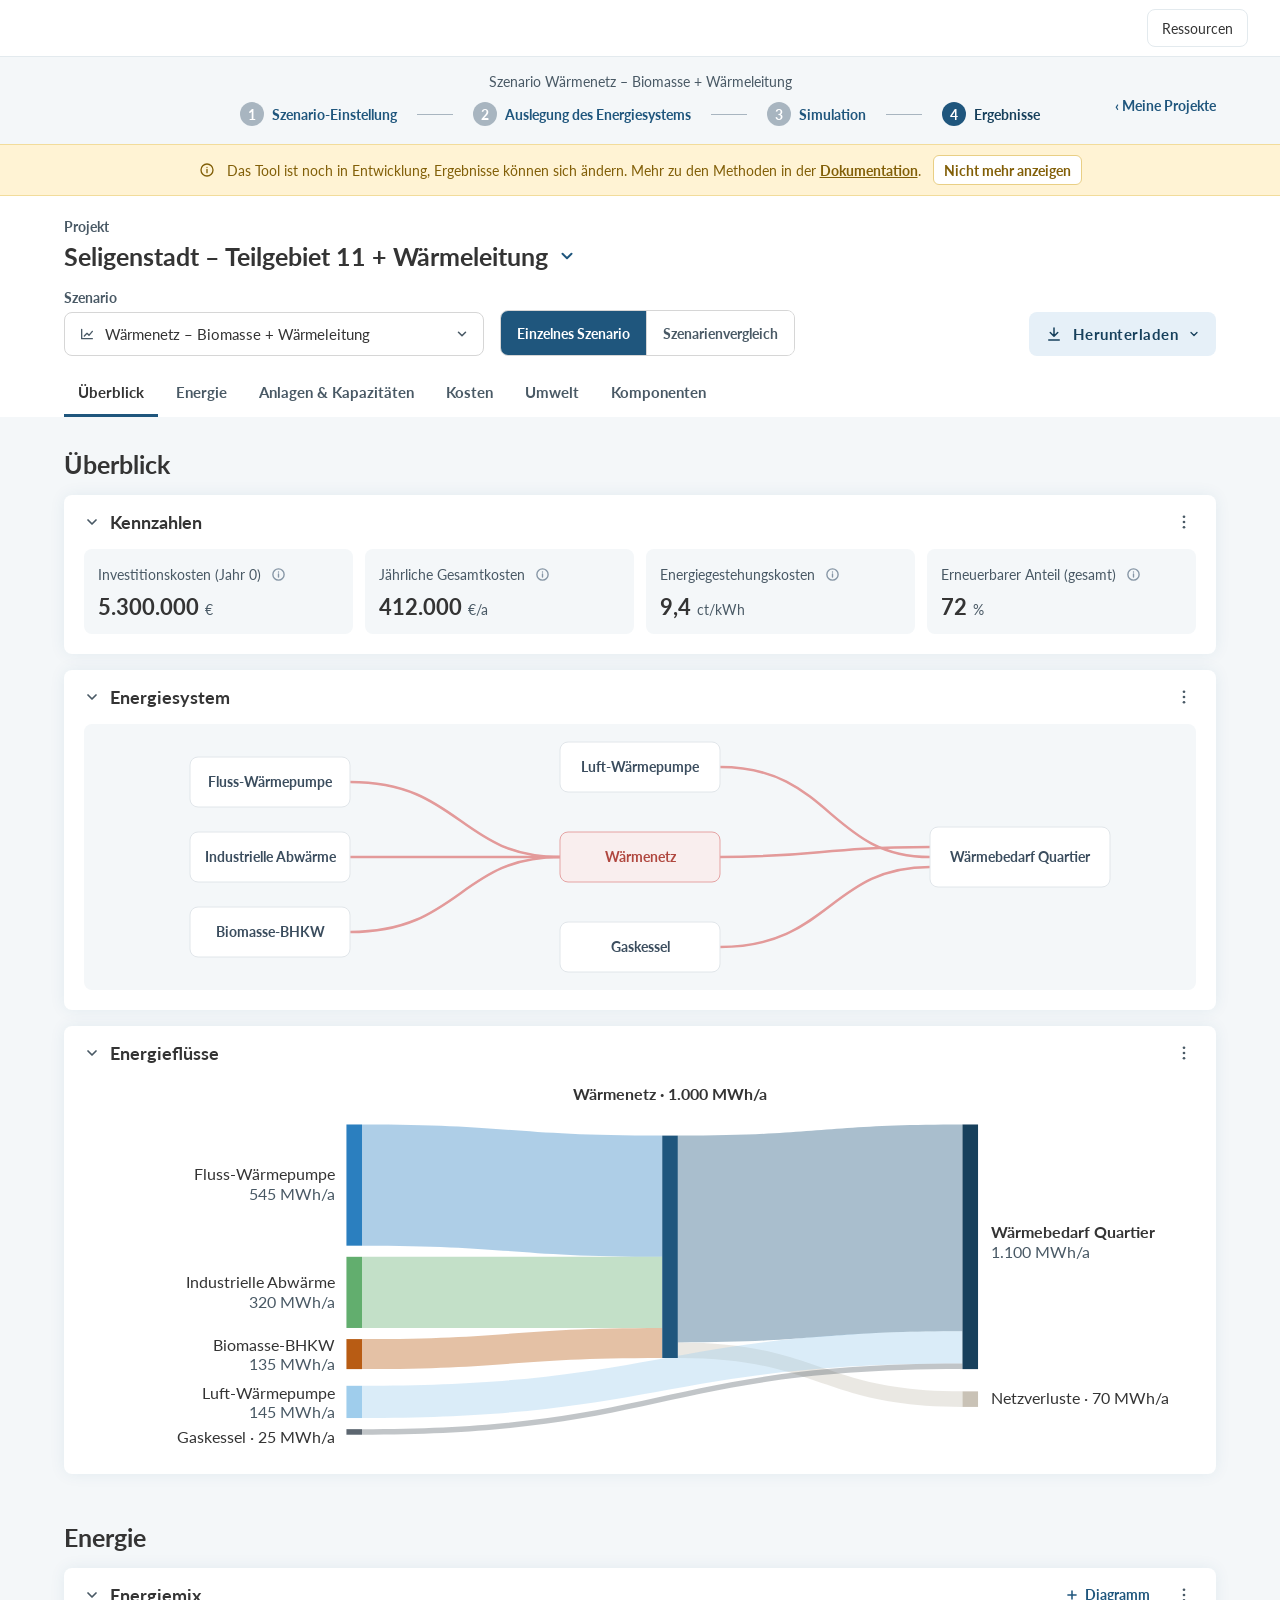
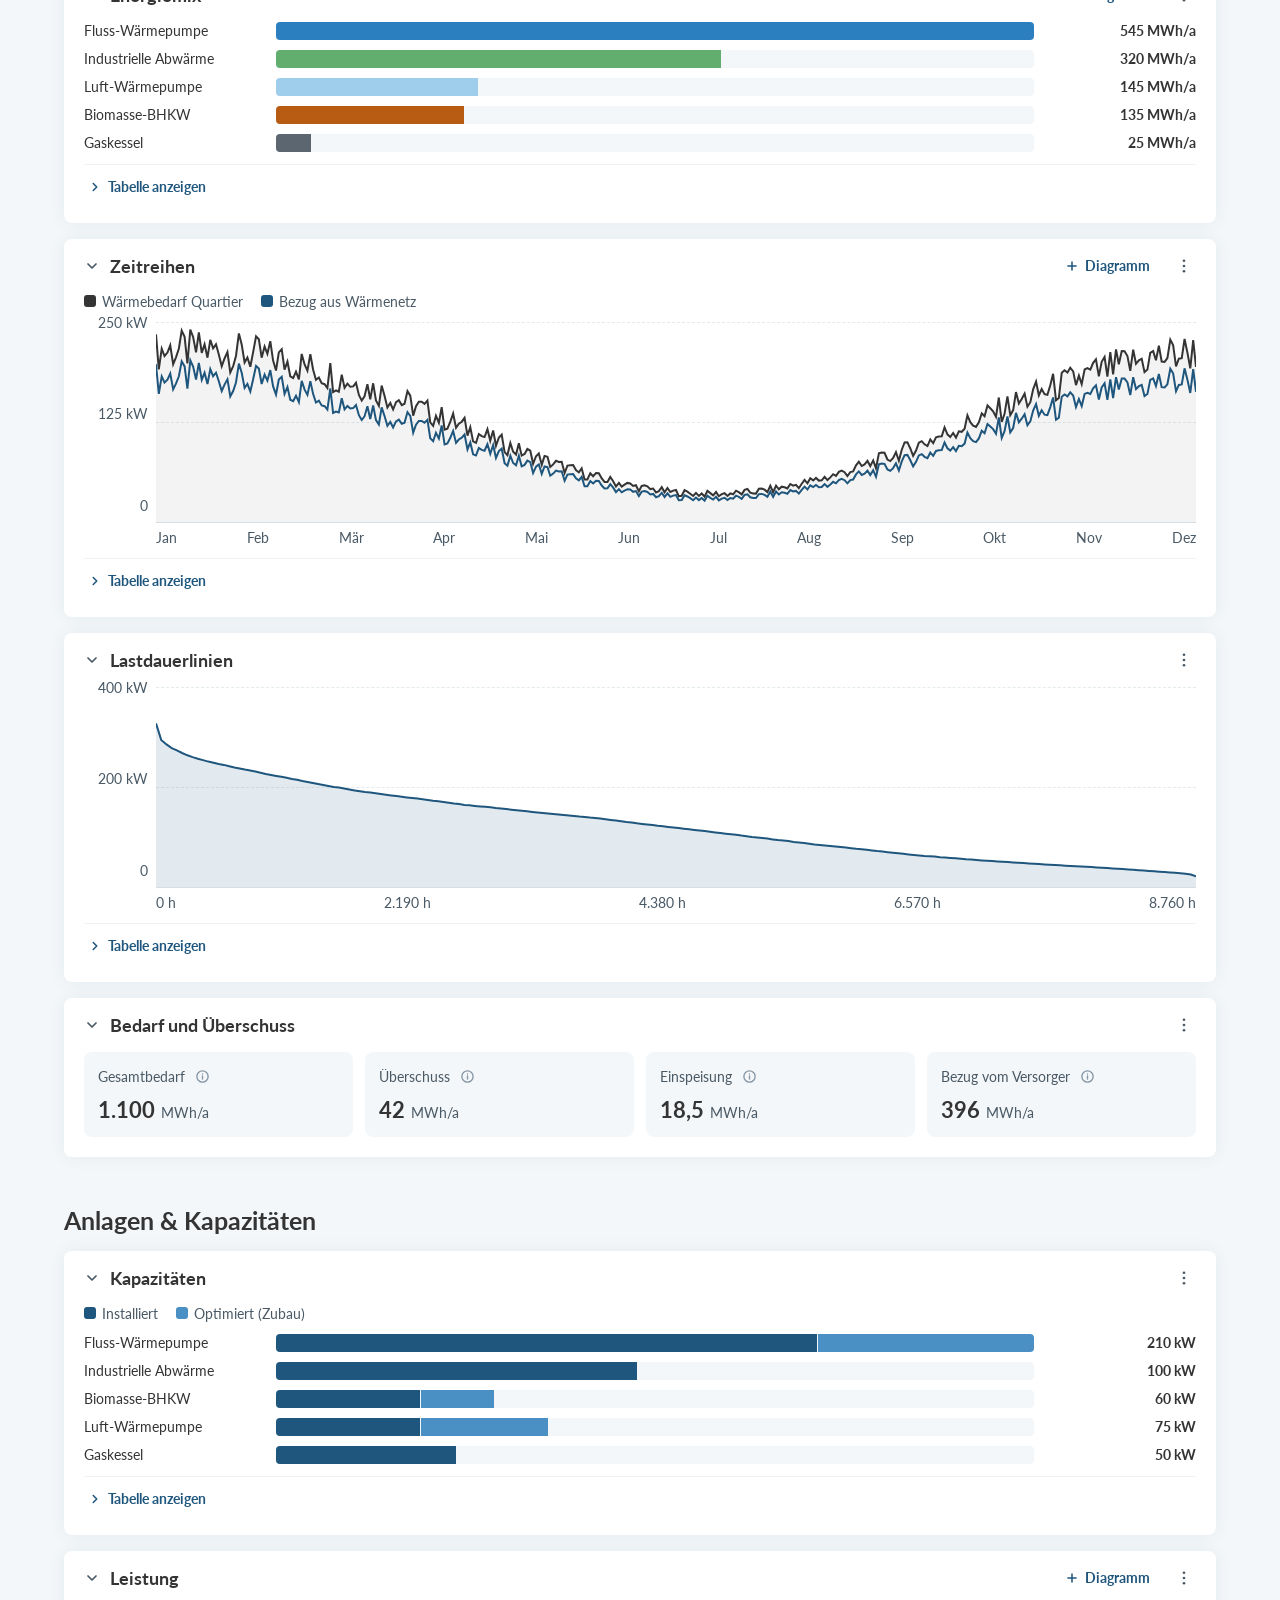
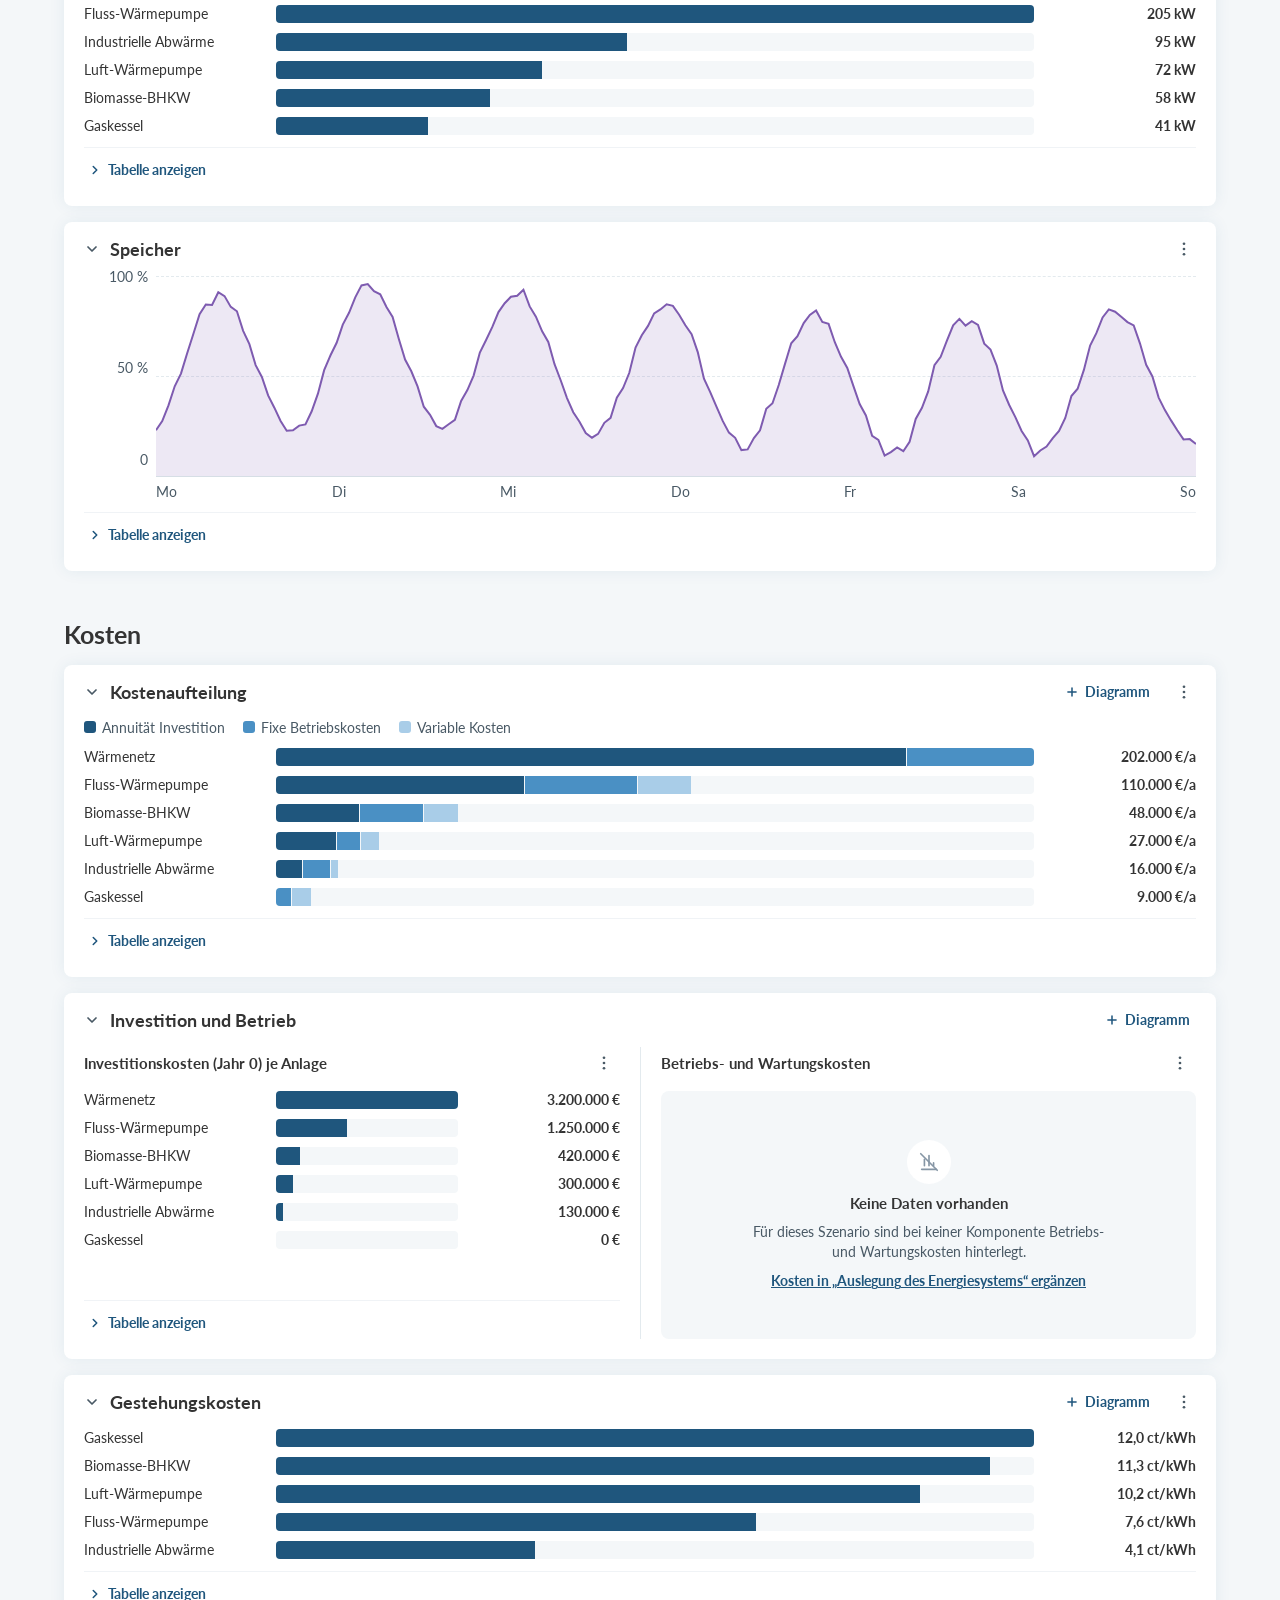
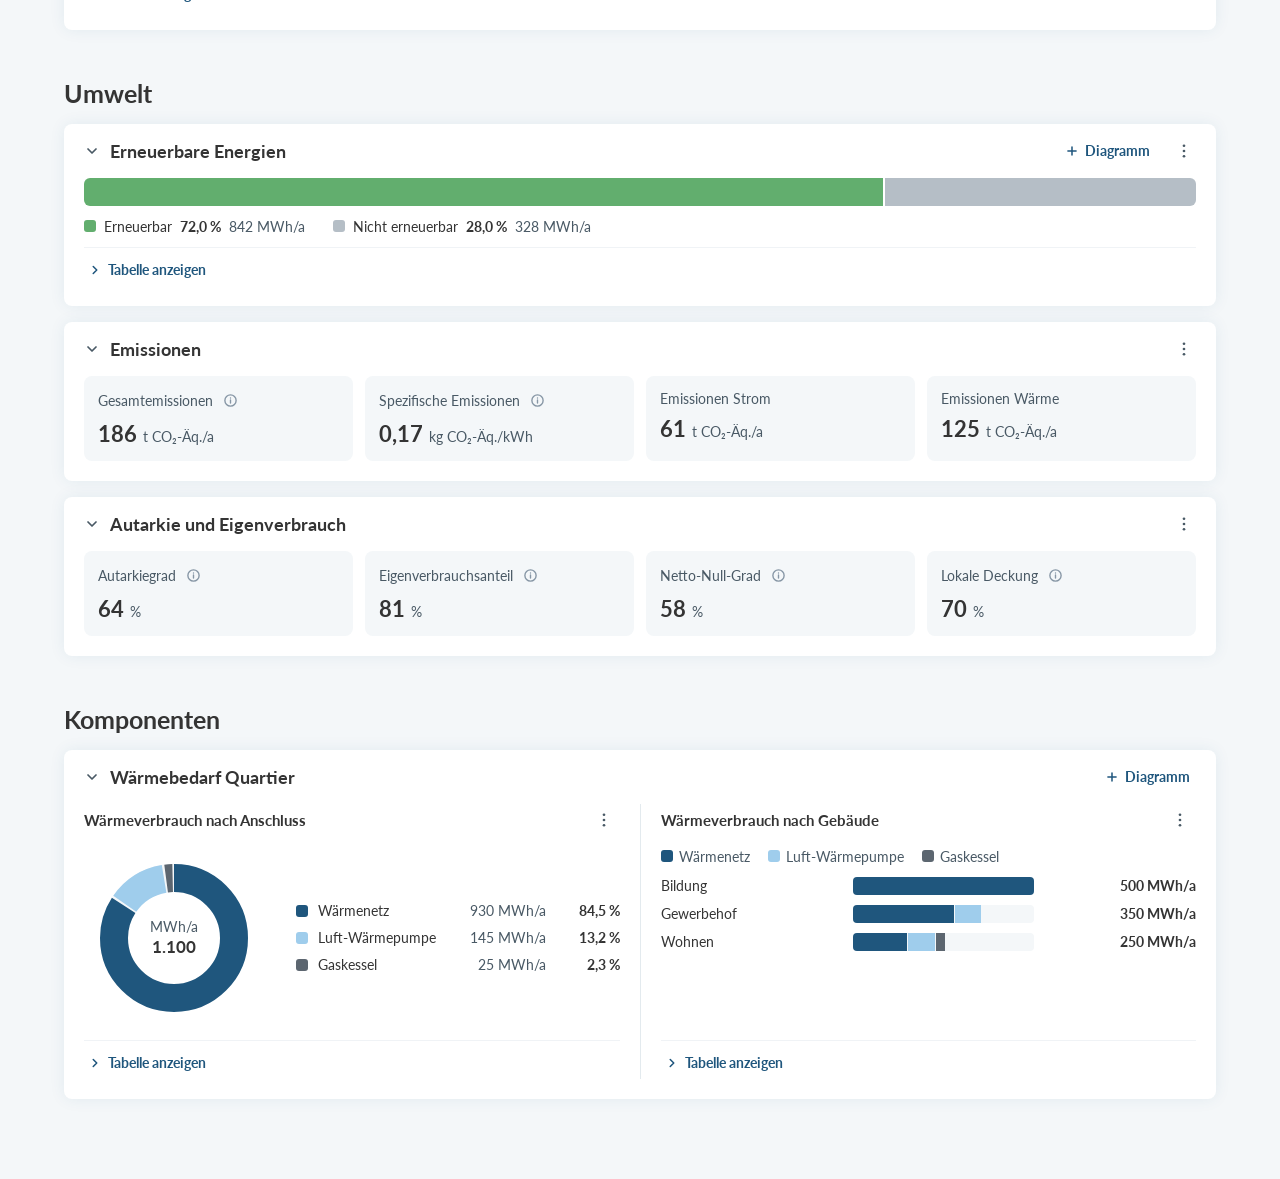
<file: index.html>
<!doctype html>
<html lang="de">
<head>
<meta charset="utf-8">
<meta name="viewport" content="width=device-width, initial-scale=1">
<meta http-equiv="refresh" content="0; url=single.html">
<title>open_plan – Ergebnisseite</title>
</head>
<body>
<p><a href="single.html">Einzelszenario</a> · <a href="compare.html">Vergleich</a></p>
</body>
</html>
</file>
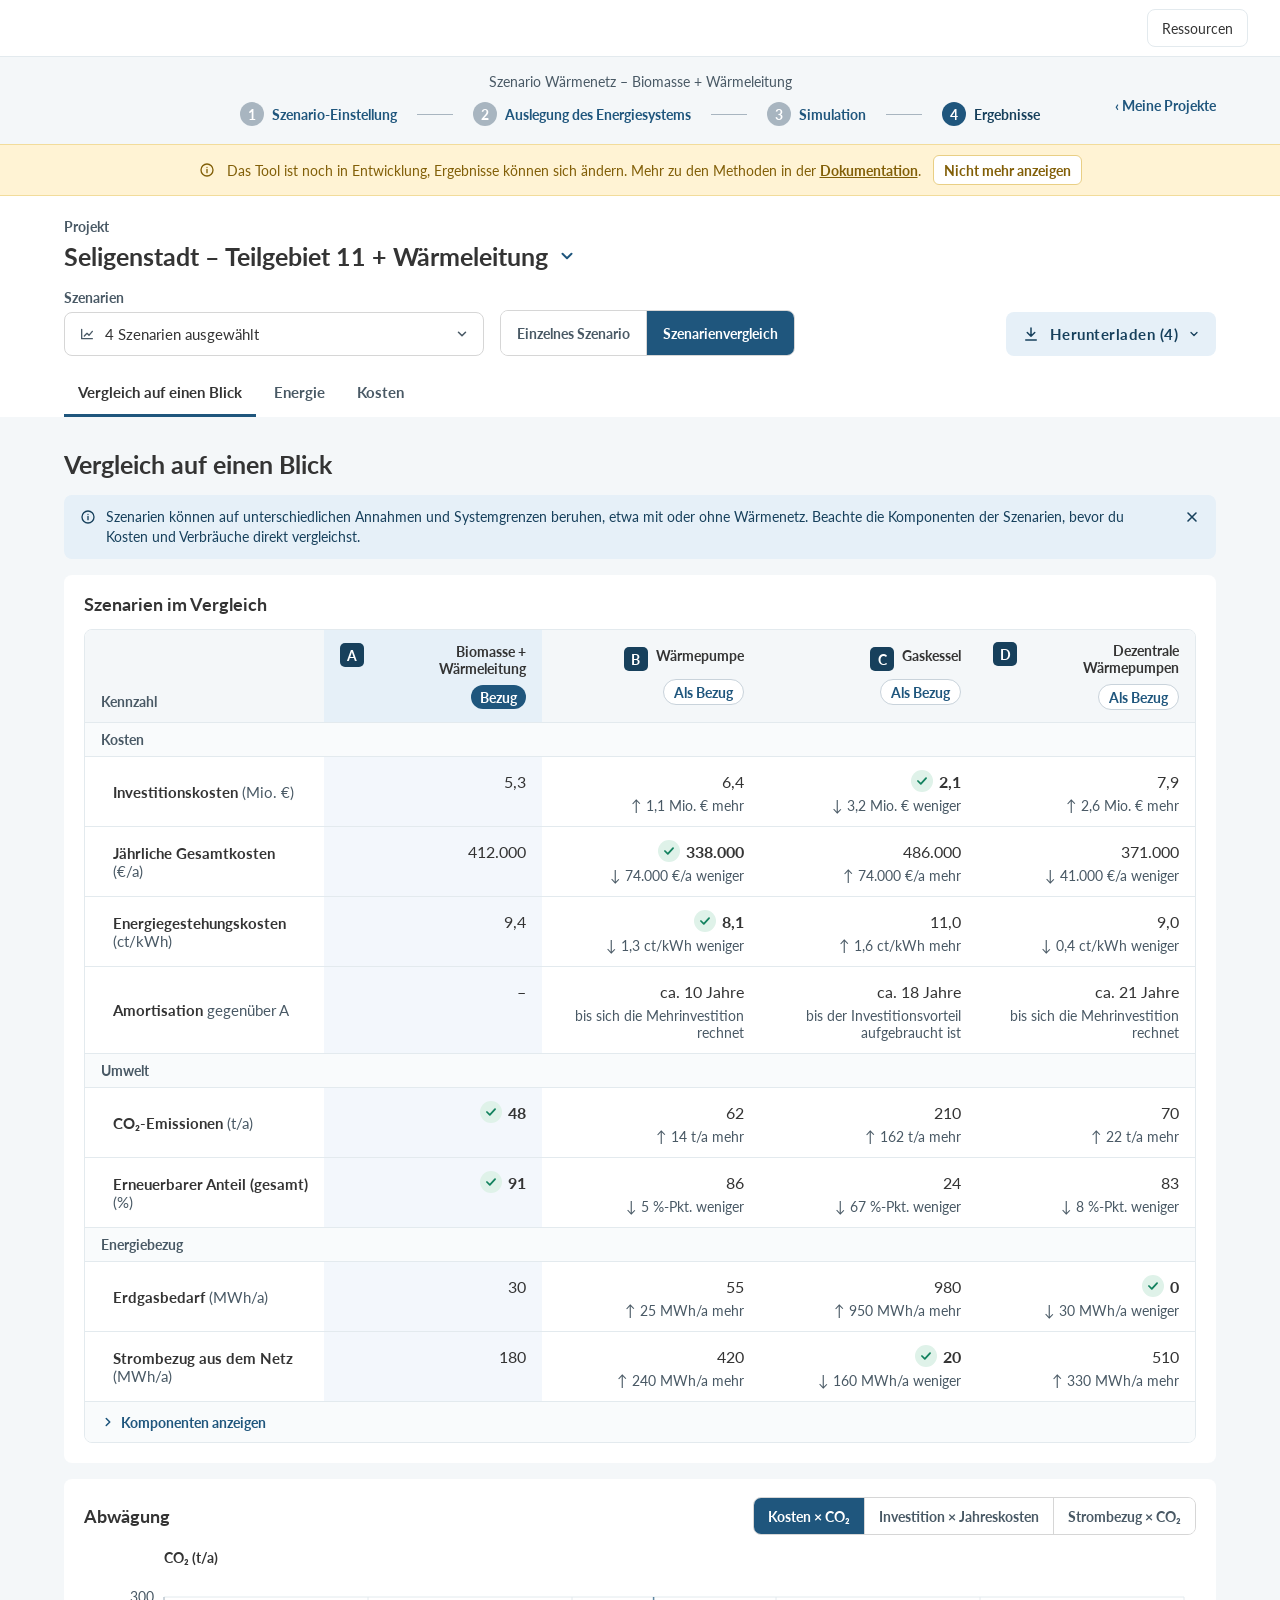
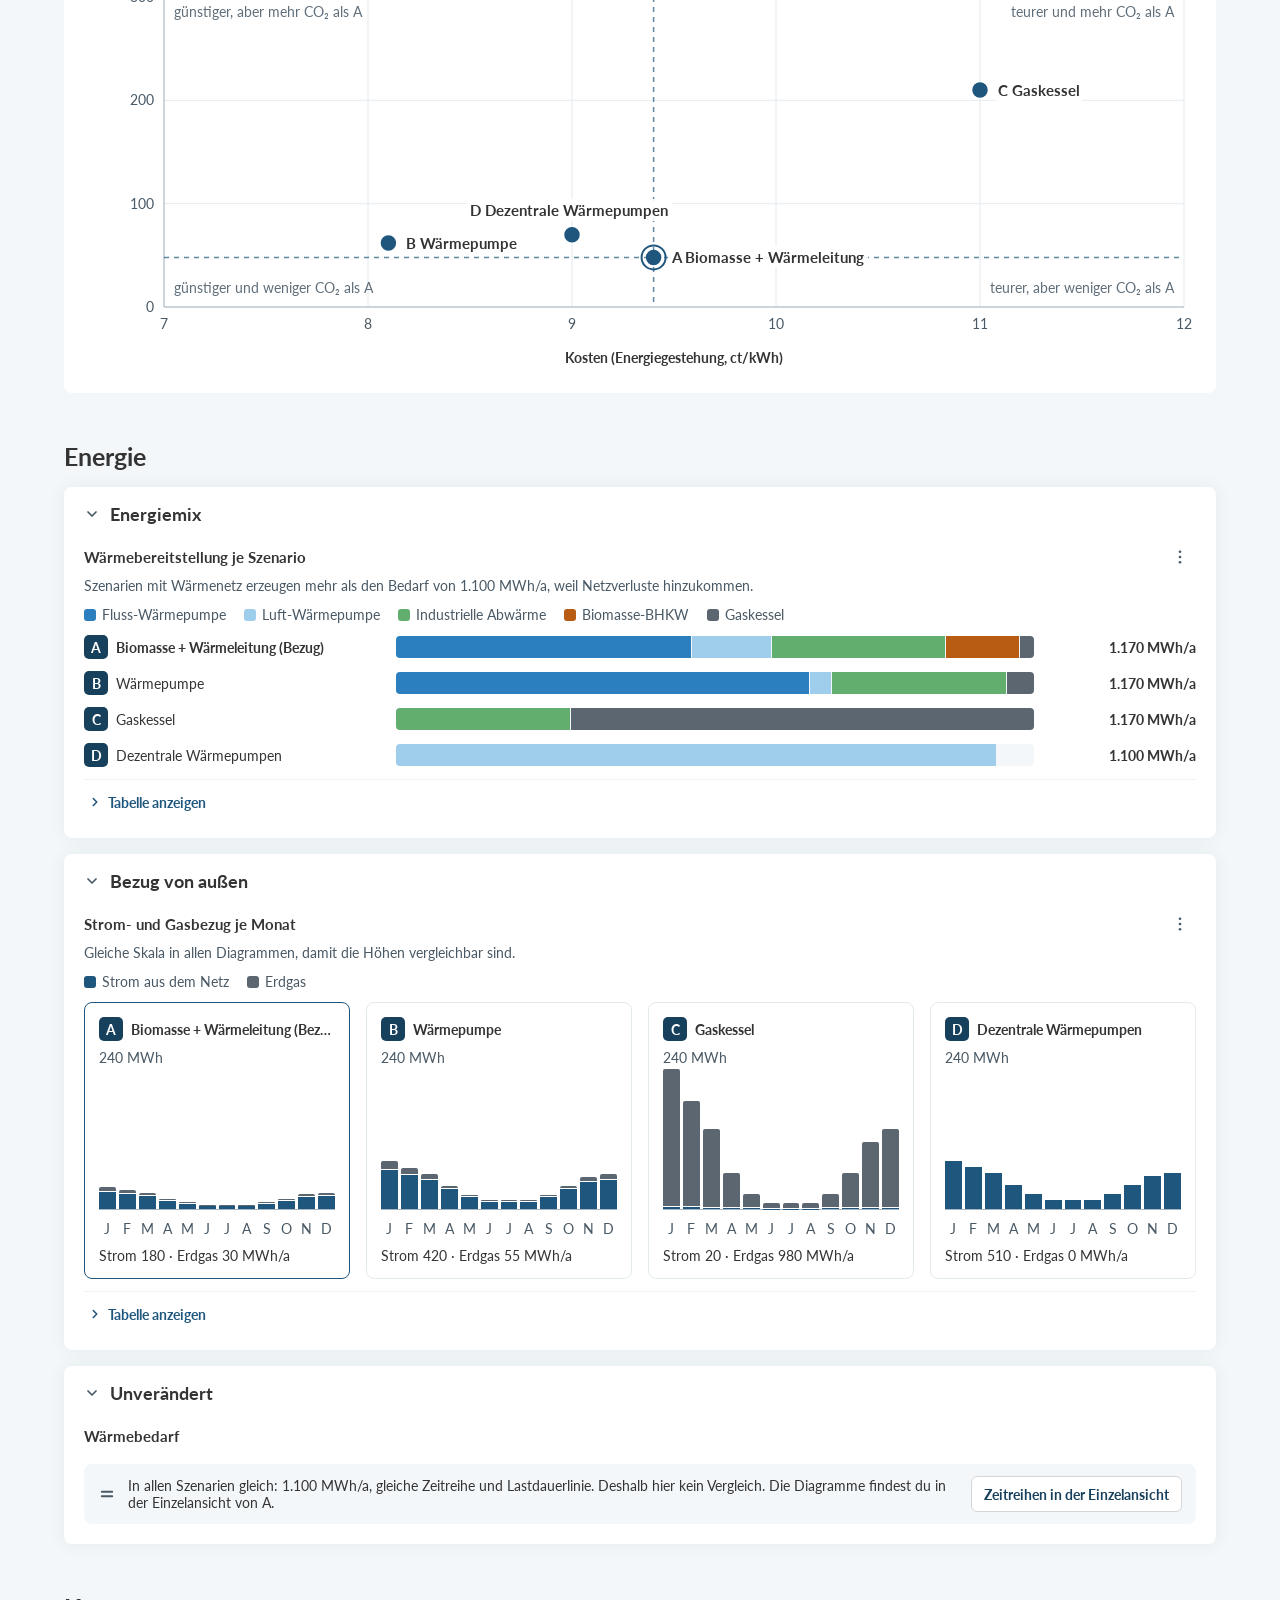
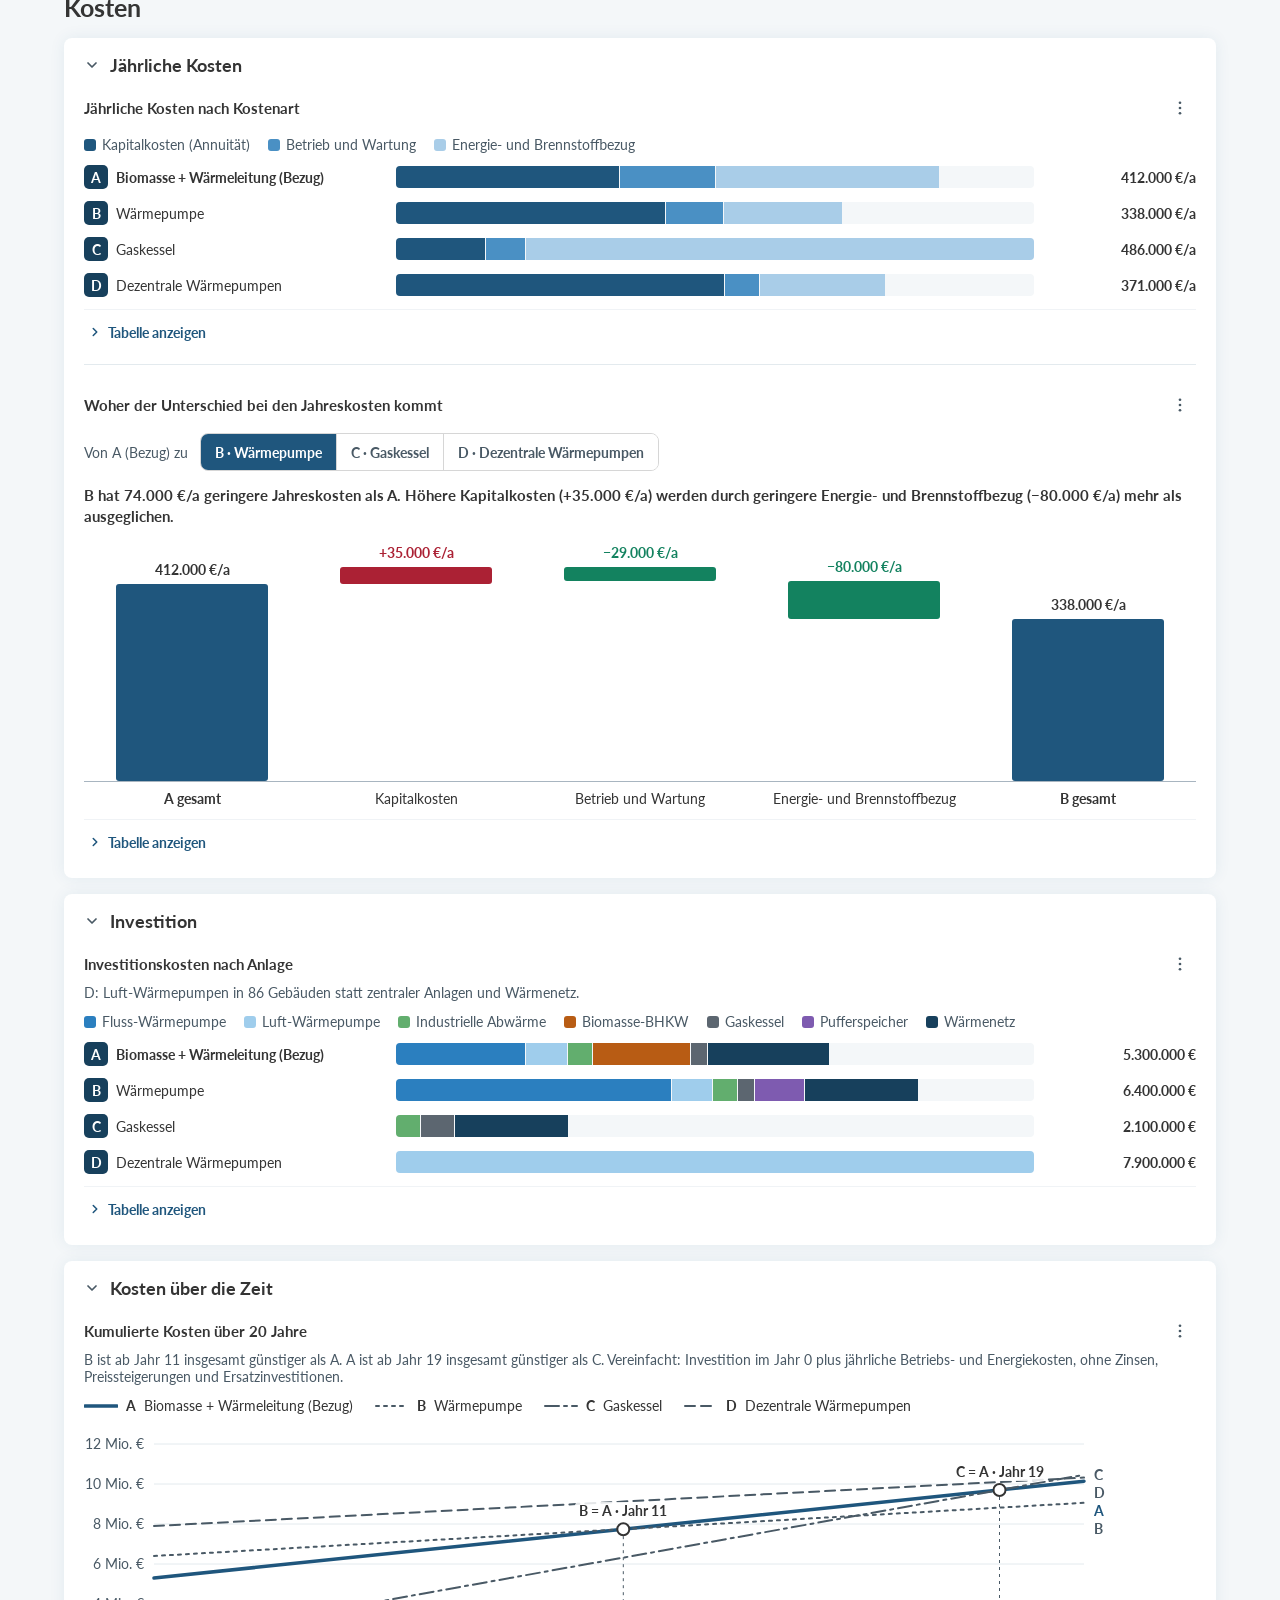
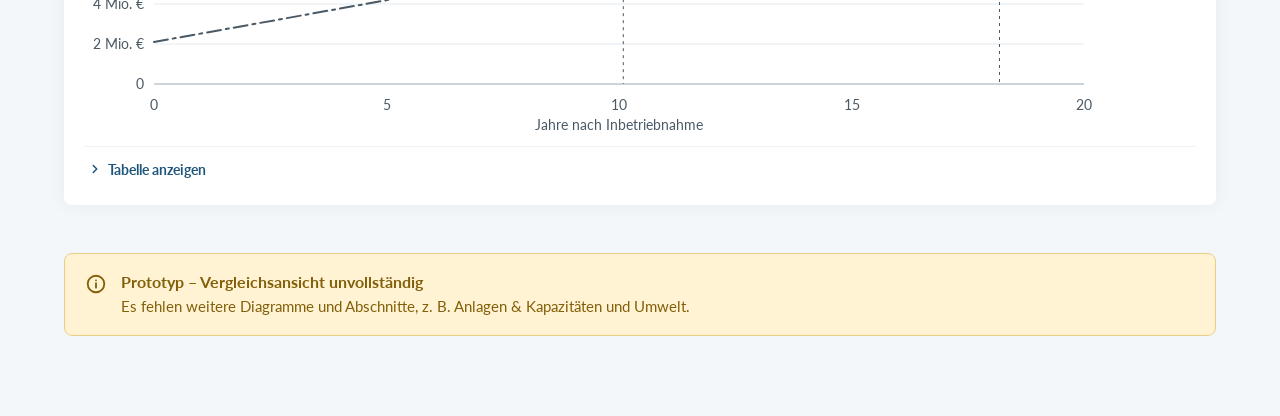
<file: compare.html>
<!doctype html>
<html lang="de">
<head>
  <meta charset="utf-8">
  <meta name="viewport" content="width=device-width, initial-scale=1">
  <title>Ergebnisse – Szenarienvergleich</title>
  <link href="https://fonts.googleapis.com/css2?family=Lato:wght@400;700;900&display=swap" rel="stylesheet">
  <!-- NEW: compiled from results.scss -->
  <link href="results.css" rel="stylesheet">
  <style>
    /* EXISTING APP (stand-in): navbar and step area. Not part of the handover. */
    body { margin: 0; background: #F4F7F9; font-family: Lato, Arial, Helvetica, sans-serif; color: #343434; }
    .standin-nav { height: 56px; display: flex; align-items: center; justify-content: flex-end; padding: 0 32px; background: #fff; border-bottom: 1px solid #E3EAEE; }
    .standin-nav span { height: 36px; padding: 0 14px; border: 1px solid #E3EAEE; border-radius: 8px; display: flex; align-items: center; font-size: 14px; }
    .standin-steps { position: relative; display: flex; flex-direction: column; align-items: center; gap: 12px; padding: 16px 64px 18px; background: #F4F7F9; }
    .standin-steps__scenario { font-size: 14px; color: #495965; }
    .standin-steps__list { display: flex; align-items: center; gap: 20px; font-size: 14px; font-weight: 700; }
    .standin-steps__list a { display: flex; align-items: center; gap: 8px; color: #1F567D; text-decoration: none; }
    .standin-steps__list a[aria-current] { color: #17405C; }
    .standin-steps__list b { width: 24px; height: 24px; border-radius: 12px; background: #A8B5C0; color: #fff; display: flex; align-items: center; justify-content: center; }
    .standin-steps__list a[aria-current] b { background: #1F567D; }
    .standin-steps__line { width: 36px; height: 1px; background: #A8B5C0; }
    .standin-steps__back { position: absolute; right: 64px; top: 40px; font-size: 14px; font-weight: 700; color: #1F567D; text-decoration: none; }
  </style>
</head>
<body>
  <!-- ===================================================================================
       EXISTING APP (stand-in): navbar and step area (scenario/scenario_progression.html).
       =================================================================================== -->
  <div class="standin-nav"><span>Ressourcen</span></div>
  <div class="standin-steps">
    <div class="standin-steps__scenario">Szenario Wärmenetz – Biomasse + Wärmeleitung</div>
    <div class="standin-steps__list">
      <a href="#"><b>1</b>Szenario-Einstellung</a><span class="standin-steps__line"></span>
      <a href="#"><b>2</b>Auslegung des Energiesystems</a><span class="standin-steps__line"></span>
      <a href="#"><b>3</b>Simulation</a><span class="standin-steps__line"></span>
      <a href="#" aria-current="step"><b>4</b>Ergebnisse</a>
    </div>
    <a class="standin-steps__back" href="#">‹ Meine Projekte</a>
  </div>

  <!-- ===================================================================================
       NEW: results page. The markup inside the [data-r-*] containers is generated by
       results.js from RESULTS_DATA (part 0) and redrawn on every change. It is written out
       here too, so the structure can be read without running the page.
       =================================================================================== -->
  <div class="r-page" data-r-page="compare">

    <!-- Development notice + project title (scrolls away) -->
    <div data-r-top>
      <div class="r-notice" role="note">
        <svg width="16" height="16" viewBox="0 0 24 24" fill="none" stroke="currentColor" stroke-width="2" stroke-linecap="round" stroke-linejoin="round" aria-hidden="true"><circle cx="12" cy="12" r="9"></circle><path d="M12 11v5M12 8h.01"></path></svg><span>Das Tool ist noch in Entwicklung, Ergebnisse können sich ändern. Mehr zu den Methoden in der
        <a class="r-notice__link" href="#">Dokumentation</a>
        .</span>
        <button type="button" class="r-notice__dismiss" data-k="notice">Nicht mehr anzeigen</button>
      </div>
      <div class="r-title">
        <div class="r-title__inner">
          <div class="r-title__label">
            Projekt
          </div>
          <button type="button" class="r-title__toggle" aria-haspopup="listbox" aria-expanded="false" title="Projekt wechseln" data-k="project"><span>Seligenstadt – Teilgebiet 11 + Wärmeleitung</span><svg width="18" height="18" viewBox="0 0 24 24" fill="none" stroke="currentColor" stroke-width="2.6" stroke-linecap="round" stroke-linejoin="round" aria-hidden="true"><path d="M6 9l6 6 6-6"></path></svg></button>
        </div>
      </div>
    </div>

    <!-- Filter bar: scenario field, view switch, download, section tabs -->
    <div data-r-bar>
      <div class="r-bar">
        <div class="r-bar__inner">
          <div class="r-bar__field">
            <div class="r-bar__label">
              Szenarien
            </div>
            <button type="button" class="r-bar__select" aria-haspopup="listbox" aria-expanded="false" aria-label="Szenarien" data-k="scenario"><span class="r-bar__select-text"><svg width="16" height="16" viewBox="0 0 24 24" fill="none" stroke="currentColor" stroke-width="2" stroke-linecap="round" stroke-linejoin="round" aria-hidden="true"><path d="M4 19V5M4 19h16M8 15l4-4 3 3 5-6"></path></svg><span>4 Szenarien ausgewählt</span></span><svg width="14" height="14" viewBox="0 0 24 24" fill="none" stroke="currentColor" stroke-width="2.6" stroke-linecap="round" stroke-linejoin="round" aria-hidden="true"><path d="M6 9l6 6 6-6"></path></svg></button>
          </div>
          <nav class="r-bar__view" aria-label="Ansicht">
            <a class="r-bar__view-link" href="single.html">Einzelnes Szenario</a>
            <a class="r-bar__view-link" href="compare.html" aria-current="page">Szenarienvergleich</a>
          </nav>
          <div class="r-bar__export">
            <button type="button" class="r-bar__export-btn" aria-haspopup="menu" aria-expanded="false" title="Herunterladen" data-k="export"><svg width="18" height="18" viewBox="0 0 24 24" fill="none" stroke="currentColor" stroke-width="2" stroke-linecap="round" stroke-linejoin="round" aria-hidden="true"><path d="M12 4v11M7 10l5 5 5-5M5 20h14"></path></svg><span>Herunterladen (4)</span><svg width="12" height="12" viewBox="0 0 24 24" fill="none" stroke="currentColor" stroke-width="2.6" stroke-linecap="round" stroke-linejoin="round" aria-hidden="true"><path d="M6 9l6 6 6-6"></path></svg></button>
          </div>
          <div class="r-bar__nav">
            <nav class="r-bar__tabs" aria-label="Abschnitte" data-r-tabs>
              <a class="r-bar__tab" href="#overview" data-r-jump="overview" aria-current="location" title="Vergleich auf einen Blick">Vergleich auf einen Blick</a>
              <a class="r-bar__tab" href="#energy" data-r-jump="energy" title="Energie">Energie</a>
              <a class="r-bar__tab" href="#costs" data-r-jump="costs" title="Kosten">Kosten</a>
            </nav>
          </div>
        </div>
      </div>
    </div>

    <!-- Content: sections > subsection cards > charts -->
    <main class="r-content" data-r-content>
      <section class="r-section" aria-labelledby="overview">
        <h2 class="r-section__title" id="overview">
          Vergleich auf einen Blick
        </h2>
        <div class="r-hint" role="note">
          <svg width="16" height="16" viewBox="0 0 24 24" fill="none" stroke="currentColor" stroke-width="2" stroke-linecap="round" stroke-linejoin="round" aria-hidden="true"><circle cx="12" cy="12" r="9"></circle><path d="M12 11v5M12 8h.01"></path></svg><span>Szenarien können auf unterschiedlichen Annahmen und Systemgrenzen beruhen, etwa mit oder ohne Wärmenetz. Beachte die Komponenten der Szenarien, bevor du Kosten und Verbräuche direkt vergleichst.</span>
          <button type="button" class="r-hint__close" aria-label="Hinweis ausblenden" title="Hinweis ausblenden" data-k="hint"><svg width="16" height="16" viewBox="0 0 24 24" fill="none" stroke="currentColor" stroke-width="2.4" stroke-linecap="round" aria-hidden="true"><path d="M6 6l12 12M18 6L6 18"></path></svg></button>
        </div>
        <div class="r-panel">
          <div class="r-panel__head">
            <h3 class="r-panel__title">
              Szenarien im Vergleich
            </h3>
          </div>
          <div class="r-panel__body">
            <div class="r-matrix" role="table" aria-label="Szenarien im Vergleich">
              <div class="r-matrix__row r-matrix__row--head" role="row" style="grid-template-columns: minmax(200px, 1.1fr) repeat(4, minmax(0, 1fr))">
                <div class="r-matrix__corner" role="columnheader">
                  Kennzahl
                </div>
                <div class="r-matrix__head is-ref" role="columnheader">
                  <div class="r-matrix__scen">
                    <span class="r-letter" aria-hidden="true">A</span><span><span class="r-sr-only">Szenario A: </span>Biomasse + Wärmeleitung</span>
                  </div>
                  <span class="r-badge" tabindex="-1" data-k="ref-A">Bezug</span>
                </div>
                <div class="r-matrix__head" role="columnheader">
                  <div class="r-matrix__scen">
                    <span class="r-letter" aria-hidden="true">B</span><span><span class="r-sr-only">Szenario B: </span>Wärmepumpe</span>
                  </div>
                  <button type="button" class="r-matrix__make-ref" aria-label="Szenario B als Bezug verwenden" data-k="ref-B">Als Bezug</button>
                </div>
                <div class="r-matrix__head" role="columnheader">
                  <div class="r-matrix__scen">
                    <span class="r-letter" aria-hidden="true">C</span><span><span class="r-sr-only">Szenario C: </span>Gaskessel</span>
                  </div>
                  <button type="button" class="r-matrix__make-ref" aria-label="Szenario C als Bezug verwenden" data-k="ref-C">Als Bezug</button>
                </div>
                <div class="r-matrix__head" role="columnheader">
                  <div class="r-matrix__scen">
                    <span class="r-letter" aria-hidden="true">D</span><span><span class="r-sr-only">Szenario D: </span>Dezentrale Wärmepumpen</span>
                  </div>
                  <button type="button" class="r-matrix__make-ref" aria-label="Szenario D als Bezug verwenden" data-k="ref-D">Als Bezug</button>
                </div>
              </div>
              <div class="r-matrix__row r-matrix__row--group" role="row" style="grid-template-columns: minmax(200px, 1.1fr) repeat(4, minmax(0, 1fr))">
                <div class="r-matrix__group" role="rowheader">
                  Kosten
                </div>
              </div>
              <div class="r-matrix__row" role="row" style="grid-template-columns: minmax(200px, 1.1fr) repeat(4, minmax(0, 1fr))">
                <div class="r-matrix__label" role="rowheader">
                  <span><strong>Investitionskosten</strong> <span class="r-matrix__unit">(Mio. €)</span></span>
                </div>
                <div class="r-matrix__cell is-ref" role="cell">
                  <div class="r-matrix__value">
                    <span class="r-matrix__num">5,3</span>
                  </div>
                  <span class="r-matrix__delta"></span>
                </div>
                <div class="r-matrix__cell" role="cell">
                  <div class="r-matrix__value">
                    <span class="r-matrix__num">6,4</span>
                  </div>
                  <span class="r-matrix__delta">↑ 1,1 Mio. € mehr</span>
                </div>
                <div class="r-matrix__cell" role="cell">
                  <div class="r-matrix__value">
                    <span class="r-best" aria-hidden="true"><svg width="14" height="14" viewBox="0 0 24 24" fill="none" stroke="currentColor" stroke-width="3" stroke-linecap="round" stroke-linejoin="round" aria-hidden="true"><path d="M5 12l5 5 9-10"></path></svg></span><span class="r-sr-only">Bester Wert: </span><span class="r-matrix__num is-best">2,1</span>
                  </div>
                  <span class="r-matrix__delta">↓ 3,2 Mio. € weniger</span>
                </div>
                <div class="r-matrix__cell" role="cell">
                  <div class="r-matrix__value">
                    <span class="r-matrix__num">7,9</span>
                  </div>
                  <span class="r-matrix__delta">↑ 2,6 Mio. € mehr</span>
                </div>
              </div>
              <div class="r-matrix__row" role="row" style="grid-template-columns: minmax(200px, 1.1fr) repeat(4, minmax(0, 1fr))">
                <div class="r-matrix__label" role="rowheader">
                  <span><strong>Jährliche Gesamtkosten</strong> <span class="r-matrix__unit">(€/a)</span></span>
                </div>
                <div class="r-matrix__cell is-ref" role="cell">
                  <div class="r-matrix__value">
                    <span class="r-matrix__num">412.000</span>
                  </div>
                  <span class="r-matrix__delta"></span>
                </div>
                <div class="r-matrix__cell" role="cell">
                  <div class="r-matrix__value">
                    <span class="r-best" aria-hidden="true"><svg width="14" height="14" viewBox="0 0 24 24" fill="none" stroke="currentColor" stroke-width="3" stroke-linecap="round" stroke-linejoin="round" aria-hidden="true"><path d="M5 12l5 5 9-10"></path></svg></span><span class="r-sr-only">Bester Wert: </span><span class="r-matrix__num is-best">338.000</span>
                  </div>
                  <span class="r-matrix__delta">↓ 74.000 €/a weniger</span>
                </div>
                <div class="r-matrix__cell" role="cell">
                  <div class="r-matrix__value">
                    <span class="r-matrix__num">486.000</span>
                  </div>
                  <span class="r-matrix__delta">↑ 74.000 €/a mehr</span>
                </div>
                <div class="r-matrix__cell" role="cell">
                  <div class="r-matrix__value">
                    <span class="r-matrix__num">371.000</span>
                  </div>
                  <span class="r-matrix__delta">↓ 41.000 €/a weniger</span>
                </div>
              </div>
              <div class="r-matrix__row" role="row" style="grid-template-columns: minmax(200px, 1.1fr) repeat(4, minmax(0, 1fr))">
                <div class="r-matrix__label" role="rowheader">
                  <span><strong>Energiegestehungskosten</strong> <span class="r-matrix__unit">(ct/kWh)</span></span>
                </div>
                <div class="r-matrix__cell is-ref" role="cell">
                  <div class="r-matrix__value">
                    <span class="r-matrix__num">9,4</span>
                  </div>
                  <span class="r-matrix__delta"></span>
                </div>
                <div class="r-matrix__cell" role="cell">
                  <div class="r-matrix__value">
                    <span class="r-best" aria-hidden="true"><svg width="14" height="14" viewBox="0 0 24 24" fill="none" stroke="currentColor" stroke-width="3" stroke-linecap="round" stroke-linejoin="round" aria-hidden="true"><path d="M5 12l5 5 9-10"></path></svg></span><span class="r-sr-only">Bester Wert: </span><span class="r-matrix__num is-best">8,1</span>
                  </div>
                  <span class="r-matrix__delta">↓ 1,3 ct/kWh weniger</span>
                </div>
                <div class="r-matrix__cell" role="cell">
                  <div class="r-matrix__value">
                    <span class="r-matrix__num">11,0</span>
                  </div>
                  <span class="r-matrix__delta">↑ 1,6 ct/kWh mehr</span>
                </div>
                <div class="r-matrix__cell" role="cell">
                  <div class="r-matrix__value">
                    <span class="r-matrix__num">9,0</span>
                  </div>
                  <span class="r-matrix__delta">↓ 0,4 ct/kWh weniger</span>
                </div>
              </div>
              <div class="r-matrix__row" role="row" style="grid-template-columns: minmax(200px, 1.1fr) repeat(4, minmax(0, 1fr))">
                <div class="r-matrix__label" role="rowheader">
                  <span><strong>Amortisation</strong> <span class="r-matrix__unit">gegenüber A</span></span>
                </div>
                <div class="r-matrix__cell is-ref" role="cell">
                  <div class="r-matrix__value">
                    <span class="r-matrix__num">–</span>
                  </div>
                  <span class="r-matrix__delta"></span>
                </div>
                <div class="r-matrix__cell" role="cell">
                  <div class="r-matrix__value">
                    <span class="r-matrix__num">ca. 10 Jahre</span>
                  </div>
                  <span class="r-matrix__delta">bis sich die Mehrinvestition rechnet</span>
                </div>
                <div class="r-matrix__cell" role="cell">
                  <div class="r-matrix__value">
                    <span class="r-matrix__num">ca. 18 Jahre</span>
                  </div>
                  <span class="r-matrix__delta">bis der Investitionsvorteil aufgebraucht ist</span>
                </div>
                <div class="r-matrix__cell" role="cell">
                  <div class="r-matrix__value">
                    <span class="r-matrix__num">ca. 21 Jahre</span>
                  </div>
                  <span class="r-matrix__delta">bis sich die Mehrinvestition rechnet</span>
                </div>
              </div>
              <div class="r-matrix__row r-matrix__row--group" role="row" style="grid-template-columns: minmax(200px, 1.1fr) repeat(4, minmax(0, 1fr))">
                <div class="r-matrix__group" role="rowheader">
                  Umwelt
                </div>
              </div>
              <div class="r-matrix__row" role="row" style="grid-template-columns: minmax(200px, 1.1fr) repeat(4, minmax(0, 1fr))">
                <div class="r-matrix__label" role="rowheader">
                  <span><strong>CO₂-Emissionen</strong> <span class="r-matrix__unit">(t/a)</span></span>
                </div>
                <div class="r-matrix__cell is-ref" role="cell">
                  <div class="r-matrix__value">
                    <span class="r-best" aria-hidden="true"><svg width="14" height="14" viewBox="0 0 24 24" fill="none" stroke="currentColor" stroke-width="3" stroke-linecap="round" stroke-linejoin="round" aria-hidden="true"><path d="M5 12l5 5 9-10"></path></svg></span><span class="r-sr-only">Bester Wert: </span><span class="r-matrix__num is-best">48</span>
                  </div>
                  <span class="r-matrix__delta"></span>
                </div>
                <div class="r-matrix__cell" role="cell">
                  <div class="r-matrix__value">
                    <span class="r-matrix__num">62</span>
                  </div>
                  <span class="r-matrix__delta">↑ 14 t/a mehr</span>
                </div>
                <div class="r-matrix__cell" role="cell">
                  <div class="r-matrix__value">
                    <span class="r-matrix__num">210</span>
                  </div>
                  <span class="r-matrix__delta">↑ 162 t/a mehr</span>
                </div>
                <div class="r-matrix__cell" role="cell">
                  <div class="r-matrix__value">
                    <span class="r-matrix__num">70</span>
                  </div>
                  <span class="r-matrix__delta">↑ 22 t/a mehr</span>
                </div>
              </div>
              <div class="r-matrix__row" role="row" style="grid-template-columns: minmax(200px, 1.1fr) repeat(4, minmax(0, 1fr))">
                <div class="r-matrix__label" role="rowheader">
                  <span><strong>Erneuerbarer Anteil (gesamt)</strong> <span class="r-matrix__unit">(%)</span></span>
                </div>
                <div class="r-matrix__cell is-ref" role="cell">
                  <div class="r-matrix__value">
                    <span class="r-best" aria-hidden="true"><svg width="14" height="14" viewBox="0 0 24 24" fill="none" stroke="currentColor" stroke-width="3" stroke-linecap="round" stroke-linejoin="round" aria-hidden="true"><path d="M5 12l5 5 9-10"></path></svg></span><span class="r-sr-only">Bester Wert: </span><span class="r-matrix__num is-best">91</span>
                  </div>
                  <span class="r-matrix__delta"></span>
                </div>
                <div class="r-matrix__cell" role="cell">
                  <div class="r-matrix__value">
                    <span class="r-matrix__num">86</span>
                  </div>
                  <span class="r-matrix__delta">↓ 5 %-Pkt. weniger</span>
                </div>
                <div class="r-matrix__cell" role="cell">
                  <div class="r-matrix__value">
                    <span class="r-matrix__num">24</span>
                  </div>
                  <span class="r-matrix__delta">↓ 67 %-Pkt. weniger</span>
                </div>
                <div class="r-matrix__cell" role="cell">
                  <div class="r-matrix__value">
                    <span class="r-matrix__num">83</span>
                  </div>
                  <span class="r-matrix__delta">↓ 8 %-Pkt. weniger</span>
                </div>
              </div>
              <div class="r-matrix__row r-matrix__row--group" role="row" style="grid-template-columns: minmax(200px, 1.1fr) repeat(4, minmax(0, 1fr))">
                <div class="r-matrix__group" role="rowheader">
                  Energiebezug
                </div>
              </div>
              <div class="r-matrix__row" role="row" style="grid-template-columns: minmax(200px, 1.1fr) repeat(4, minmax(0, 1fr))">
                <div class="r-matrix__label" role="rowheader">
                  <span><strong>Erdgasbedarf</strong> <span class="r-matrix__unit">(MWh/a)</span></span>
                </div>
                <div class="r-matrix__cell is-ref" role="cell">
                  <div class="r-matrix__value">
                    <span class="r-matrix__num">30</span>
                  </div>
                  <span class="r-matrix__delta"></span>
                </div>
                <div class="r-matrix__cell" role="cell">
                  <div class="r-matrix__value">
                    <span class="r-matrix__num">55</span>
                  </div>
                  <span class="r-matrix__delta">↑ 25 MWh/a mehr</span>
                </div>
                <div class="r-matrix__cell" role="cell">
                  <div class="r-matrix__value">
                    <span class="r-matrix__num">980</span>
                  </div>
                  <span class="r-matrix__delta">↑ 950 MWh/a mehr</span>
                </div>
                <div class="r-matrix__cell" role="cell">
                  <div class="r-matrix__value">
                    <span class="r-best" aria-hidden="true"><svg width="14" height="14" viewBox="0 0 24 24" fill="none" stroke="currentColor" stroke-width="3" stroke-linecap="round" stroke-linejoin="round" aria-hidden="true"><path d="M5 12l5 5 9-10"></path></svg></span><span class="r-sr-only">Bester Wert: </span><span class="r-matrix__num is-best">0</span>
                  </div>
                  <span class="r-matrix__delta">↓ 30 MWh/a weniger</span>
                </div>
              </div>
              <div class="r-matrix__row" role="row" style="grid-template-columns: minmax(200px, 1.1fr) repeat(4, minmax(0, 1fr))">
                <div class="r-matrix__label" role="rowheader">
                  <span><strong>Strombezug aus dem Netz</strong> <span class="r-matrix__unit">(MWh/a)</span></span>
                </div>
                <div class="r-matrix__cell is-ref" role="cell">
                  <div class="r-matrix__value">
                    <span class="r-matrix__num">180</span>
                  </div>
                  <span class="r-matrix__delta"></span>
                </div>
                <div class="r-matrix__cell" role="cell">
                  <div class="r-matrix__value">
                    <span class="r-matrix__num">420</span>
                  </div>
                  <span class="r-matrix__delta">↑ 240 MWh/a mehr</span>
                </div>
                <div class="r-matrix__cell" role="cell">
                  <div class="r-matrix__value">
                    <span class="r-best" aria-hidden="true"><svg width="14" height="14" viewBox="0 0 24 24" fill="none" stroke="currentColor" stroke-width="3" stroke-linecap="round" stroke-linejoin="round" aria-hidden="true"><path d="M5 12l5 5 9-10"></path></svg></span><span class="r-sr-only">Bester Wert: </span><span class="r-matrix__num is-best">20</span>
                  </div>
                  <span class="r-matrix__delta">↓ 160 MWh/a weniger</span>
                </div>
                <div class="r-matrix__cell" role="cell">
                  <div class="r-matrix__value">
                    <span class="r-matrix__num">510</span>
                  </div>
                  <span class="r-matrix__delta">↑ 330 MWh/a mehr</span>
                </div>
              </div>
              <div class="r-matrix__row r-matrix__row--group" role="row" style="grid-template-columns: minmax(200px, 1.1fr) repeat(4, minmax(0, 1fr))">
                <div class="r-matrix__group r-matrix__group--btn" role="rowheader">
                  <button type="button" class="r-matrix__comps-toggle" aria-expanded="false" aria-controls="cmp-comps-row" data-k="comps"><svg class="r-chevron" width="14" height="14" viewBox="0 0 24 24" fill="none" stroke="currentColor" stroke-width="2.6" stroke-linecap="round" stroke-linejoin="round" aria-hidden="true"><path d="M9 6l6 6-6 6"></path></svg>Komponenten anzeigen</button>
                </div>
              </div>
            </div>
          </div>
        </div>
        <div class="r-panel">
          <div class="r-panel__head">
            <h3 class="r-panel__title">
              Abwägung
            </h3>
            <div class="r-segmented" role="group" aria-label="Größen für die Abwägung">
              <button type="button" class="r-segmented__btn" aria-pressed="true" data-k="pair-0">Kosten × CO₂</button>
              <button type="button" class="r-segmented__btn" aria-pressed="false" data-k="pair-1">Investition × Jahreskosten</button>
              <button type="button" class="r-segmented__btn" aria-pressed="false" data-k="pair-2">Strombezug × CO₂</button>
            </div>
          </div>
          <div class="r-panel__body r-panel__body--scroll">
            <div class="r-scatter" role="img" aria-label="Streudiagramm Kosten (Energiegestehung, ct/kWh) gegen CO₂ (t/a). A Biomasse + Wärmeleitung: 9,4 ct/kWh, 48 t/a; B Wärmepumpe: 8,1 ct/kWh, 62 t/a; C Gaskessel: 11,0 ct/kWh, 210 t/a; D Dezentrale Wärmepumpen: 9,0 ct/kWh, 70 t/a. Zielkonflikt zwischen B und A: B ist günstiger je kWh, A verursacht weniger CO₂.">
              <svg width="1140" height="424" viewBox="0 0 1140 424" aria-hidden="true"><g transform="translate(0 28)"><line x1="80.0" x2="80.0" y1="20" y2="330" stroke="#E3EAEE"></line><line x1="80" x2="1100" y1="330.0" y2="330.0" stroke="#E3EAEE"></line><line x1="284.0" x2="284.0" y1="20" y2="330" stroke="#E3EAEE"></line><line x1="80" x2="1100" y1="226.7" y2="226.7" stroke="#E3EAEE"></line><line x1="488.0" x2="488.0" y1="20" y2="330" stroke="#E3EAEE"></line><line x1="80" x2="1100" y1="123.3" y2="123.3" stroke="#E3EAEE"></line><line x1="692.0" x2="692.0" y1="20" y2="330" stroke="#E3EAEE"></line><line x1="80" x2="1100" y1="20.0" y2="20.0" stroke="#E3EAEE"></line><line x1="896.0" x2="896.0" y1="20" y2="330" stroke="#E3EAEE"></line><line x1="1100.0" x2="1100.0" y1="20" y2="330" stroke="#E3EAEE"></line><line x1="80" x2="1100" y1="330" y2="330" stroke="#A8B5C0"></line><line x1="80" x2="80" y1="20" y2="330" stroke="#A8B5C0"></line><line x1="569.6" x2="569.6" y1="20" y2="330" stroke="#1F567D" stroke-width="1.5" stroke-dasharray="5 5" opacity="0.7"></line><line x1="80" x2="1100" y1="280.4" y2="280.4" stroke="#1F567D" stroke-width="1.5" stroke-dasharray="5 5" opacity="0.7"></line><circle cx="569.6" cy="280.4" r="12" fill="none" stroke="#1F567D" stroke-width="2"></circle><circle cx="569.6" cy="280.4" r="7" fill="#1F567D" stroke="#1F567D" stroke-width="1.5"></circle><circle cx="304.4" cy="265.9" r="7" fill="#1F567D" stroke="#1F567D" stroke-width="1.5"></circle><circle cx="896.0" cy="113.0" r="7" fill="#1F567D" stroke="#1F567D" stroke-width="1.5"></circle><circle cx="488.0" cy="257.7" r="7" fill="#1F567D" stroke="#1F567D" stroke-width="1.5"></circle></g></svg>
              <div aria-hidden="true">
                <span class="r-scatter__text r-scatter__text--quarter" style="left: 90px; top: 54px">günstiger, aber mehr CO₂ als A</span><span class="r-scatter__text r-scatter__text--quarter" style="right: 50px; top: 54px; text-align: right">teurer und mehr CO₂ als A</span><span class="r-scatter__text r-scatter__text--quarter" style="left: 90px; top: 330px">günstiger und weniger CO₂ als A</span><span class="r-scatter__text r-scatter__text--quarter" style="right: 50px; top: 330px; text-align: right">teurer, aber weniger CO₂ als A</span><span class="r-scatter__text r-scatter__text--title" style="left: 80px; top: 0">CO₂ (t/a)</span><span class="r-scatter__text r-scatter__text--title" style="left: 590px; top: 400px; transform: translateX(-50%)">Kosten (Energiegestehung, ct/kWh)</span><span class="r-scatter__text r-scatter__text--tick" style="left: 80.0px; top: 366px; transform: translateX(-50%)">7</span><span class="r-scatter__text r-scatter__text--tick" style="left: 284.0px; top: 366px; transform: translateX(-50%)">8</span><span class="r-scatter__text r-scatter__text--tick" style="left: 488.0px; top: 366px; transform: translateX(-50%)">9</span><span class="r-scatter__text r-scatter__text--tick" style="left: 692.0px; top: 366px; transform: translateX(-50%)">10</span><span class="r-scatter__text r-scatter__text--tick" style="left: 896.0px; top: 366px; transform: translateX(-50%)">11</span><span class="r-scatter__text r-scatter__text--tick" style="left: 1100.0px; top: 366px; transform: translateX(-50%)">12</span><span class="r-scatter__text r-scatter__text--tick" style="right: 1070px; top: 358.0px; transform: translateY(-50%)">0</span><span class="r-scatter__text r-scatter__text--tick" style="right: 1070px; top: 254.7px; transform: translateY(-50%)">100</span><span class="r-scatter__text r-scatter__text--tick" style="right: 1070px; top: 151.3px; transform: translateY(-50%)">200</span><span class="r-scatter__text r-scatter__text--tick" style="right: 1070px; top: 48.0px; transform: translateY(-50%)">300</span><span class="r-scatter__text r-scatter__text--point" style="left: 583.6px; top: 297.4px">A Biomasse + Wärmeleitung</span><span class="r-scatter__text r-scatter__text--point" style="left: 318.4px; top: 282.9px">B Wärmepumpe</span><span class="r-scatter__text r-scatter__text--point" style="left: 910.0px; top: 130.0px">C Gaskessel</span><span class="r-scatter__text r-scatter__text--point" style="left: 380.8px; top: 249.7px">D Dezentrale Wärmepumpen</span>
              </div>
            </div>
          </div>
        </div>
      </section>
      <section class="r-section" aria-labelledby="energy">
        <h2 class="r-section__title" id="energy">
          Energie
        </h2>
        <div class="r-card">
          <div class="r-card__head">
            <h3 class="r-card__title">
              <button type="button" class="r-card__toggle" aria-expanded="true" aria-controls="cmp-body-mix" data-k="csub-cmp-body-mix"><svg class="r-chevron" width="16" height="16" viewBox="0 0 24 24" fill="none" stroke="currentColor" stroke-width="2.6" stroke-linecap="round" stroke-linejoin="round" aria-hidden="true"><path d="M9 6l6 6-6 6"></path></svg><span>Energiemix</span></button>
            </h3>
          </div>
          <div class="r-card__body r-card__body--stack" id="cmp-body-mix">
            <div class="r-item">
              <div class="r-item__intro">
                <div class="r-item__head">
                  <h4 class="r-item__title">
                    Wärmebereitstellung je Szenario
                  </h4>
                  <button type="button" class="r-more" aria-haspopup="menu" aria-expanded="false" aria-label="Optionen für Wärmebereitstellung je Szenario" data-k="citem-mix"><svg width="18" height="18" viewBox="0 0 24 24" fill="currentColor" aria-hidden="true"><circle cx="12" cy="5" r="1.8"></circle><circle cx="12" cy="12" r="1.8"></circle><circle cx="12" cy="19" r="1.8"></circle></svg></button>
                </div>
                <p class="r-item__note">
                  Szenarien mit Wärmenetz erzeugen mehr als den Bedarf von 1.100 MWh/a, weil Netzverluste hinzukommen.
                </p>
              </div>
              <div class="r-legend" aria-hidden="true">
                <span class="r-legend__item"><span class="r-legend__swatch" style="background: #2B7FBF"></span>Fluss-Wärmepumpe</span><span class="r-legend__item"><span class="r-legend__swatch" style="background: #9FCDEC"></span>Luft-Wärmepumpe</span><span class="r-legend__item"><span class="r-legend__swatch" style="background: #62AE6E"></span>Industrielle Abwärme</span><span class="r-legend__item"><span class="r-legend__swatch" style="background: #B85C14"></span>Biomasse-BHKW</span><span class="r-legend__item"><span class="r-legend__swatch" style="background: #5C6670"></span>Gaskessel</span>
              </div>
              <div class="r-hbar r-hbar--scenarios" role="img" aria-label="Wärmebereitstellung je Szenario: A · Biomasse + Wärmeleitung (Bezug) 1.170 MWh/a; B · Wärmepumpe 1.170 MWh/a; C · Gaskessel 1.170 MWh/a; D · Dezentrale Wärmepumpen 1.100 MWh/a. Aufteilung in der Tabelle.">
                <div class="r-hbar__row">
                  <span class="r-hbar__label is-ref"><span class="r-letter" aria-hidden="true">A</span><span>Biomasse + Wärmeleitung (Bezug)</span></span>
                  <div class="r-hbar__track">
                    <div title="Fluss-Wärmepumpe: 545 MWh/a" style="width: 46.58119658119658%; background: #2B7FBF">
                    </div>
                    <div title="Luft-Wärmepumpe: 145 MWh/a" style="width: 12.393162393162394%; background: #9FCDEC">
                    </div>
                    <div title="Industrielle Abwärme: 320 MWh/a" style="width: 27.350427350427353%; background: #62AE6E">
                    </div>
                    <div title="Biomasse-BHKW: 135 MWh/a" style="width: 11.538461538461538%; background: #B85C14">
                    </div>
                    <div title="Gaskessel: 25 MWh/a" style="width: 2.1367521367521367%; background: #5C6670">
                    </div>
                  </div>
                  <span class="r-hbar__value">1.170 MWh/a</span>
                </div>
                <div class="r-hbar__row">
                  <span class="r-hbar__label"><span class="r-letter" aria-hidden="true">B</span><span>Wärmepumpe</span></span>
                  <div class="r-hbar__track">
                    <div title="Fluss-Wärmepumpe: 760 MWh/a" style="width: 64.95726495726495%; background: #2B7FBF">
                    </div>
                    <div title="Luft-Wärmepumpe: 40 MWh/a" style="width: 3.418803418803419%; background: #9FCDEC">
                    </div>
                    <div title="Industrielle Abwärme: 320 MWh/a" style="width: 27.350427350427353%; background: #62AE6E">
                    </div>
                    <div title="Gaskessel: 50 MWh/a" style="width: 4.273504273504273%; background: #5C6670">
                    </div>
                  </div>
                  <span class="r-hbar__value">1.170 MWh/a</span>
                </div>
                <div class="r-hbar__row">
                  <span class="r-hbar__label"><span class="r-letter" aria-hidden="true">C</span><span>Gaskessel</span></span>
                  <div class="r-hbar__track">
                    <div title="Industrielle Abwärme: 320 MWh/a" style="width: 27.350427350427353%; background: #62AE6E">
                    </div>
                    <div title="Gaskessel: 850 MWh/a" style="width: 72.64957264957265%; background: #5C6670">
                    </div>
                  </div>
                  <span class="r-hbar__value">1.170 MWh/a</span>
                </div>
                <div class="r-hbar__row">
                  <span class="r-hbar__label"><span class="r-letter" aria-hidden="true">D</span><span>Dezentrale Wärmepumpen</span></span>
                  <div class="r-hbar__track">
                    <div title="Luft-Wärmepumpe: 1.100 MWh/a" style="width: 94.01709401709401%; background: #9FCDEC">
                    </div>
                  </div>
                  <span class="r-hbar__value">1.100 MWh/a</span>
                </div>
              </div>
              <div class="r-table">
                <button type="button" class="r-table__toggle" aria-expanded="false" aria-controls="table-cmp-mix" data-k="citem-mix-table"><svg class="r-chevron" width="14" height="14" viewBox="0 0 24 24" fill="none" stroke="currentColor" stroke-width="2.6" stroke-linecap="round" stroke-linejoin="round" aria-hidden="true"><path d="M9 6l6 6-6 6"></path></svg>Tabelle anzeigen</button>
              </div>
            </div>
          </div>
        </div>
        <div class="r-card">
          <div class="r-card__head">
            <h3 class="r-card__title">
              <button type="button" class="r-card__toggle" aria-expanded="true" aria-controls="cmp-body-bezug" data-k="csub-cmp-body-bezug"><svg class="r-chevron" width="16" height="16" viewBox="0 0 24 24" fill="none" stroke="currentColor" stroke-width="2.6" stroke-linecap="round" stroke-linejoin="round" aria-hidden="true"><path d="M9 6l6 6-6 6"></path></svg><span>Bezug von außen</span></button>
            </h3>
          </div>
          <div class="r-card__body r-card__body--stack" id="cmp-body-bezug">
            <div class="r-item">
              <div class="r-item__intro">
                <div class="r-item__head">
                  <h4 class="r-item__title">
                    Strom- und Gasbezug je Monat
                  </h4>
                  <button type="button" class="r-more" aria-haspopup="menu" aria-expanded="false" aria-label="Optionen für Strom- und Gasbezug je Monat" data-k="citem-bezug"><svg width="18" height="18" viewBox="0 0 24 24" fill="currentColor" aria-hidden="true"><circle cx="12" cy="5" r="1.8"></circle><circle cx="12" cy="12" r="1.8"></circle><circle cx="12" cy="19" r="1.8"></circle></svg></button>
                </div>
                <p class="r-item__note">
                  Gleiche Skala in allen Diagrammen, damit die Höhen vergleichbar sind.
                </p>
              </div>
              <div class="r-legend" aria-hidden="true">
                <span class="r-legend__item"><span class="r-legend__swatch" style="background: #1F567D"></span>Strom aus dem Netz</span><span class="r-legend__item"><span class="r-legend__swatch" style="background: #5C6670"></span>Erdgas</span>
              </div>
              <div class="r-multiples" style="grid-template-columns: repeat(4, minmax(0, 1fr))">
                <div class="r-multiples__panel is-ref" role="img" aria-label="Szenario A, Biomasse + Wärmeleitung: Strom 180 MWh/a, Erdgas 30 MWh/a, am höchsten im Januar.">
                  <div class="r-multiples__title">
                    <span class="r-letter" aria-hidden="true">A</span><span>Biomasse + Wärmeleitung (Bezug)</span>
                  </div>
                  <div class="r-multiples__plot" aria-hidden="true">
                    <span class="r-multiples__max">240 MWh</span>
                    <div class="r-multiples__month" title="Jan: Strom 29 MWh, Erdgas 7 MWh">
                      <div class="r-multiples__gas" style="height: 3.0%">
                      </div>
                      <div class="r-multiples__el" style="height: 12.0%">
                      </div>
                    </div>
                    <div class="r-multiples__month" title="Feb: Strom 25 MWh, Erdgas 6 MWh">
                      <div class="r-multiples__gas" style="height: 2.3%">
                      </div>
                      <div class="r-multiples__el" style="height: 10.5%">
                      </div>
                    </div>
                    <div class="r-multiples__month" title="Mär: Strom 22 MWh, Erdgas 4 MWh">
                      <div class="r-multiples__gas" style="height: 1.7%">
                      </div>
                      <div class="r-multiples__el" style="height: 9.0%">
                      </div>
                    </div>
                    <div class="r-multiples__month" title="Apr: Strom 14 MWh, Erdgas 2 MWh">
                      <div class="r-multiples__gas" style="height: 0.8%">
                      </div>
                      <div class="r-multiples__el" style="height: 6.0%">
                      </div>
                    </div>
                    <div class="r-multiples__month" title="Mai: Strom 9 MWh, Erdgas 1 MWh">
                      <div class="r-multiples__gas" style="height: 0.3%">
                      </div>
                      <div class="r-multiples__el" style="height: 3.8%">
                      </div>
                    </div>
                    <div class="r-multiples__month" title="Jun: Strom 5 MWh, Erdgas 0 MWh">
                      <div class="r-multiples__gas" style="height: 0.1%">
                      </div>
                      <div class="r-multiples__el" style="height: 2.3%">
                      </div>
                    </div>
                    <div class="r-multiples__month" title="Jul: Strom 5 MWh, Erdgas 0 MWh">
                      <div class="r-multiples__gas" style="height: 0.1%">
                      </div>
                      <div class="r-multiples__el" style="height: 2.3%">
                      </div>
                    </div>
                    <div class="r-multiples__month" title="Aug: Strom 5 MWh, Erdgas 0 MWh">
                      <div class="r-multiples__gas" style="height: 0.1%">
                      </div>
                      <div class="r-multiples__el" style="height: 2.3%">
                      </div>
                    </div>
                    <div class="r-multiples__month" title="Sep: Strom 9 MWh, Erdgas 1 MWh">
                      <div class="r-multiples__gas" style="height: 0.3%">
                      </div>
                      <div class="r-multiples__el" style="height: 3.8%">
                      </div>
                    </div>
                    <div class="r-multiples__month" title="Okt: Strom 14 MWh, Erdgas 2 MWh">
                      <div class="r-multiples__gas" style="height: 0.8%">
                      </div>
                      <div class="r-multiples__el" style="height: 6.0%">
                      </div>
                    </div>
                    <div class="r-multiples__month" title="Nov: Strom 20 MWh, Erdgas 3 MWh">
                      <div class="r-multiples__gas" style="height: 1.4%">
                      </div>
                      <div class="r-multiples__el" style="height: 8.3%">
                      </div>
                    </div>
                    <div class="r-multiples__month" title="Dez: Strom 22 MWh, Erdgas 4 MWh">
                      <div class="r-multiples__gas" style="height: 1.7%">
                      </div>
                      <div class="r-multiples__el" style="height: 9.0%">
                      </div>
                    </div>
                  </div>
                  <div class="r-multiples__months" aria-hidden="true">
                    <span>J</span><span>F</span><span>M</span><span>A</span><span>M</span><span>J</span><span>J</span><span>A</span><span>S</span><span>O</span><span>N</span><span>D</span>
                  </div>
                  <div class="r-multiples__total">
                    Strom 180 · Erdgas 30 MWh/a
                  </div>
                </div>
                <div class="r-multiples__panel" role="img" aria-label="Szenario B, Wärmepumpe: Strom 420 MWh/a, Erdgas 55 MWh/a, am höchsten im Januar.">
                  <div class="r-multiples__title">
                    <span class="r-letter" aria-hidden="true">B</span><span>Wärmepumpe</span>
                  </div>
                  <div class="r-multiples__plot" aria-hidden="true">
                    <span class="r-multiples__max">240 MWh</span>
                    <div class="r-multiples__month" title="Jan: Strom 67 MWh, Erdgas 13 MWh">
                      <div class="r-multiples__gas" style="height: 5.5%">
                      </div>
                      <div class="r-multiples__el" style="height: 28.0%">
                      </div>
                    </div>
                    <div class="r-multiples__month" title="Feb: Strom 59 MWh, Erdgas 10 MWh">
                      <div class="r-multiples__gas" style="height: 4.2%">
                      </div>
                      <div class="r-multiples__el" style="height: 24.5%">
                      </div>
                    </div>
                    <div class="r-multiples__month" title="Mär: Strom 50 MWh, Erdgas 7 MWh">
                      <div class="r-multiples__gas" style="height: 3.1%">
                      </div>
                      <div class="r-multiples__el" style="height: 21.0%">
                      </div>
                    </div>
                    <div class="r-multiples__month" title="Apr: Strom 34 MWh, Erdgas 3 MWh">
                      <div class="r-multiples__gas" style="height: 1.4%">
                      </div>
                      <div class="r-multiples__el" style="height: 14.0%">
                      </div>
                    </div>
                    <div class="r-multiples__month" title="Mai: Strom 21 MWh, Erdgas 1 MWh">
                      <div class="r-multiples__gas" style="height: 0.5%">
                      </div>
                      <div class="r-multiples__el" style="height: 8.8%">
                      </div>
                    </div>
                    <div class="r-multiples__month" title="Jun: Strom 13 MWh, Erdgas 0 MWh">
                      <div class="r-multiples__gas" style="height: 0.2%">
                      </div>
                      <div class="r-multiples__el" style="height: 5.3%">
                      </div>
                    </div>
                    <div class="r-multiples__month" title="Jul: Strom 13 MWh, Erdgas 0 MWh">
                      <div class="r-multiples__gas" style="height: 0.2%">
                      </div>
                      <div class="r-multiples__el" style="height: 5.3%">
                      </div>
                    </div>
                    <div class="r-multiples__month" title="Aug: Strom 13 MWh, Erdgas 0 MWh">
                      <div class="r-multiples__gas" style="height: 0.2%">
                      </div>
                      <div class="r-multiples__el" style="height: 5.3%">
                      </div>
                    </div>
                    <div class="r-multiples__month" title="Sep: Strom 21 MWh, Erdgas 1 MWh">
                      <div class="r-multiples__gas" style="height: 0.5%">
                      </div>
                      <div class="r-multiples__el" style="height: 8.8%">
                      </div>
                    </div>
                    <div class="r-multiples__month" title="Okt: Strom 34 MWh, Erdgas 3 MWh">
                      <div class="r-multiples__gas" style="height: 1.4%">
                      </div>
                      <div class="r-multiples__el" style="height: 14.0%">
                      </div>
                    </div>
                    <div class="r-multiples__month" title="Nov: Strom 46 MWh, Erdgas 6 MWh">
                      <div class="r-multiples__gas" style="height: 2.6%">
                      </div>
                      <div class="r-multiples__el" style="height: 19.3%">
                      </div>
                    </div>
                    <div class="r-multiples__month" title="Dez: Strom 50 MWh, Erdgas 7 MWh">
                      <div class="r-multiples__gas" style="height: 3.1%">
                      </div>
                      <div class="r-multiples__el" style="height: 21.0%">
                      </div>
                    </div>
                  </div>
                  <div class="r-multiples__months" aria-hidden="true">
                    <span>J</span><span>F</span><span>M</span><span>A</span><span>M</span><span>J</span><span>J</span><span>A</span><span>S</span><span>O</span><span>N</span><span>D</span>
                  </div>
                  <div class="r-multiples__total">
                    Strom 420 · Erdgas 55 MWh/a
                  </div>
                </div>
                <div class="r-multiples__panel" role="img" aria-label="Szenario C, Gaskessel: Strom 20 MWh/a, Erdgas 980 MWh/a, am höchsten im Januar.">
                  <div class="r-multiples__title">
                    <span class="r-letter" aria-hidden="true">C</span><span>Gaskessel</span>
                  </div>
                  <div class="r-multiples__plot" aria-hidden="true">
                    <span class="r-multiples__max">240 MWh</span>
                    <div class="r-multiples__month" title="Jan: Strom 3 MWh, Erdgas 235 MWh">
                      <div class="r-multiples__gas" style="height: 98.1%">
                      </div>
                      <div class="r-multiples__el" style="height: 1.3%">
                      </div>
                    </div>
                    <div class="r-multiples__month" title="Feb: Strom 3 MWh, Erdgas 180 MWh">
                      <div class="r-multiples__gas" style="height: 75.1%">
                      </div>
                      <div class="r-multiples__el" style="height: 1.2%">
                      </div>
                    </div>
                    <div class="r-multiples__month" title="Mär: Strom 2 MWh, Erdgas 132 MWh">
                      <div class="r-multiples__gas" style="height: 55.2%">
                      </div>
                      <div class="r-multiples__el" style="height: 1.0%">
                      </div>
                    </div>
                    <div class="r-multiples__month" title="Apr: Strom 2 MWh, Erdgas 59 MWh">
                      <div class="r-multiples__gas" style="height: 24.5%">
                      </div>
                      <div class="r-multiples__el" style="height: 0.7%">
                      </div>
                    </div>
                    <div class="r-multiples__month" title="Mai: Strom 1 MWh, Erdgas 23 MWh">
                      <div class="r-multiples__gas" style="height: 9.6%">
                      </div>
                      <div class="r-multiples__el" style="height: 0.4%">
                      </div>
                    </div>
                    <div class="r-multiples__month" title="Jun: Strom 1 MWh, Erdgas 8 MWh">
                      <div class="r-multiples__gas" style="height: 3.4%">
                      </div>
                      <div class="r-multiples__el" style="height: 0.3%">
                      </div>
                    </div>
                    <div class="r-multiples__month" title="Jul: Strom 1 MWh, Erdgas 8 MWh">
                      <div class="r-multiples__gas" style="height: 3.4%">
                      </div>
                      <div class="r-multiples__el" style="height: 0.3%">
                      </div>
                    </div>
                    <div class="r-multiples__month" title="Aug: Strom 1 MWh, Erdgas 8 MWh">
                      <div class="r-multiples__gas" style="height: 3.4%">
                      </div>
                      <div class="r-multiples__el" style="height: 0.3%">
                      </div>
                    </div>
                    <div class="r-multiples__month" title="Sep: Strom 1 MWh, Erdgas 23 MWh">
                      <div class="r-multiples__gas" style="height: 9.6%">
                      </div>
                      <div class="r-multiples__el" style="height: 0.4%">
                      </div>
                    </div>
                    <div class="r-multiples__month" title="Okt: Strom 2 MWh, Erdgas 59 MWh">
                      <div class="r-multiples__gas" style="height: 24.5%">
                      </div>
                      <div class="r-multiples__el" style="height: 0.7%">
                      </div>
                    </div>
                    <div class="r-multiples__month" title="Nov: Strom 2 MWh, Erdgas 111 MWh">
                      <div class="r-multiples__gas" style="height: 46.3%">
                      </div>
                      <div class="r-multiples__el" style="height: 0.9%">
                      </div>
                    </div>
                    <div class="r-multiples__month" title="Dez: Strom 2 MWh, Erdgas 132 MWh">
                      <div class="r-multiples__gas" style="height: 55.2%">
                      </div>
                      <div class="r-multiples__el" style="height: 1.0%">
                      </div>
                    </div>
                  </div>
                  <div class="r-multiples__months" aria-hidden="true">
                    <span>J</span><span>F</span><span>M</span><span>A</span><span>M</span><span>J</span><span>J</span><span>A</span><span>S</span><span>O</span><span>N</span><span>D</span>
                  </div>
                  <div class="r-multiples__total">
                    Strom 20 · Erdgas 980 MWh/a
                  </div>
                </div>
                <div class="r-multiples__panel" role="img" aria-label="Szenario D, Dezentrale Wärmepumpen: Strom 510 MWh/a, Erdgas 0 MWh/a, am höchsten im Januar.">
                  <div class="r-multiples__title">
                    <span class="r-letter" aria-hidden="true">D</span><span>Dezentrale Wärmepumpen</span>
                  </div>
                  <div class="r-multiples__plot" aria-hidden="true">
                    <span class="r-multiples__max">240 MWh</span>
                    <div class="r-multiples__month" title="Jan: Strom 82 MWh, Erdgas 0 MWh">
                      <div class="r-multiples__gas" style="height: 0.0%">
                      </div>
                      <div class="r-multiples__el" style="height: 34.0%">
                      </div>
                    </div>
                    <div class="r-multiples__month" title="Feb: Strom 71 MWh, Erdgas 0 MWh">
                      <div class="r-multiples__gas" style="height: 0.0%">
                      </div>
                      <div class="r-multiples__el" style="height: 29.8%">
                      </div>
                    </div>
                    <div class="r-multiples__month" title="Mär: Strom 61 MWh, Erdgas 0 MWh">
                      <div class="r-multiples__gas" style="height: 0.0%">
                      </div>
                      <div class="r-multiples__el" style="height: 25.5%">
                      </div>
                    </div>
                    <div class="r-multiples__month" title="Apr: Strom 41 MWh, Erdgas 0 MWh">
                      <div class="r-multiples__gas" style="height: 0.0%">
                      </div>
                      <div class="r-multiples__el" style="height: 17.0%">
                      </div>
                    </div>
                    <div class="r-multiples__month" title="Mai: Strom 26 MWh, Erdgas 0 MWh">
                      <div class="r-multiples__gas" style="height: 0.0%">
                      </div>
                      <div class="r-multiples__el" style="height: 10.6%">
                      </div>
                    </div>
                    <div class="r-multiples__month" title="Jun: Strom 15 MWh, Erdgas 0 MWh">
                      <div class="r-multiples__gas" style="height: 0.0%">
                      </div>
                      <div class="r-multiples__el" style="height: 6.4%">
                      </div>
                    </div>
                    <div class="r-multiples__month" title="Jul: Strom 15 MWh, Erdgas 0 MWh">
                      <div class="r-multiples__gas" style="height: 0.0%">
                      </div>
                      <div class="r-multiples__el" style="height: 6.4%">
                      </div>
                    </div>
                    <div class="r-multiples__month" title="Aug: Strom 15 MWh, Erdgas 0 MWh">
                      <div class="r-multiples__gas" style="height: 0.0%">
                      </div>
                      <div class="r-multiples__el" style="height: 6.4%">
                      </div>
                    </div>
                    <div class="r-multiples__month" title="Sep: Strom 26 MWh, Erdgas 0 MWh">
                      <div class="r-multiples__gas" style="height: 0.0%">
                      </div>
                      <div class="r-multiples__el" style="height: 10.6%">
                      </div>
                    </div>
                    <div class="r-multiples__month" title="Okt: Strom 41 MWh, Erdgas 0 MWh">
                      <div class="r-multiples__gas" style="height: 0.0%">
                      </div>
                      <div class="r-multiples__el" style="height: 17.0%">
                      </div>
                    </div>
                    <div class="r-multiples__month" title="Nov: Strom 56 MWh, Erdgas 0 MWh">
                      <div class="r-multiples__gas" style="height: 0.0%">
                      </div>
                      <div class="r-multiples__el" style="height: 23.4%">
                      </div>
                    </div>
                    <div class="r-multiples__month" title="Dez: Strom 61 MWh, Erdgas 0 MWh">
                      <div class="r-multiples__gas" style="height: 0.0%">
                      </div>
                      <div class="r-multiples__el" style="height: 25.5%">
                      </div>
                    </div>
                  </div>
                  <div class="r-multiples__months" aria-hidden="true">
                    <span>J</span><span>F</span><span>M</span><span>A</span><span>M</span><span>J</span><span>J</span><span>A</span><span>S</span><span>O</span><span>N</span><span>D</span>
                  </div>
                  <div class="r-multiples__total">
                    Strom 510 · Erdgas 0 MWh/a
                  </div>
                </div>
              </div>
              <div class="r-table">
                <button type="button" class="r-table__toggle" aria-expanded="false" aria-controls="table-cmp-bezug" data-k="citem-bezug-table"><svg class="r-chevron" width="14" height="14" viewBox="0 0 24 24" fill="none" stroke="currentColor" stroke-width="2.6" stroke-linecap="round" stroke-linejoin="round" aria-hidden="true"><path d="M9 6l6 6-6 6"></path></svg>Tabelle anzeigen</button>
              </div>
            </div>
          </div>
        </div>
        <div class="r-card">
          <div class="r-card__head">
            <h3 class="r-card__title">
              <button type="button" class="r-card__toggle" aria-expanded="true" aria-controls="cmp-body-same" data-k="csub-cmp-body-same"><svg class="r-chevron" width="16" height="16" viewBox="0 0 24 24" fill="none" stroke="currentColor" stroke-width="2.6" stroke-linecap="round" stroke-linejoin="round" aria-hidden="true"><path d="M9 6l6 6-6 6"></path></svg><span>Unverändert</span></button>
            </h3>
          </div>
          <div class="r-card__body r-card__body--stack" id="cmp-body-same">
            <div class="r-item">
              <div class="r-item__intro">
                <div class="r-item__head">
                  <h4 class="r-item__title">
                    Wärmebedarf
                  </h4>
                </div>
              </div>
              <div class="r-same">
                <svg width="18" height="18" viewBox="0 0 24 24" fill="none" stroke="currentColor" stroke-width="2.4" stroke-linecap="round" aria-hidden="true"><path d="M5 9h14M5 15h14"></path></svg><span>In allen Szenarien gleich: 1.100 MWh/a, gleiche Zeitreihe und Lastdauerlinie. Deshalb hier kein Vergleich. Die Diagramme findest du in der Einzelansicht von A.</span>
                <a class="r-same__link" href="single.html#sub-timeseries">Zeitreihen in der Einzelansicht</a>
              </div>
            </div>
          </div>
        </div>
      </section>
      <section class="r-section" aria-labelledby="costs">
        <h2 class="r-section__title" id="costs">
          Kosten
        </h2>
        <div class="r-card">
          <div class="r-card__head">
            <h3 class="r-card__title">
              <button type="button" class="r-card__toggle" aria-expanded="true" aria-controls="cmp-body-annual" data-k="csub-cmp-body-annual"><svg class="r-chevron" width="16" height="16" viewBox="0 0 24 24" fill="none" stroke="currentColor" stroke-width="2.6" stroke-linecap="round" stroke-linejoin="round" aria-hidden="true"><path d="M9 6l6 6-6 6"></path></svg><span>Jährliche Kosten</span></button>
            </h3>
          </div>
          <div class="r-card__body r-card__body--stack" id="cmp-body-annual">
            <div class="r-item">
              <div class="r-item__intro">
                <div class="r-item__head">
                  <h4 class="r-item__title">
                    Jährliche Kosten nach Kostenart
                  </h4>
                  <button type="button" class="r-more" aria-haspopup="menu" aria-expanded="false" aria-label="Optionen für Jährliche Kosten nach Kostenart" data-k="citem-annual"><svg width="18" height="18" viewBox="0 0 24 24" fill="currentColor" aria-hidden="true"><circle cx="12" cy="5" r="1.8"></circle><circle cx="12" cy="12" r="1.8"></circle><circle cx="12" cy="19" r="1.8"></circle></svg></button>
                </div>
              </div>
              <div class="r-legend" aria-hidden="true">
                <span class="r-legend__item"><span class="r-legend__swatch" style="background: #1F567D"></span>Kapitalkosten (Annuität)</span><span class="r-legend__item"><span class="r-legend__swatch" style="background: #4A90C4"></span>Betrieb und Wartung</span><span class="r-legend__item"><span class="r-legend__swatch" style="background: #A9CDE8"></span>Energie- und Brennstoffbezug</span>
              </div>
              <div class="r-hbar r-hbar--scenarios" role="img" aria-label="Jährliche Kosten nach Kostenart: A · Biomasse + Wärmeleitung (Bezug) 412.000 €/a; B · Wärmepumpe 338.000 €/a; C · Gaskessel 486.000 €/a; D · Dezentrale Wärmepumpen 371.000 €/a. Aufteilung in der Tabelle.">
                <div class="r-hbar__row">
                  <span class="r-hbar__label is-ref"><span class="r-letter" aria-hidden="true">A</span><span>Biomasse + Wärmeleitung (Bezug)</span></span>
                  <div class="r-hbar__track">
                    <div title="Kapitalkosten (Annuität): 170.000 €/a" style="width: 34.97942386831276%; background: #1F567D">
                    </div>
                    <div title="Betrieb und Wartung: 72.000 €/a" style="width: 14.814814814814813%; background: #4A90C4">
                    </div>
                    <div title="Energie- und Brennstoffbezug: 170.000 €/a" style="width: 34.97942386831276%; background: #A9CDE8">
                    </div>
                  </div>
                  <span class="r-hbar__value">412.000 €/a</span>
                </div>
                <div class="r-hbar__row">
                  <span class="r-hbar__label"><span class="r-letter" aria-hidden="true">B</span><span>Wärmepumpe</span></span>
                  <div class="r-hbar__track">
                    <div title="Kapitalkosten (Annuität): 205.000 €/a" style="width: 42.181069958847736%; background: #1F567D">
                    </div>
                    <div title="Betrieb und Wartung: 43.000 €/a" style="width: 8.847736625514404%; background: #4A90C4">
                    </div>
                    <div title="Energie- und Brennstoffbezug: 90.000 €/a" style="width: 18.51851851851852%; background: #A9CDE8">
                    </div>
                  </div>
                  <span class="r-hbar__value">338.000 €/a</span>
                </div>
                <div class="r-hbar__row">
                  <span class="r-hbar__label"><span class="r-letter" aria-hidden="true">C</span><span>Gaskessel</span></span>
                  <div class="r-hbar__track">
                    <div title="Kapitalkosten (Annuität): 68.000 €/a" style="width: 13.991769547325102%; background: #1F567D">
                    </div>
                    <div title="Betrieb und Wartung: 30.000 €/a" style="width: 6.172839506172839%; background: #4A90C4">
                    </div>
                    <div title="Energie- und Brennstoffbezug: 388.000 €/a" style="width: 79.83539094650206%; background: #A9CDE8">
                    </div>
                  </div>
                  <span class="r-hbar__value">486.000 €/a</span>
                </div>
                <div class="r-hbar__row">
                  <span class="r-hbar__label"><span class="r-letter" aria-hidden="true">D</span><span>Dezentrale Wärmepumpen</span></span>
                  <div class="r-hbar__track">
                    <div title="Kapitalkosten (Annuität): 250.000 €/a" style="width: 51.440329218106996%; background: #1F567D">
                    </div>
                    <div title="Betrieb und Wartung: 26.000 €/a" style="width: 5.349794238683128%; background: #4A90C4">
                    </div>
                    <div title="Energie- und Brennstoffbezug: 95.000 €/a" style="width: 19.54732510288066%; background: #A9CDE8">
                    </div>
                  </div>
                  <span class="r-hbar__value">371.000 €/a</span>
                </div>
              </div>
              <div class="r-table">
                <button type="button" class="r-table__toggle" aria-expanded="false" aria-controls="table-cmp-annual" data-k="citem-annual-table"><svg class="r-chevron" width="14" height="14" viewBox="0 0 24 24" fill="none" stroke="currentColor" stroke-width="2.6" stroke-linecap="round" stroke-linejoin="round" aria-hidden="true"><path d="M9 6l6 6-6 6"></path></svg>Tabelle anzeigen</button>
              </div>
            </div>
            <div class="r-item r-item--sep-top">
              <div class="r-item__intro">
                <div class="r-item__head">
                  <h4 class="r-item__title">
                    Woher der Unterschied bei den Jahreskosten kommt
                  </h4>
                  <button type="button" class="r-more" aria-haspopup="menu" aria-expanded="false" aria-label="Optionen für Woher der Unterschied bei den Jahreskosten kommt" data-k="citem-wf"><svg width="18" height="18" viewBox="0 0 24 24" fill="currentColor" aria-hidden="true"><circle cx="12" cy="5" r="1.8"></circle><circle cx="12" cy="12" r="1.8"></circle><circle cx="12" cy="19" r="1.8"></circle></svg></button>
                </div>
              </div>
              <div class="r-waterfall">
                <div class="r-waterfall__controls">
                  <span class="r-waterfall__from">Von A (Bezug) zu</span>
                  <div class="r-segmented" role="group" aria-label="Vergleichsszenario wählen">
                    <button type="button" class="r-segmented__btn" aria-pressed="true" data-k="wf-0">B · Wärmepumpe</button>
                    <button type="button" class="r-segmented__btn" aria-pressed="false" data-k="wf-1">C · Gaskessel</button>
                    <button type="button" class="r-segmented__btn" aria-pressed="false" data-k="wf-2">D · Dezentrale Wärmepumpen</button>
                  </div>
                </div>
                <p class="r-waterfall__summary">
                  B hat 74.000 €/a geringere Jahreskosten als A. Höhere Kapitalkosten (+35.000 €/a) werden durch geringere Energie- und Brennstoffbezug (−80.000 €/a) mehr als ausgeglichen.
                </p>
                <div class="r-waterfall__plot" role="img" aria-label="Wasserfalldiagramm von A zu B: A 412.000 €/a; Kapitalkosten +35.000 €/a; Betrieb und Wartung −29.000 €/a; Energie- und Brennstoffbezug −80.000 €/a; B 338.000 €/a.">
                  <div class="r-waterfall__col">
                    <div class="r-waterfall__bar" style="bottom: 0.00%; height: 82.29%; background: #1F567D">
                    </div>
                    <span class="r-waterfall__value" style="bottom: calc(82.29% + 6px); color: #343434">412.000 €/a</span>
                  </div>
                  <div class="r-waterfall__col">
                    <div class="r-waterfall__bar" style="bottom: 82.29%; height: 6.99%; background: #AB2134">
                    </div>
                    <span class="r-waterfall__value" style="bottom: calc(89.29% + 6px); color: #AB2134">+35.000 €/a</span>
                  </div>
                  <div class="r-waterfall__col">
                    <div class="r-waterfall__bar" style="bottom: 83.49%; height: 5.79%; background: #13825F">
                    </div>
                    <span class="r-waterfall__value" style="bottom: calc(89.29% + 6px); color: #13825F">−29.000 €/a</span>
                  </div>
                  <div class="r-waterfall__col">
                    <div class="r-waterfall__bar" style="bottom: 67.51%; height: 15.98%; background: #13825F">
                    </div>
                    <span class="r-waterfall__value" style="bottom: calc(83.49% + 6px); color: #13825F">−80.000 €/a</span>
                  </div>
                  <div class="r-waterfall__col">
                    <div class="r-waterfall__bar" style="bottom: 0.00%; height: 67.51%; background: #1F567D">
                    </div>
                    <span class="r-waterfall__value" style="bottom: calc(67.51% + 6px); color: #343434">338.000 €/a</span>
                  </div>
                </div>
                <div class="r-waterfall__labels" aria-hidden="true">
                  <span class="is-total">A gesamt</span><span>Kapitalkosten</span><span>Betrieb und Wartung</span><span>Energie- und Brennstoffbezug</span><span class="is-total">B gesamt</span>
                </div>
              </div>
              <div class="r-table">
                <button type="button" class="r-table__toggle" aria-expanded="false" aria-controls="table-cmp-wf" data-k="citem-wf-table"><svg class="r-chevron" width="14" height="14" viewBox="0 0 24 24" fill="none" stroke="currentColor" stroke-width="2.6" stroke-linecap="round" stroke-linejoin="round" aria-hidden="true"><path d="M9 6l6 6-6 6"></path></svg>Tabelle anzeigen</button>
              </div>
            </div>
          </div>
        </div>
        <div class="r-card">
          <div class="r-card__head">
            <h3 class="r-card__title">
              <button type="button" class="r-card__toggle" aria-expanded="true" aria-controls="cmp-body-invest" data-k="csub-cmp-body-invest"><svg class="r-chevron" width="16" height="16" viewBox="0 0 24 24" fill="none" stroke="currentColor" stroke-width="2.6" stroke-linecap="round" stroke-linejoin="round" aria-hidden="true"><path d="M9 6l6 6-6 6"></path></svg><span>Investition</span></button>
            </h3>
          </div>
          <div class="r-card__body r-card__body--stack" id="cmp-body-invest">
            <div class="r-item">
              <div class="r-item__intro">
                <div class="r-item__head">
                  <h4 class="r-item__title">
                    Investitionskosten nach Anlage
                  </h4>
                  <button type="button" class="r-more" aria-haspopup="menu" aria-expanded="false" aria-label="Optionen für Investitionskosten nach Anlage" data-k="citem-invest"><svg width="18" height="18" viewBox="0 0 24 24" fill="currentColor" aria-hidden="true"><circle cx="12" cy="5" r="1.8"></circle><circle cx="12" cy="12" r="1.8"></circle><circle cx="12" cy="19" r="1.8"></circle></svg></button>
                </div>
                <p class="r-item__note">
                  D: Luft-Wärmepumpen in 86 Gebäuden statt zentraler Anlagen und Wärmenetz.
                </p>
              </div>
              <div class="r-legend" aria-hidden="true">
                <span class="r-legend__item"><span class="r-legend__swatch" style="background: #2B7FBF"></span>Fluss-Wärmepumpe</span><span class="r-legend__item"><span class="r-legend__swatch" style="background: #9FCDEC"></span>Luft-Wärmepumpe</span><span class="r-legend__item"><span class="r-legend__swatch" style="background: #62AE6E"></span>Industrielle Abwärme</span><span class="r-legend__item"><span class="r-legend__swatch" style="background: #B85C14"></span>Biomasse-BHKW</span><span class="r-legend__item"><span class="r-legend__swatch" style="background: #5C6670"></span>Gaskessel</span><span class="r-legend__item"><span class="r-legend__swatch" style="background: #7E5BB0"></span>Pufferspeicher</span><span class="r-legend__item"><span class="r-legend__swatch" style="background: #17405C"></span>Wärmenetz</span>
              </div>
              <div class="r-hbar r-hbar--scenarios" role="img" aria-label="Investitionskosten nach Anlage: A · Biomasse + Wärmeleitung (Bezug) 5.300.000 €; B · Wärmepumpe 6.400.000 €; C · Gaskessel 2.100.000 €; D · Dezentrale Wärmepumpen 7.900.000 €. Aufteilung in der Tabelle.">
                <div class="r-hbar__row">
                  <span class="r-hbar__label is-ref"><span class="r-letter" aria-hidden="true">A</span><span>Biomasse + Wärmeleitung (Bezug)</span></span>
                  <div class="r-hbar__track">
                    <div title="Fluss-Wärmepumpe: 1.600.000 €" style="width: 20.253164556962027%; background: #2B7FBF">
                    </div>
                    <div title="Luft-Wärmepumpe: 500.000 €" style="width: 6.329113924050633%; background: #9FCDEC">
                    </div>
                    <div title="Industrielle Abwärme: 300.000 €" style="width: 3.79746835443038%; background: #62AE6E">
                    </div>
                    <div title="Biomasse-BHKW: 1.200.000 €" style="width: 15.18987341772152%; background: #B85C14">
                    </div>
                    <div title="Gaskessel: 200.000 €" style="width: 2.5316455696202533%; background: #5C6670">
                    </div>
                    <div title="Wärmenetz: 1.500.000 €" style="width: 18.9873417721519%; background: #17405C">
                    </div>
                  </div>
                  <span class="r-hbar__value">5.300.000 €</span>
                </div>
                <div class="r-hbar__row">
                  <span class="r-hbar__label"><span class="r-letter" aria-hidden="true">B</span><span>Wärmepumpe</span></span>
                  <div class="r-hbar__track">
                    <div title="Fluss-Wärmepumpe: 3.400.000 €" style="width: 43.037974683544306%; background: #2B7FBF">
                    </div>
                    <div title="Luft-Wärmepumpe: 500.000 €" style="width: 6.329113924050633%; background: #9FCDEC">
                    </div>
                    <div title="Industrielle Abwärme: 300.000 €" style="width: 3.79746835443038%; background: #62AE6E">
                    </div>
                    <div title="Gaskessel: 200.000 €" style="width: 2.5316455696202533%; background: #5C6670">
                    </div>
                    <div title="Pufferspeicher: 600.000 €" style="width: 7.59493670886076%; background: #7E5BB0">
                    </div>
                    <div title="Wärmenetz: 1.400.000 €" style="width: 17.72151898734177%; background: #17405C">
                    </div>
                  </div>
                  <span class="r-hbar__value">6.400.000 €</span>
                </div>
                <div class="r-hbar__row">
                  <span class="r-hbar__label"><span class="r-letter" aria-hidden="true">C</span><span>Gaskessel</span></span>
                  <div class="r-hbar__track">
                    <div title="Industrielle Abwärme: 300.000 €" style="width: 3.79746835443038%; background: #62AE6E">
                    </div>
                    <div title="Gaskessel: 400.000 €" style="width: 5.063291139240507%; background: #5C6670">
                    </div>
                    <div title="Wärmenetz: 1.400.000 €" style="width: 17.72151898734177%; background: #17405C">
                    </div>
                  </div>
                  <span class="r-hbar__value">2.100.000 €</span>
                </div>
                <div class="r-hbar__row">
                  <span class="r-hbar__label"><span class="r-letter" aria-hidden="true">D</span><span>Dezentrale Wärmepumpen</span></span>
                  <div class="r-hbar__track">
                    <div title="Luft-Wärmepumpe: 7.900.000 €" style="width: 100%; background: #9FCDEC">
                    </div>
                  </div>
                  <span class="r-hbar__value">7.900.000 €</span>
                </div>
              </div>
              <div class="r-table">
                <button type="button" class="r-table__toggle" aria-expanded="false" aria-controls="table-cmp-invest" data-k="citem-invest-table"><svg class="r-chevron" width="14" height="14" viewBox="0 0 24 24" fill="none" stroke="currentColor" stroke-width="2.6" stroke-linecap="round" stroke-linejoin="round" aria-hidden="true"><path d="M9 6l6 6-6 6"></path></svg>Tabelle anzeigen</button>
              </div>
            </div>
          </div>
        </div>
        <div class="r-card">
          <div class="r-card__head">
            <h3 class="r-card__title">
              <button type="button" class="r-card__toggle" aria-expanded="true" aria-controls="cmp-body-cum" data-k="csub-cmp-body-cum"><svg class="r-chevron" width="16" height="16" viewBox="0 0 24 24" fill="none" stroke="currentColor" stroke-width="2.6" stroke-linecap="round" stroke-linejoin="round" aria-hidden="true"><path d="M9 6l6 6-6 6"></path></svg><span>Kosten über die Zeit</span></button>
            </h3>
          </div>
          <div class="r-card__body r-card__body--stack" id="cmp-body-cum">
            <div class="r-item">
              <div class="r-item__intro">
                <div class="r-item__head">
                  <h4 class="r-item__title">
                    Kumulierte Kosten über 20 Jahre
                  </h4>
                  <button type="button" class="r-more" aria-haspopup="menu" aria-expanded="false" aria-label="Optionen für Kumulierte Kosten über 20 Jahre" data-k="citem-cum"><svg width="18" height="18" viewBox="0 0 24 24" fill="currentColor" aria-hidden="true"><circle cx="12" cy="5" r="1.8"></circle><circle cx="12" cy="12" r="1.8"></circle><circle cx="12" cy="19" r="1.8"></circle></svg></button>
                </div>
                <p class="r-item__note">
                  B ist ab Jahr 11 insgesamt günstiger als A. A ist ab Jahr 19 insgesamt günstiger als C. Vereinfacht: Investition im Jahr 0 plus jährliche Betriebs- und Energiekosten, ohne Zinsen, Preissteigerungen und Ersatzinvestitionen.
                </p>
              </div>
              <div class="r-lines">
                <div class="r-lines__legend" aria-hidden="true">
                  <span class="r-lines__legend-item"><svg width="34" height="10" viewBox="0 0 34 10"><line x1="1" x2="33" y1="5" y2="5" stroke="#1F567D" stroke-width="3.5" stroke-dasharray="" stroke-linecap="round"></line></svg><strong>A</strong> Biomasse + Wärmeleitung (Bezug)</span><span class="r-lines__legend-item"><svg width="34" height="10" viewBox="0 0 34 10"><line x1="1" x2="33" y1="5" y2="5" stroke="#495965" stroke-width="2" stroke-dasharray="3 5" stroke-linecap="round"></line></svg><strong>B</strong> Wärmepumpe</span><span class="r-lines__legend-item"><svg width="34" height="10" viewBox="0 0 34 10"><line x1="1" x2="33" y1="5" y2="5" stroke="#495965" stroke-width="2" stroke-dasharray="14 5 3 5" stroke-linecap="round"></line></svg><strong>C</strong> Gaskessel</span><span class="r-lines__legend-item"><svg width="34" height="10" viewBox="0 0 34 10"><line x1="1" x2="33" y1="5" y2="5" stroke="#495965" stroke-width="2" stroke-dasharray="10 6" stroke-linecap="round"></line></svg><strong>D</strong> Dezentrale Wärmepumpen</span>
                </div>
                <div class="r-lines__plot" role="img" aria-label="Kumulierte Kosten über 20 Jahre: A von 5,3 Mio. € auf 10,1 Mio. €; B von 6,4 Mio. € auf 9,1 Mio. €; C von 2,1 Mio. € auf 10,5 Mio. €; D von 7,9 Mio. € auf 10,3 Mio. €. B ist ab Jahr 11 insgesamt günstiger als A. A ist ab Jahr 19 insgesamt günstiger als C.">
                  <svg width="1040" height="310" viewBox="0 0 1040 310" aria-hidden="true"><line x1="70" x2="1000" y1="260" y2="260" stroke="#E3EAEE"></line><line x1="70" x2="1000" y1="220" y2="220" stroke="#E3EAEE"></line><line x1="70" x2="1000" y1="180" y2="180" stroke="#E3EAEE"></line><line x1="70" x2="1000" y1="140" y2="140" stroke="#E3EAEE"></line><line x1="70" x2="1000" y1="100" y2="100" stroke="#E3EAEE"></line><line x1="70" x2="1000" y1="60" y2="60" stroke="#E3EAEE"></line><line x1="70" x2="1000" y1="20" y2="20" stroke="#E3EAEE"></line><line x1="70" x2="1000" y1="260" y2="260" stroke="#A8B5C0"></line><path d="M70.0 154.0 L1000.0 57.2" fill="none" stroke="#1F567D" stroke-width="3.5" stroke-dasharray="" stroke-linecap="round"></path><path d="M70.0 132.0 L1000.0 78.8" fill="none" stroke="#495965" stroke-width="2" stroke-dasharray="3 5" stroke-linecap="round"></path><path d="M70.0 218.0 L1000.0 50.8" fill="none" stroke="#495965" stroke-width="2" stroke-dasharray="14 5 3 5" stroke-linecap="round"></path><path d="M70.0 102.0 L1000.0 53.6" fill="none" stroke="#495965" stroke-width="2" stroke-dasharray="10 6" stroke-linecap="round"></path><line x1="539.3" x2="539.3" y1="105.2" y2="260" stroke="#495965" stroke-dasharray="3 4"></line><circle cx="539.3" cy="105.2" r="6" fill="#ffffff" stroke="#343434" stroke-width="2"></circle><line x1="915.5" x2="915.5" y1="66.0" y2="260" stroke="#495965" stroke-dasharray="3 4"></line><circle cx="915.5" cy="66.0" r="6" fill="#ffffff" stroke="#343434" stroke-width="2"></circle></svg>
                  <div aria-hidden="true">
                    <span class="r-lines__text r-lines__text--y" style="top: 260px">0</span><span class="r-lines__text r-lines__text--y" style="top: 220px">2 Mio. €</span><span class="r-lines__text r-lines__text--y" style="top: 180px">4 Mio. €</span><span class="r-lines__text r-lines__text--y" style="top: 140px">6 Mio. €</span><span class="r-lines__text r-lines__text--y" style="top: 100px">8 Mio. €</span><span class="r-lines__text r-lines__text--y" style="top: 60px">10 Mio. €</span><span class="r-lines__text r-lines__text--y" style="top: 20px">12 Mio. €</span><span class="r-lines__text r-lines__text--x" style="left: 70px">0</span><span class="r-lines__text r-lines__text--x" style="left: 302.5px">5</span><span class="r-lines__text r-lines__text--x" style="left: 535px">10</span><span class="r-lines__text r-lines__text--x" style="left: 767.5px">15</span><span class="r-lines__text r-lines__text--x" style="left: 1000px">20</span><span class="r-lines__text r-lines__text--x" style="left: 535px; top: 292px">Jahre nach Inbetriebnahme</span><span class="r-lines__text r-lines__text--end" style="left: 1010px; top: 86.8px; color: #1F567D">A</span><span class="r-lines__text r-lines__text--end" style="left: 1010px; top: 104.8px; color: #495965">B</span><span class="r-lines__text r-lines__text--end" style="left: 1010px; top: 50.8px; color: #495965">C</span><span class="r-lines__text r-lines__text--end" style="left: 1010px; top: 68.8px; color: #495965">D</span><span class="r-lines__text r-lines__text--mark" style="left: 539.3px; top: 87.2px">B = A · Jahr 11</span><span class="r-lines__text r-lines__text--mark" style="left: 915.5px; top: 48.0px">C = A · Jahr 19</span>
                  </div>
                </div>
              </div>
              <div class="r-table">
                <button type="button" class="r-table__toggle" aria-expanded="false" aria-controls="table-cmp-cum" data-k="citem-cum-table"><svg class="r-chevron" width="14" height="14" viewBox="0 0 24 24" fill="none" stroke="currentColor" stroke-width="2.6" stroke-linecap="round" stroke-linejoin="round" aria-hidden="true"><path d="M9 6l6 6-6 6"></path></svg>Tabelle anzeigen</button>
              </div>
            </div>
          </div>
        </div>
      </section>
      <div class="r-proto" role="note">
        <svg width="22" height="22" viewBox="0 0 24 24" fill="none" stroke="currentColor" stroke-width="2" stroke-linecap="round" stroke-linejoin="round" aria-hidden="true"><circle cx="12" cy="12" r="9"></circle><path d="M12 11v5M12 8h.01"></path></svg>
        <div>
          <strong>Prototyp – Vergleichsansicht unvollständig</strong><span>Es fehlen weitere Diagramme und Abschnitte, z. B. Anlagen &amp; Kapazitäten und Umwelt.</span>
        </div>
      </div>
    </main>

    <!-- Compact copy of the filter bar, pinned at the top while scrolling (shown by results.js) -->
    <div class="r-pinned" data-r-pinned hidden></div>

    <!-- Screen-reader announcements (chart hidden/added, reference changed …) -->
    <div class="r-sr-only" role="status" aria-live="polite" data-r-live></div>
  </div>

  <!-- NEW -->
  <script src="results.js"></script>
</body>
</html>
</file>
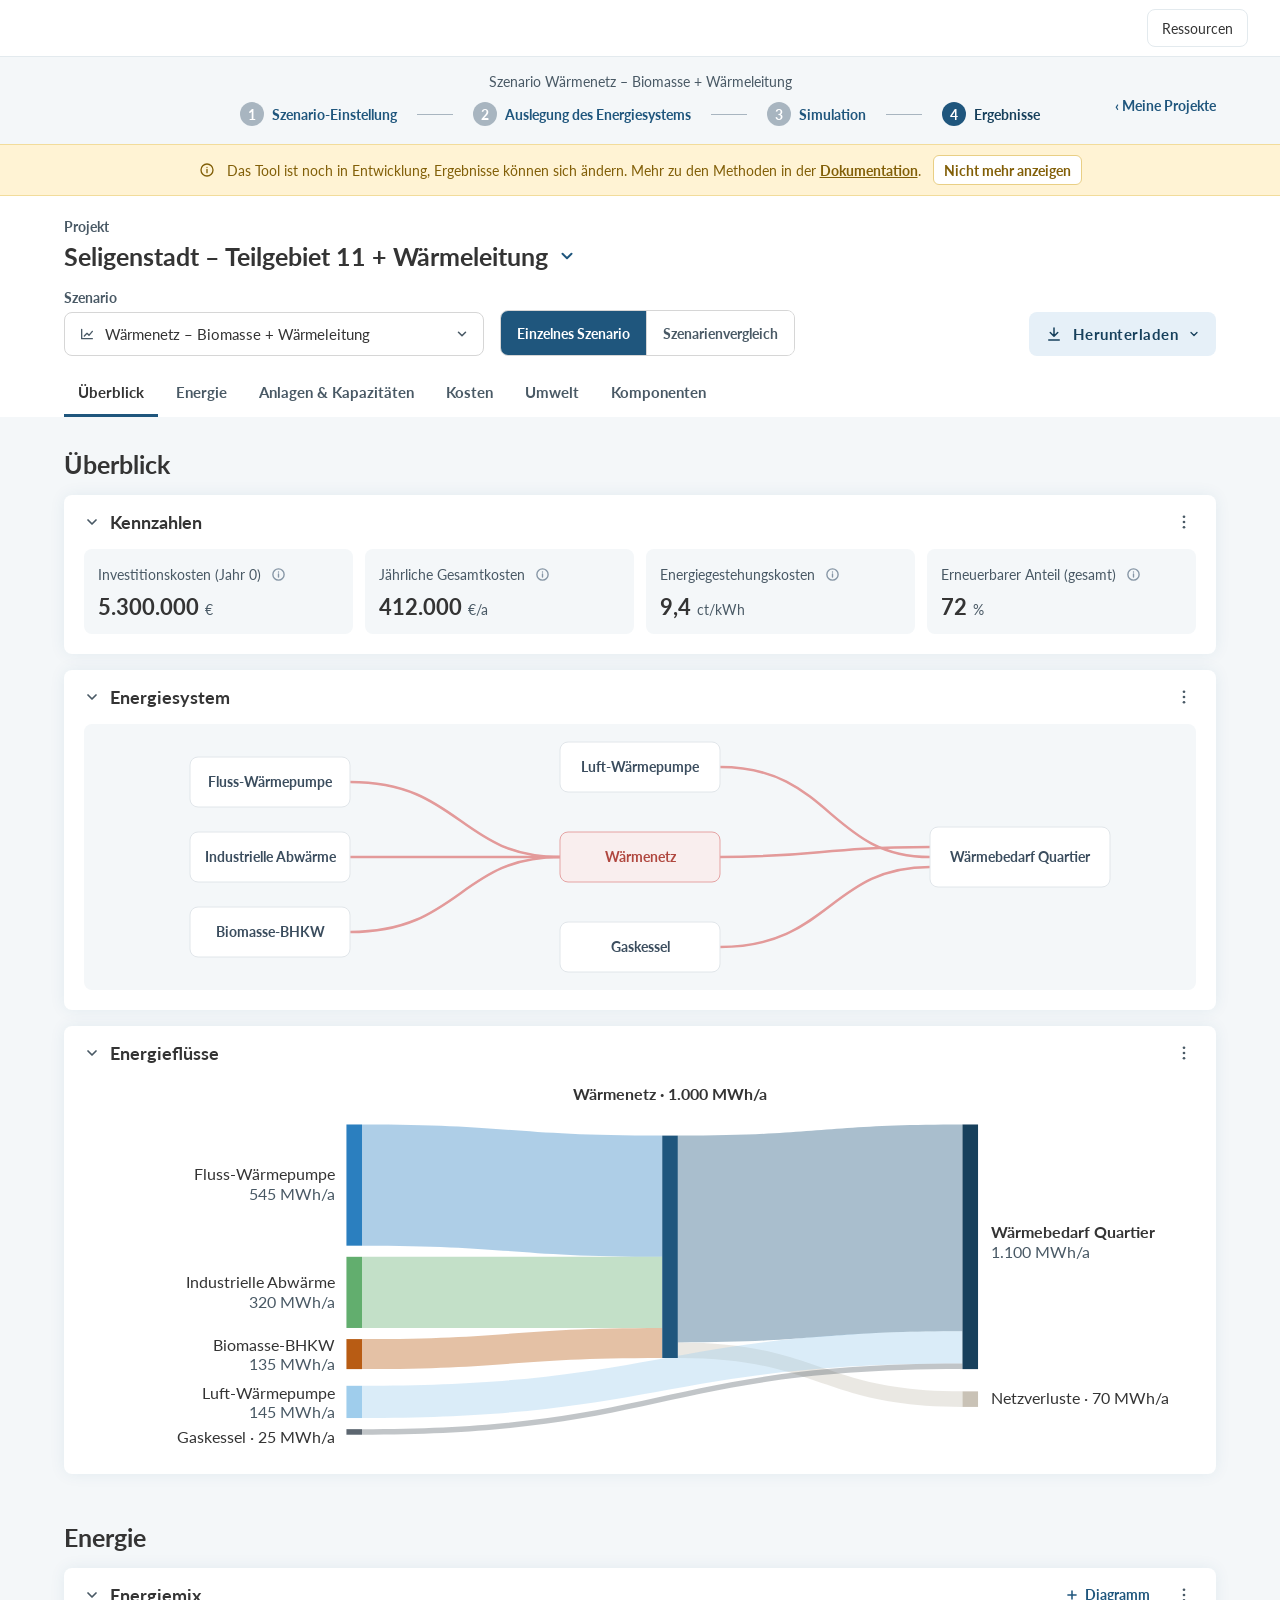
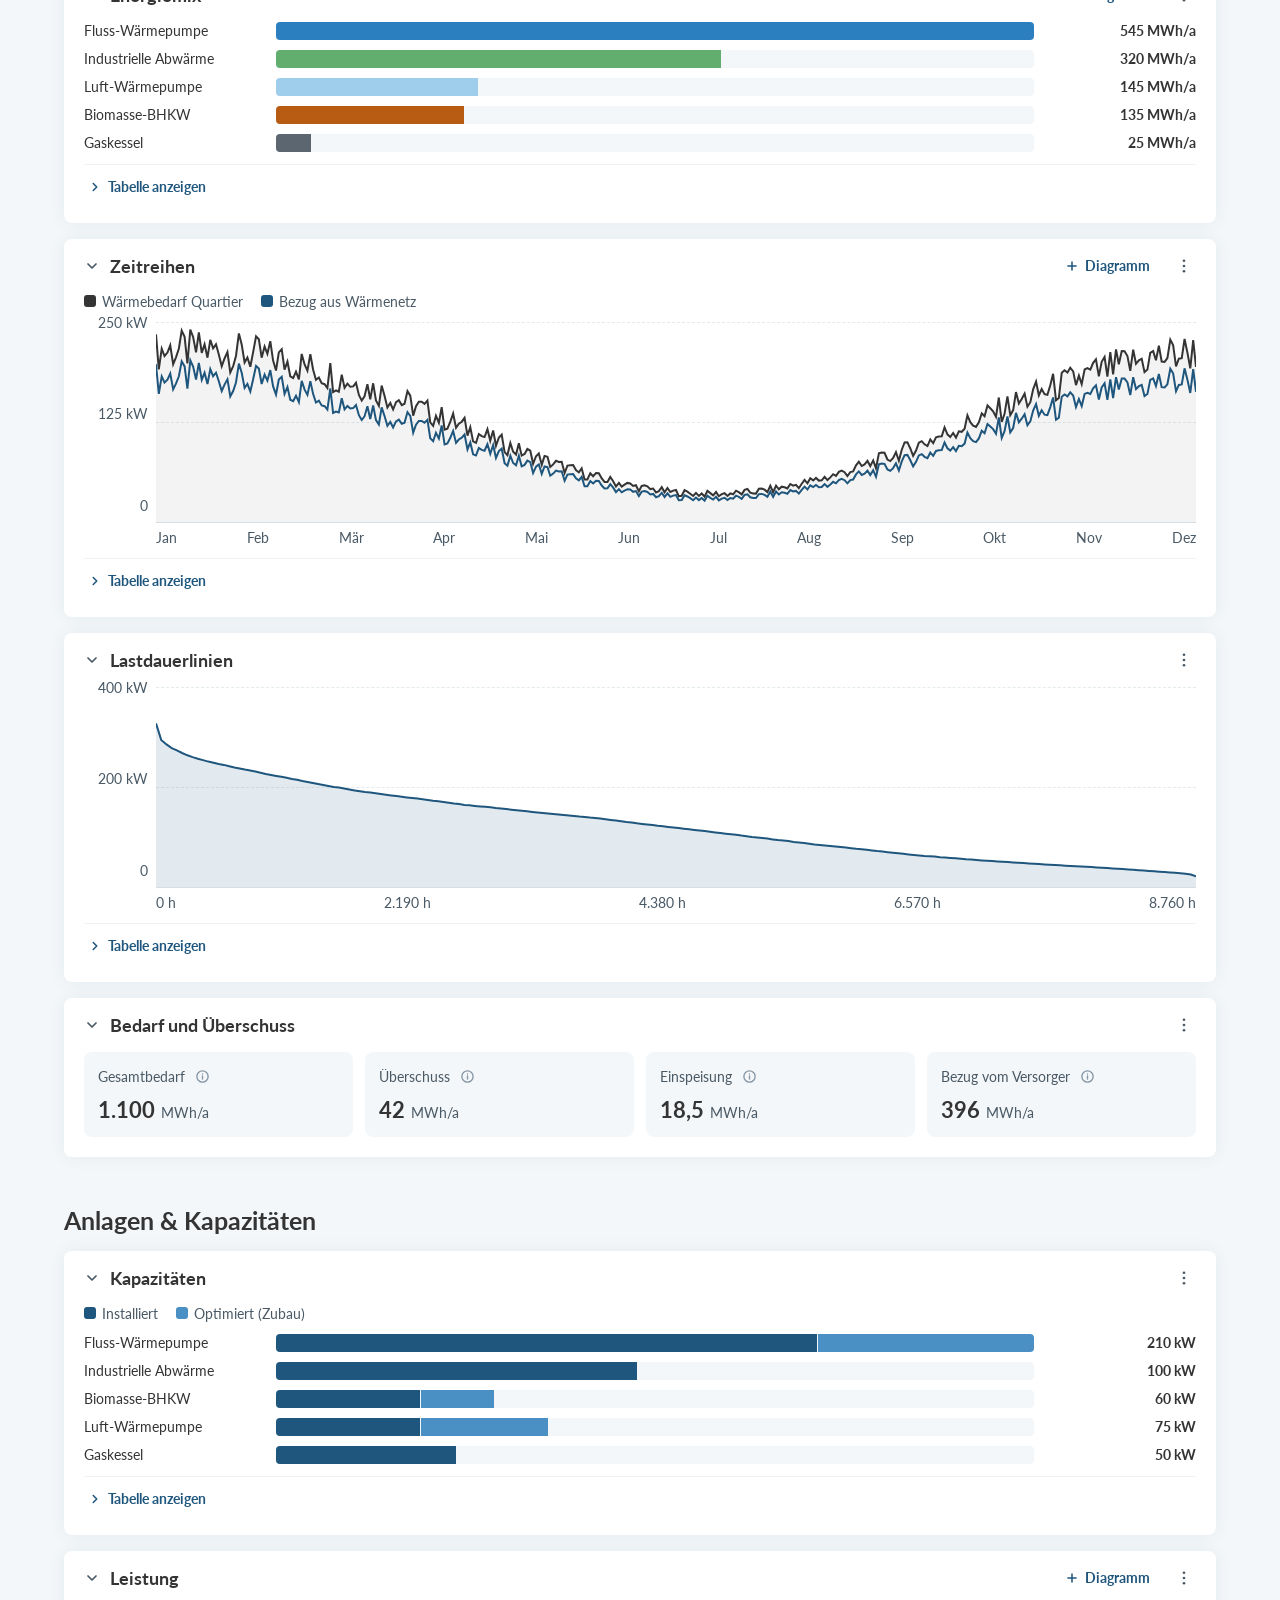
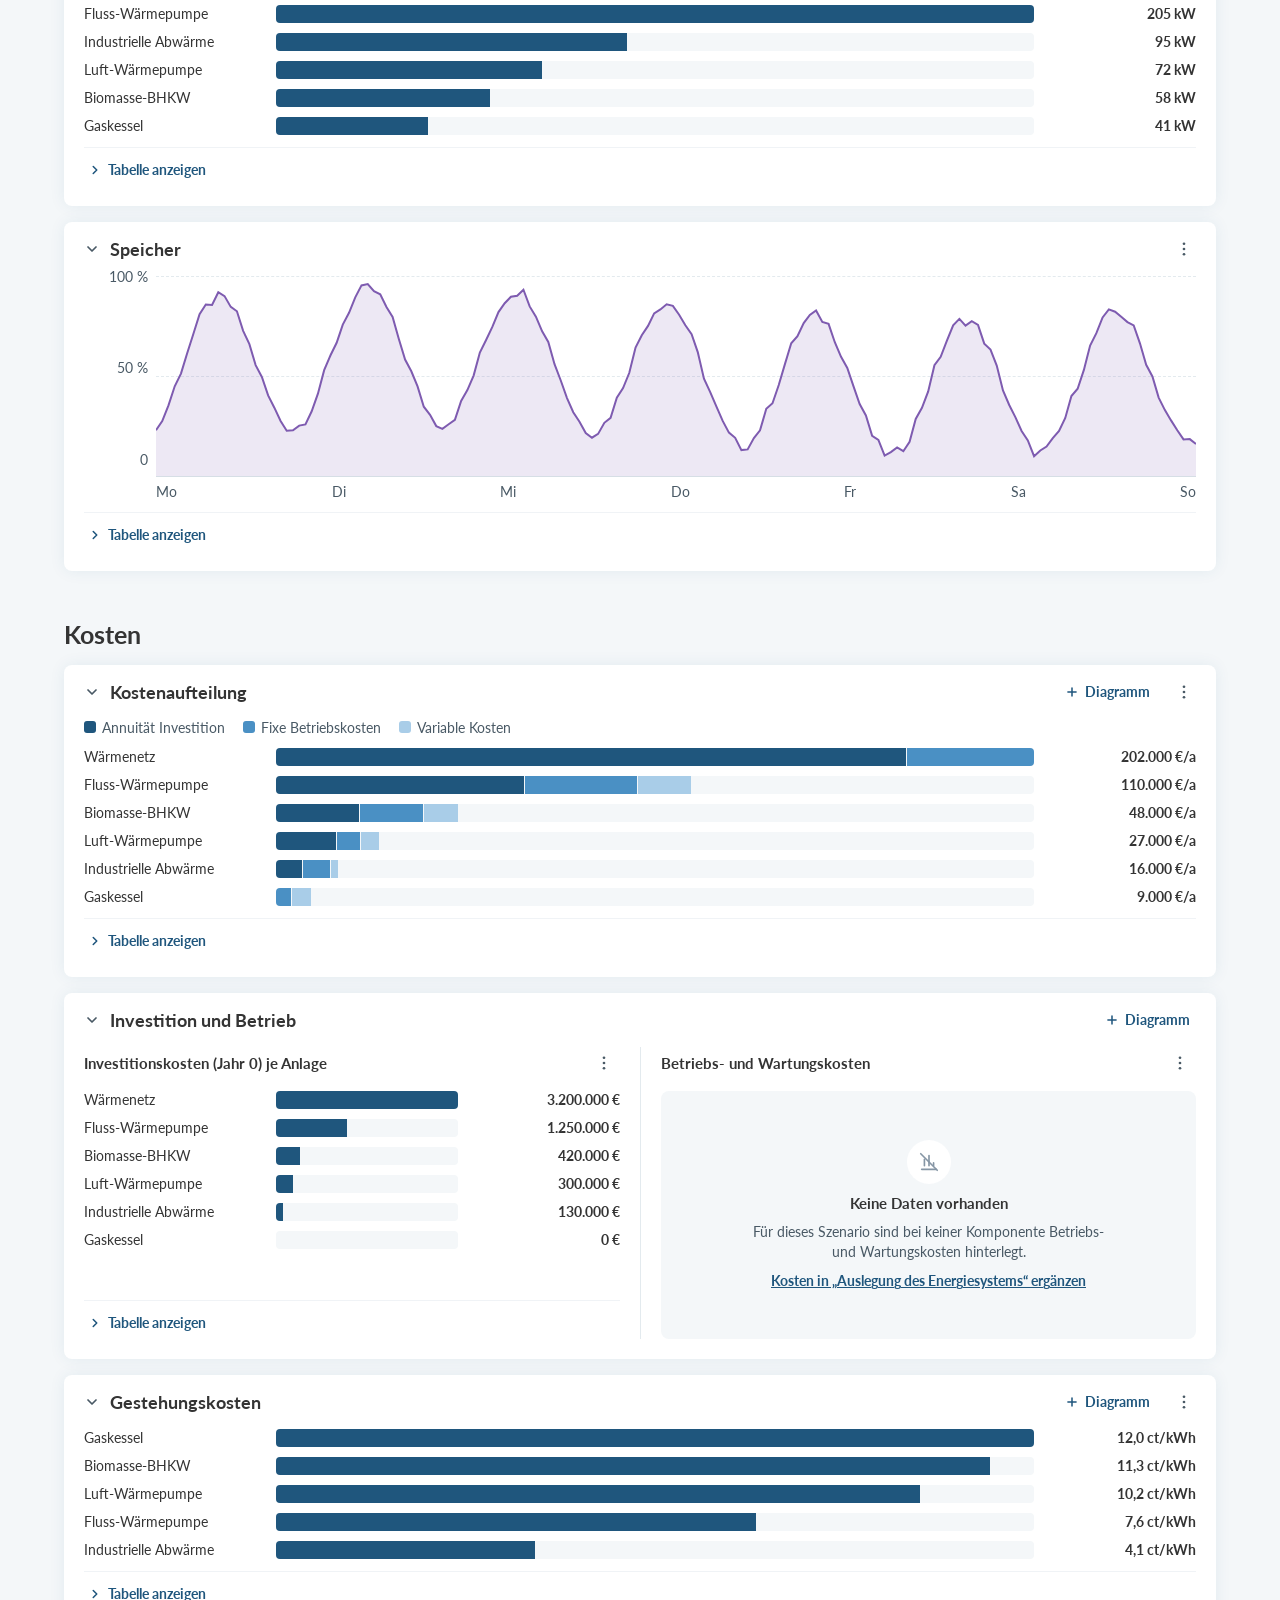
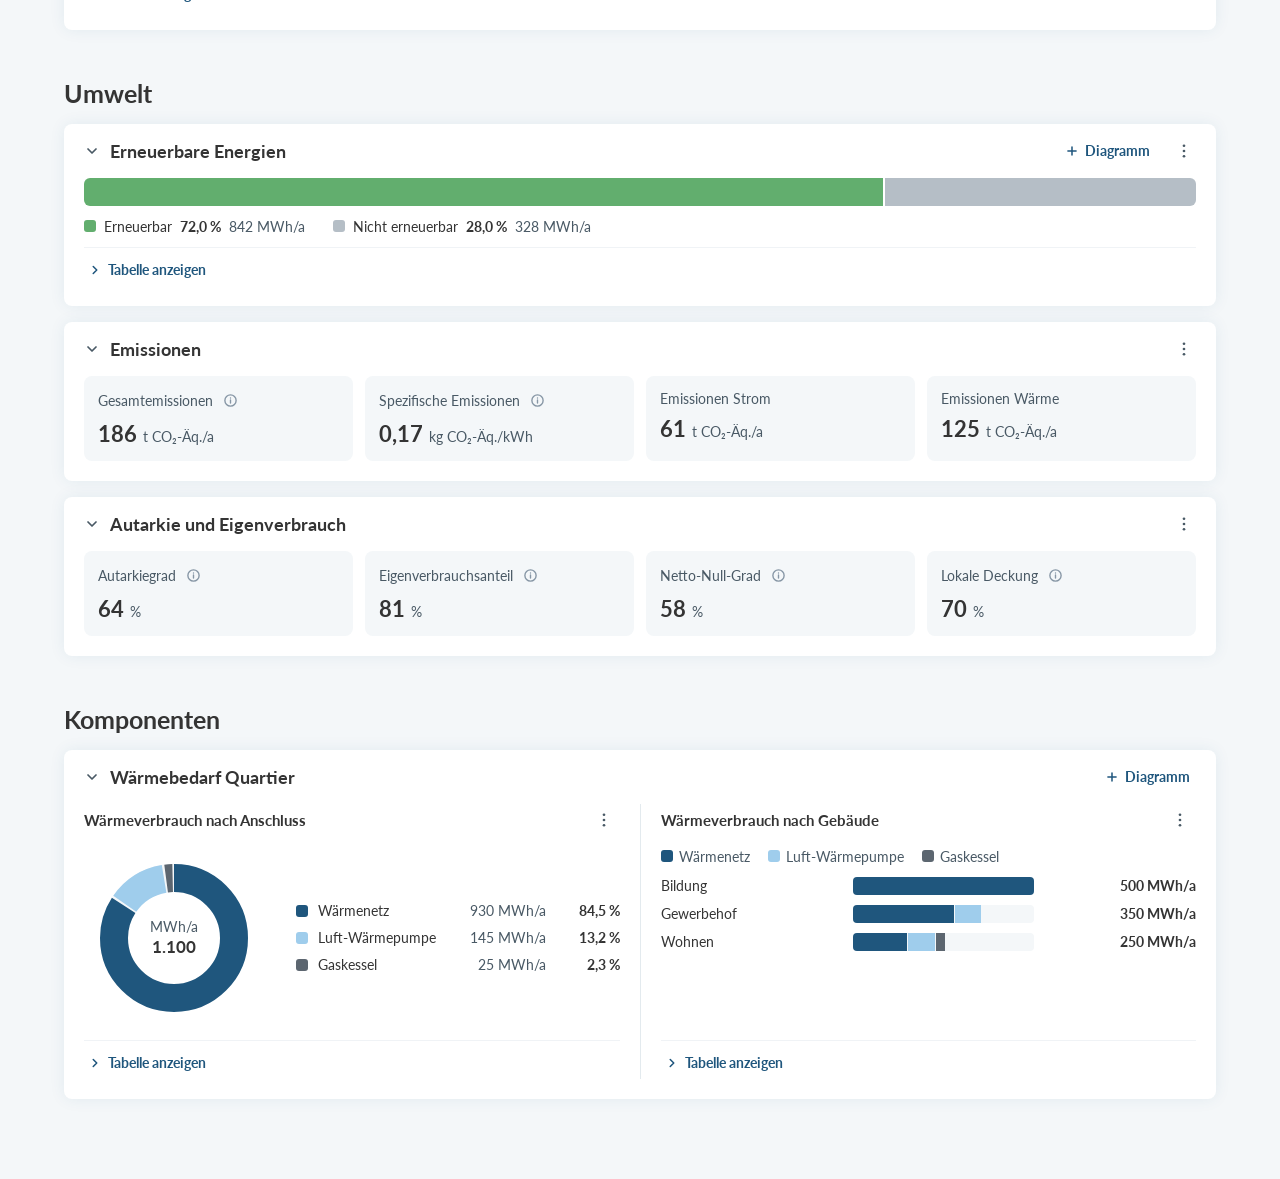
<file: single.html>
<!doctype html>
<html lang="de">
<head>
  <meta charset="utf-8">
  <meta name="viewport" content="width=device-width, initial-scale=1">
  <title>Ergebnisse – Einzelnes Szenario</title>
  <link href="https://fonts.googleapis.com/css2?family=Lato:wght@400;700;900&display=swap" rel="stylesheet">
  <!-- NEW: compiled from results.scss -->
  <link href="results.css" rel="stylesheet">
  <style>
    /* EXISTING APP (stand-in): navbar and step area. Not part of the handover. */
    body { margin: 0; background: #F4F7F9; font-family: Lato, Arial, Helvetica, sans-serif; color: #343434; }
    .standin-nav { height: 56px; display: flex; align-items: center; justify-content: flex-end; padding: 0 32px; background: #fff; border-bottom: 1px solid #E3EAEE; }
    .standin-nav span { height: 36px; padding: 0 14px; border: 1px solid #E3EAEE; border-radius: 8px; display: flex; align-items: center; font-size: 14px; }
    .standin-steps { position: relative; display: flex; flex-direction: column; align-items: center; gap: 12px; padding: 16px 64px 18px; background: #F4F7F9; }
    .standin-steps__scenario { font-size: 14px; color: #495965; }
    .standin-steps__list { display: flex; align-items: center; gap: 20px; font-size: 14px; font-weight: 700; }
    .standin-steps__list a { display: flex; align-items: center; gap: 8px; color: #1F567D; text-decoration: none; }
    .standin-steps__list a[aria-current] { color: #17405C; }
    .standin-steps__list b { width: 24px; height: 24px; border-radius: 12px; background: #A8B5C0; color: #fff; display: flex; align-items: center; justify-content: center; }
    .standin-steps__list a[aria-current] b { background: #1F567D; }
    .standin-steps__line { width: 36px; height: 1px; background: #A8B5C0; }
    .standin-steps__back { position: absolute; right: 64px; top: 40px; font-size: 14px; font-weight: 700; color: #1F567D; text-decoration: none; }
  </style>
</head>
<body>
  <!-- ===================================================================================
       EXISTING APP (stand-in): navbar and step area (scenario/scenario_progression.html).
       =================================================================================== -->
  <div class="standin-nav"><span>Ressourcen</span></div>
  <div class="standin-steps">
    <div class="standin-steps__scenario">Szenario Wärmenetz – Biomasse + Wärmeleitung</div>
    <div class="standin-steps__list">
      <a href="#"><b>1</b>Szenario-Einstellung</a><span class="standin-steps__line"></span>
      <a href="#"><b>2</b>Auslegung des Energiesystems</a><span class="standin-steps__line"></span>
      <a href="#"><b>3</b>Simulation</a><span class="standin-steps__line"></span>
      <a href="#" aria-current="step"><b>4</b>Ergebnisse</a>
    </div>
    <a class="standin-steps__back" href="#">‹ Meine Projekte</a>
  </div>

  <!-- ===================================================================================
       NEW: results page. The markup inside the [data-r-*] containers is generated by
       results.js from RESULTS_DATA (part 0) and redrawn on every change. It is written out
       here too, so the structure can be read without running the page.
       =================================================================================== -->
  <div class="r-page" data-r-page="single">

    <!-- Development notice + project title (scrolls away) -->
    <div data-r-top>
      <div class="r-notice" role="note">
        <svg width="16" height="16" viewBox="0 0 24 24" fill="none" stroke="currentColor" stroke-width="2" stroke-linecap="round" stroke-linejoin="round" aria-hidden="true"><circle cx="12" cy="12" r="9"></circle><path d="M12 11v5M12 8h.01"></path></svg><span>Das Tool ist noch in Entwicklung, Ergebnisse können sich ändern. Mehr zu den Methoden in der
        <a class="r-notice__link" href="#">Dokumentation</a>
        .</span>
        <button type="button" class="r-notice__dismiss" data-k="notice">Nicht mehr anzeigen</button>
      </div>
      <div class="r-title">
        <div class="r-title__inner">
          <div class="r-title__label">
            Projekt
          </div>
          <button type="button" class="r-title__toggle" aria-haspopup="listbox" aria-expanded="false" title="Projekt wechseln" data-k="project"><span>Seligenstadt – Teilgebiet 11 + Wärmeleitung</span><svg width="18" height="18" viewBox="0 0 24 24" fill="none" stroke="currentColor" stroke-width="2.6" stroke-linecap="round" stroke-linejoin="round" aria-hidden="true"><path d="M6 9l6 6 6-6"></path></svg></button>
        </div>
      </div>
    </div>

    <!-- Filter bar: scenario field, view switch, download, section tabs -->
    <div data-r-bar>
      <div class="r-bar">
        <div class="r-bar__inner">
          <div class="r-bar__field">
            <div class="r-bar__label">
              Szenario
            </div>
            <button type="button" class="r-bar__select" aria-haspopup="listbox" aria-expanded="false" aria-label="Szenario" data-k="scenario"><span class="r-bar__select-text"><svg width="16" height="16" viewBox="0 0 24 24" fill="none" stroke="currentColor" stroke-width="2" stroke-linecap="round" stroke-linejoin="round" aria-hidden="true"><path d="M4 19V5M4 19h16M8 15l4-4 3 3 5-6"></path></svg><span>Wärmenetz – Biomasse + Wärmeleitung</span></span><svg width="14" height="14" viewBox="0 0 24 24" fill="none" stroke="currentColor" stroke-width="2.6" stroke-linecap="round" stroke-linejoin="round" aria-hidden="true"><path d="M6 9l6 6 6-6"></path></svg></button>
          </div>
          <nav class="r-bar__view" aria-label="Ansicht">
            <a class="r-bar__view-link" href="single.html" aria-current="page">Einzelnes Szenario</a>
            <a class="r-bar__view-link" href="compare.html">Szenarienvergleich</a>
          </nav>
          <div class="r-bar__export">
            <button type="button" class="r-bar__export-btn" aria-haspopup="menu" aria-expanded="false" title="Herunterladen" data-k="export"><svg width="18" height="18" viewBox="0 0 24 24" fill="none" stroke="currentColor" stroke-width="2" stroke-linecap="round" stroke-linejoin="round" aria-hidden="true"><path d="M12 4v11M7 10l5 5 5-5M5 20h14"></path></svg><span>Herunterladen</span><svg width="12" height="12" viewBox="0 0 24 24" fill="none" stroke="currentColor" stroke-width="2.6" stroke-linecap="round" stroke-linejoin="round" aria-hidden="true"><path d="M6 9l6 6 6-6"></path></svg></button>
          </div>
          <div class="r-bar__nav">
            <nav class="r-bar__tabs" aria-label="Abschnitte" data-r-tabs>
              <a class="r-bar__tab" href="#overview" data-r-jump="overview" aria-current="location" title="Überblick">Überblick</a>
              <a class="r-bar__tab" href="#energy" data-r-jump="energy" title="Energie">Energie</a>
              <a class="r-bar__tab" href="#assets" data-r-jump="assets" title="Anlagen &amp; Kapazitäten">Anlagen &amp; Kapazitäten</a>
              <a class="r-bar__tab" href="#costs" data-r-jump="costs" title="Kosten">Kosten</a>
              <a class="r-bar__tab" href="#environment" data-r-jump="environment" title="Umwelt">Umwelt</a>
              <a class="r-bar__tab" href="#components" data-r-jump="components" title="Komponenten">Komponenten</a>
            </nav>
          </div>
        </div>
      </div>
    </div>

    <!-- Content: sections > subsection cards > charts -->
    <main class="r-content" data-r-content>
      <section class="r-section" aria-labelledby="overview">
        <h2 class="r-section__title" id="overview">
          Überblick
        </h2>
        <div class="r-card" id="sub-kpis">
          <div class="r-card__head">
            <h3 class="r-card__title">
              <button type="button" class="r-card__toggle" aria-expanded="true" aria-controls="body-kpis" data-k="sub-kpis"><svg class="r-chevron" width="16" height="16" viewBox="0 0 24 24" fill="none" stroke="currentColor" stroke-width="2.6" stroke-linecap="round" stroke-linejoin="round" aria-hidden="true"><path d="M9 6l6 6-6 6"></path></svg><span>Kennzahlen</span></button>
            </h3>
            <button type="button" class="r-more" aria-haspopup="menu" aria-expanded="false" aria-label="Optionen für Wichtigste Kennzahlen" data-k="more-kpis"><svg width="18" height="18" viewBox="0 0 24 24" fill="currentColor" aria-hidden="true"><circle cx="12" cy="5" r="1.8"></circle><circle cx="12" cy="12" r="1.8"></circle><circle cx="12" cy="19" r="1.8"></circle></svg></button>
          </div>
          <div class="r-card__body" id="body-kpis">
            <div class="r-card__grid">
              <div class="r-item r-item--wide">
                <h4 class="r-sr-only">
                  Wichtigste Kennzahlen
                </h4>
                <div class="r-kpis">
                  <div class="r-kpis__tile">
                    <span class="r-kpis__label">Investitionskosten (Jahr 0)
                    <button type="button" class="r-kpis__info" aria-label="Definition: Investitionskosten (Jahr 0)" aria-describedby="tip-kpi-main-0"><svg width="15" height="15" viewBox="0 0 24 24" fill="none" stroke="currentColor" stroke-width="2.2" stroke-linecap="round" stroke-linejoin="round" aria-hidden="true"><circle cx="12" cy="12" r="9"></circle><path d="M12 11v5M12 8h.01"></path></svg></button>
                    <span class="r-kpis__tip" role="tooltip" id="tip-kpi-main-0">Summe der Investitionskosten aller Komponenten zu Projektbeginn.</span></span><span class="r-kpis__value"><span class="r-kpis__num">5.300.000</span><span class="r-kpis__unit">€</span></span>
                  </div>
                  <div class="r-kpis__tile">
                    <span class="r-kpis__label">Jährliche Gesamtkosten
                    <button type="button" class="r-kpis__info" aria-label="Definition: Jährliche Gesamtkosten" aria-describedby="tip-kpi-main-1"><svg width="15" height="15" viewBox="0 0 24 24" fill="none" stroke="currentColor" stroke-width="2.2" stroke-linecap="round" stroke-linejoin="round" aria-hidden="true"><circle cx="12" cy="12" r="9"></circle><path d="M12 11v5M12 8h.01"></path></svg></button>
                    <span class="r-kpis__tip" role="tooltip" id="tip-kpi-main-1">Annuität der Investitionen plus jährliche Betriebs- und Verbrauchskosten.</span></span><span class="r-kpis__value"><span class="r-kpis__num">412.000</span><span class="r-kpis__unit">€/a</span></span>
                  </div>
                  <div class="r-kpis__tile">
                    <span class="r-kpis__label">Energiegestehungskosten
                    <button type="button" class="r-kpis__info" aria-label="Definition: Energiegestehungskosten" aria-describedby="tip-kpi-main-2"><svg width="15" height="15" viewBox="0 0 24 24" fill="none" stroke="currentColor" stroke-width="2.2" stroke-linecap="round" stroke-linejoin="round" aria-hidden="true"><circle cx="12" cy="12" r="9"></circle><path d="M12 11v5M12 8h.01"></path></svg></button>
                    <span class="r-kpis__tip" role="tooltip" id="tip-kpi-main-2">Jährliche Gesamtkosten geteilt durch die insgesamt bereitgestellte Energie.</span></span><span class="r-kpis__value"><span class="r-kpis__num">9,4</span><span class="r-kpis__unit">ct/kWh</span></span>
                  </div>
                  <div class="r-kpis__tile">
                    <span class="r-kpis__label">Erneuerbarer Anteil (gesamt)
                    <button type="button" class="r-kpis__info" aria-label="Definition: Erneuerbarer Anteil (gesamt)" aria-describedby="tip-kpi-main-3"><svg width="15" height="15" viewBox="0 0 24 24" fill="none" stroke="currentColor" stroke-width="2.2" stroke-linecap="round" stroke-linejoin="round" aria-hidden="true"><circle cx="12" cy="12" r="9"></circle><path d="M12 11v5M12 8h.01"></path></svg></button>
                    <span class="r-kpis__tip" role="tooltip" id="tip-kpi-main-3">Anteil erneuerbarer Energie an der gesamten Energiebereitstellung des Systems.</span></span><span class="r-kpis__value"><span class="r-kpis__num">72</span><span class="r-kpis__unit">%</span></span>
                  </div>
                </div>
              </div>
            </div>
          </div>
        </div>
        <div class="r-card" id="sub-system">
          <div class="r-card__head">
            <h3 class="r-card__title">
              <button type="button" class="r-card__toggle" aria-expanded="true" aria-controls="body-system" data-k="sub-system"><svg class="r-chevron" width="16" height="16" viewBox="0 0 24 24" fill="none" stroke="currentColor" stroke-width="2.6" stroke-linecap="round" stroke-linejoin="round" aria-hidden="true"><path d="M9 6l6 6-6 6"></path></svg><span>Energiesystem</span></button>
            </h3>
            <button type="button" class="r-more" aria-haspopup="menu" aria-expanded="false" aria-label="Optionen für Auslegung des Energiesystems" data-k="more-system"><svg width="18" height="18" viewBox="0 0 24 24" fill="currentColor" aria-hidden="true"><circle cx="12" cy="5" r="1.8"></circle><circle cx="12" cy="12" r="1.8"></circle><circle cx="12" cy="19" r="1.8"></circle></svg></button>
          </div>
          <div class="r-card__body" id="body-system">
            <div class="r-card__grid">
              <div class="r-item r-item--wide">
                <h4 class="r-sr-only">
                  Auslegung des Energiesystems
                </h4>
                <div class="r-system">
                  <svg viewBox="0 0 1000 250" role="img" aria-label="Energiesystem: Fluss-Wärmepumpe, Industrielle Abwärme und Biomasse-BHKW speisen das Wärmenetz; Wärmenetz, Luft-Wärmepumpe und Gaskessel versorgen den Wärmebedarf Quartier" font-family="Lato, Arial, sans-serif" font-size="14" font-weight="700"><g stroke="#E39A9A" stroke-width="2.5" fill="none"><path d="M210 50 C320 50 320 125 420 125"></path><path d="M210 125 L420 125"></path><path d="M210 200 C320 200 320 125 420 125"></path><path d="M580 125 C680 125 680 115 790 115"></path><path d="M580 35 C690 35 690 125 790 125"></path><path d="M580 215 C690 215 690 135 790 135"></path></g><g fill="#ffffff" stroke="#E1E6EA"><rect x="50" y="25" width="160" height="50" rx="8"></rect><rect x="50" y="100" width="160" height="50" rx="8"></rect><rect x="50" y="175" width="160" height="50" rx="8"></rect><rect x="420" y="10" width="160" height="50" rx="8"></rect><rect x="420" y="190" width="160" height="50" rx="8"></rect><rect x="790" y="95" width="180" height="60" rx="8"></rect></g><rect x="420" y="100" width="160" height="50" rx="8" fill="#F9EEEE" stroke="#E5A3A3"></rect><g fill="#3B4D5E" text-anchor="middle"><text x="130" y="55">Fluss-Wärmepumpe</text><text x="130" y="130">Industrielle Abwärme</text><text x="130" y="205">Biomasse-BHKW</text><text x="500" y="40">Luft-Wärmepumpe</text><text x="500" y="130" fill="#B0473F">Wärmenetz</text><text x="500" y="220">Gaskessel</text><text x="880" y="130">Wärmebedarf Quartier</text></g></svg>
                </div>
              </div>
            </div>
          </div>
        </div>
        <div class="r-card" id="sub-flows">
          <div class="r-card__head">
            <h3 class="r-card__title">
              <button type="button" class="r-card__toggle" aria-expanded="true" aria-controls="body-flows" data-k="sub-flows"><svg class="r-chevron" width="16" height="16" viewBox="0 0 24 24" fill="none" stroke="currentColor" stroke-width="2.6" stroke-linecap="round" stroke-linejoin="round" aria-hidden="true"><path d="M9 6l6 6-6 6"></path></svg><span>Energieflüsse</span></button>
            </h3>
            <button type="button" class="r-more" aria-haspopup="menu" aria-expanded="false" aria-label="Optionen für Sankey-Diagramm" data-k="more-flows"><svg width="18" height="18" viewBox="0 0 24 24" fill="currentColor" aria-hidden="true"><circle cx="12" cy="5" r="1.8"></circle><circle cx="12" cy="12" r="1.8"></circle><circle cx="12" cy="19" r="1.8"></circle></svg></button>
          </div>
          <div class="r-card__body" id="body-flows">
            <div class="r-card__grid">
              <div class="r-item r-item--wide">
                <h4 class="r-sr-only">
                  Sankey-Diagramm
                </h4>
                <svg class="r-flow" viewBox="0 0 1000 336" role="img" aria-label="Energieflüsse: Fluss-Wärmepumpe 545 MWh/a, Industrielle Abwärme 320 MWh und Biomasse-BHKW 135 MWh ins Wärmenetz; Wärmenetz 930 MWh/a, Luft-Wärmepumpe 145 MWh und Gaskessel 25 MWh zum Wärmebedarf Quartier; 70 MWh Netzverluste" font-family="Lato, Arial, sans-serif" font-size="14"><g fill-opacity="0.38"><path d="M250 40 C385.0 40 385.0 50 520 50 L520 159 C385.0 159 385.0 149 250 149 Z" fill="#2B7FBF"></path><path d="M250 159 C385.0 159 385.0 159 520 159 L520 223 C385.0 223 385.0 223 250 223 Z" fill="#62AE6E"></path><path d="M250 233 C385.0 233 385.0 223 520 223 L520 250 C385.0 250 385.0 260 250 260 Z" fill="#B85C14"></path><path d="M534 50 C662.0 50 662.0 40 790 40 L790 226 C662.0 226 662.0 236 534 236 Z" fill="#1F567D"></path><path d="M534 236 C662.0 236 662.0 280 790 280 L790 294 C662.0 294 662.0 250 534 250 Z" fill="#C9C2B6"></path><path d="M250 275 C520.0 275 520.0 226 790 226 L790 255 C520.0 255 520.0 304 250 304 Z" fill="#9FCDEC"></path><path d="M250 314 C520.0 314 520.0 255 790 255 L790 260 C520.0 260 520.0 319 250 319 Z" fill="#5C6670"></path></g><g><rect x="236" y="40" width="14" height="109" fill="#2B7FBF"></rect><rect x="236" y="159" width="14" height="64" fill="#62AE6E"></rect><rect x="236" y="233" width="14" height="27" fill="#B85C14"></rect><rect x="236" y="275" width="14" height="29" fill="#9FCDEC"></rect><rect x="236" y="314" width="14" height="5" fill="#5C6670"></rect><rect x="520" y="50" width="14" height="200" fill="#1F567D"></rect><rect x="790" y="40" width="14" height="220" fill="#17405C"></rect><rect x="790" y="280" width="14" height="14" fill="#C9C2B6"></rect></g><g fill="#343434" text-anchor="end"><text x="226" y="90">Fluss-Wärmepumpe</text><text x="226" y="108" fill="#495965">545 MWh/a</text><text x="226" y="187">Industrielle Abwärme</text><text x="226" y="205" fill="#495965">320 MWh/a</text><text x="226" y="244">Biomasse-BHKW</text><text x="226" y="261" fill="#495965">135 MWh/a</text><text x="226" y="287">Luft-Wärmepumpe</text><text x="226" y="304" fill="#495965">145 MWh/a</text><text x="226" y="326">Gaskessel · 25 MWh/a</text></g><text x="527" y="18" text-anchor="middle" fill="#343434" font-weight="700">Wärmenetz · 1.000 MWh/a</text><g fill="#343434"><text x="816" y="142" font-weight="700">Wärmebedarf Quartier</text><text x="816" y="160" fill="#495965">1.100 MWh/a</text><text x="816" y="291">Netzverluste · 70 MWh/a</text></g></svg>
              </div>
            </div>
          </div>
        </div>
      </section>
      <section class="r-section" aria-labelledby="energy">
        <h2 class="r-section__title" id="energy">
          Energie
        </h2>
        <div class="r-card" id="sub-mix">
          <div class="r-card__head">
            <h3 class="r-card__title">
              <button type="button" class="r-card__toggle" aria-expanded="true" aria-controls="body-mix" data-k="sub-mix"><svg class="r-chevron" width="16" height="16" viewBox="0 0 24 24" fill="none" stroke="currentColor" stroke-width="2.6" stroke-linecap="round" stroke-linejoin="round" aria-hidden="true"><path d="M9 6l6 6-6 6"></path></svg><span>Energiemix</span></button>
            </h3>
            <button type="button" class="r-card__add" aria-haspopup="menu" aria-expanded="false" aria-label="Diagramm hinzufügen zu Energiemix" data-k="add-mix"><svg width="14" height="14" viewBox="0 0 24 24" fill="none" stroke="currentColor" stroke-width="2.6" stroke-linecap="round" aria-hidden="true"><path d="M12 5v14M5 12h14"></path></svg>Diagramm</button>
            <button type="button" class="r-more" aria-haspopup="menu" aria-expanded="false" aria-label="Optionen für Kumulierte Energiebereitstellung" data-k="more-mix"><svg width="18" height="18" viewBox="0 0 24 24" fill="currentColor" aria-hidden="true"><circle cx="12" cy="5" r="1.8"></circle><circle cx="12" cy="12" r="1.8"></circle><circle cx="12" cy="19" r="1.8"></circle></svg></button>
          </div>
          <div class="r-card__body" id="body-mix">
            <div class="r-card__grid">
              <div class="r-item r-item--wide">
                <h4 class="r-sr-only">
                  Kumulierte Energiebereitstellung
                </h4>
                <div class="r-hbar" role="img" aria-label="Kumulierte Energiebereitstellung: Fluss-Wärmepumpe 545 MWh/a; Industrielle Abwärme 320 MWh/a; Luft-Wärmepumpe 145 MWh/a; Biomasse-BHKW 135 MWh/a; Gaskessel 25 MWh/a">
                  <div class="r-hbar__row">
                    <span class="r-hbar__label" title="Fluss-Wärmepumpe">Fluss-Wärmepumpe</span>
                    <div class="r-hbar__track">
                      <div title="Wärme: 545 MWh/a" style="width: 100%; background: #2B7FBF">
                      </div>
                    </div>
                    <span class="r-hbar__value">545 MWh/a</span>
                  </div>
                  <div class="r-hbar__row">
                    <span class="r-hbar__label" title="Industrielle Abwärme">Industrielle Abwärme</span>
                    <div class="r-hbar__track">
                      <div title="Wärme: 320 MWh/a" style="width: 58.71559633027523%; background: #62AE6E">
                      </div>
                    </div>
                    <span class="r-hbar__value">320 MWh/a</span>
                  </div>
                  <div class="r-hbar__row">
                    <span class="r-hbar__label" title="Luft-Wärmepumpe">Luft-Wärmepumpe</span>
                    <div class="r-hbar__track">
                      <div title="Wärme: 145 MWh/a" style="width: 26.605504587155966%; background: #9FCDEC">
                      </div>
                    </div>
                    <span class="r-hbar__value">145 MWh/a</span>
                  </div>
                  <div class="r-hbar__row">
                    <span class="r-hbar__label" title="Biomasse-BHKW">Biomasse-BHKW</span>
                    <div class="r-hbar__track">
                      <div title="Wärme: 135 MWh/a" style="width: 24.770642201834864%; background: #B85C14">
                      </div>
                    </div>
                    <span class="r-hbar__value">135 MWh/a</span>
                  </div>
                  <div class="r-hbar__row">
                    <span class="r-hbar__label" title="Gaskessel">Gaskessel</span>
                    <div class="r-hbar__track">
                      <div title="Wärme: 25 MWh/a" style="width: 4.587155963302752%; background: #5C6670">
                      </div>
                    </div>
                    <span class="r-hbar__value">25 MWh/a</span>
                  </div>
                </div>
                <div class="r-table">
                  <button type="button" class="r-table__toggle" aria-expanded="false" aria-controls="table-energy-mix" data-k="item-table-energy-mix-table"><svg class="r-chevron" width="14" height="14" viewBox="0 0 24 24" fill="none" stroke="currentColor" stroke-width="2.6" stroke-linecap="round" stroke-linejoin="round" aria-hidden="true"><path d="M9 6l6 6-6 6"></path></svg>Tabelle anzeigen</button>
                </div>
              </div>
            </div>
          </div>
        </div>
        <div class="r-card" id="sub-timeseries">
          <div class="r-card__head">
            <h3 class="r-card__title">
              <button type="button" class="r-card__toggle" aria-expanded="true" aria-controls="body-timeseries" data-k="sub-timeseries"><svg class="r-chevron" width="16" height="16" viewBox="0 0 24 24" fill="none" stroke="currentColor" stroke-width="2.6" stroke-linecap="round" stroke-linejoin="round" aria-hidden="true"><path d="M9 6l6 6-6 6"></path></svg><span>Zeitreihen</span></button>
            </h3>
            <button type="button" class="r-card__add" aria-haspopup="menu" aria-expanded="false" aria-label="Diagramm hinzufügen zu Zeitreihen" data-k="add-timeseries"><svg width="14" height="14" viewBox="0 0 24 24" fill="none" stroke="currentColor" stroke-width="2.6" stroke-linecap="round" aria-hidden="true"><path d="M12 5v14M5 12h14"></path></svg>Diagramm</button>
            <button type="button" class="r-more" aria-haspopup="menu" aria-expanded="false" aria-label="Optionen für Wärmebedarf und Erzeugung (Tagesmittel)" data-k="more-timeseries"><svg width="18" height="18" viewBox="0 0 24 24" fill="currentColor" aria-hidden="true"><circle cx="12" cy="5" r="1.8"></circle><circle cx="12" cy="12" r="1.8"></circle><circle cx="12" cy="19" r="1.8"></circle></svg></button>
          </div>
          <div class="r-card__body" id="body-timeseries">
            <div class="r-card__grid">
              <div class="r-item r-item--wide">
                <h4 class="r-sr-only">
                  Wärmebedarf und Erzeugung (Tagesmittel)
                </h4>
                <div class="r-legend" aria-hidden="true">
                  <span class="r-legend__item"><span class="r-legend__swatch" style="background: #343434"></span>Wärmebedarf Quartier</span><span class="r-legend__item"><span class="r-legend__swatch" style="background: #1F567D"></span>Bezug aus Wärmenetz</span>
                </div>
                <div class="r-plot" role="img" aria-label="Wärmebedarf und Erzeugung (Tagesmittel), Jahresverlauf. Wärmebedarf am höchsten im Januar (Ø 215 kW), am niedrigsten im Juli (Ø 36 kW). Der Bezug aus dem Wärmenetz deckt rund 84 % des Bedarfs. Monatswerte in der Tabelle.">
                  <div class="r-plot__y">
                    <span>250 kW</span><span>125 kW</span><span>0</span>
                  </div>
                  <div class="r-plot__area">
                    <div class="r-plot__grid r-plot__grid--top">
                    </div>
                    <div class="r-plot__grid r-plot__grid--mid">
                    </div>
                    <svg viewBox="0 0 1000 200" preserveAspectRatio="none" aria-hidden="true"><path d="M0.0 12.3 L2.7 47.4 L5.5 26.7 L8.2 34.0 L11.0 30.6 L13.7 23.3 L16.5 42.2 L19.2 35.3 L22.0 26.5 L24.7 8.6 L27.5 14.8 L30.2 41.3 L33.0 7.6 L35.7 15.0 L38.5 30.4 L41.2 10.5 L44.0 30.9 L46.7 22.3 L49.5 35.7 L52.2 17.8 L54.9 26.4 L57.7 22.3 L60.4 32.4 L63.2 44.2 L65.9 36.5 L68.7 30.0 L71.4 50.5 L74.2 44.1 L76.9 34.0 L79.7 11.4 L82.4 22.4 L85.2 40.5 L87.9 35.5 L90.7 44.7 L93.4 30.1 L96.2 14.3 L98.9 17.3 L101.6 35.7 L104.4 24.5 L107.1 31.8 L109.9 19.1 L112.6 38.6 L115.4 48.5 L118.1 30.4 L120.9 27.2 L123.6 47.7 L126.4 39.5 L129.1 54.3 L131.9 56.1 L134.6 49.6 L137.4 57.3 L140.1 31.9 L142.9 42.4 L145.6 48.7 L148.4 32.2 L151.1 47.8 L153.8 57.7 L156.6 55.5 L159.3 61.2 L162.1 62.2 L164.8 66.1 L167.6 41.1 L170.3 70.1 L173.1 68.4 L175.8 69.7 L178.6 52.6 L181.3 65.8 L184.1 61.7 L186.8 64.8 L189.6 64.4 L192.3 60.8 L195.1 72.9 L197.8 78.6 L200.5 74.3 L203.3 62.2 L206.0 77.4 L208.8 61.3 L211.5 78.5 L214.3 83.9 L217.0 63.6 L219.8 74.1 L222.5 85.6 L225.3 81.0 L228.0 87.5 L230.8 80.2 L233.5 78.2 L236.3 83.1 L239.0 81.7 L241.8 69.1 L244.5 73.6 L247.3 93.7 L250.0 84.1 L252.7 79.7 L255.5 79.8 L258.2 81.9 L261.0 78.5 L263.7 100.3 L266.5 103.8 L269.2 93.8 L272.0 100.7 L274.7 85.2 L277.5 107.6 L280.2 106.6 L283.0 99.7 L285.7 91.6 L288.5 105.8 L291.2 101.7 L294.0 99.7 L296.7 95.8 L299.5 113.6 L302.2 105.2 L304.9 119.4 L307.7 120.8 L310.4 112.0 L313.2 114.1 L315.9 115.1 L318.7 107.2 L321.4 118.8 L324.2 108.4 L326.9 123.8 L329.7 115.5 L332.4 112.7 L335.2 130.1 L337.9 133.1 L340.7 121.0 L343.4 129.8 L346.2 132.5 L348.9 121.2 L351.6 133.6 L354.4 132.0 L357.1 126.9 L359.9 128.7 L362.6 141.8 L365.4 134.2 L368.1 131.5 L370.9 142.8 L373.6 133.9 L376.4 134.8 L379.1 144.9 L381.9 142.4 L384.6 138.8 L387.4 139.9 L390.1 139.7 L392.9 151.0 L395.6 143.6 L398.4 143.2 L401.1 143.0 L403.8 148.0 L406.6 150.4 L409.3 146.3 L412.1 157.5 L414.8 157.5 L417.6 151.2 L420.3 154.2 L423.1 151.0 L425.8 151.2 L428.6 156.5 L431.3 160.0 L434.1 159.9 L436.8 154.9 L439.6 159.2 L442.3 164.4 L445.1 160.9 L447.8 164.6 L450.5 162.7 L453.3 160.9 L456.0 161.4 L458.8 164.0 L461.5 163.2 L464.3 169.2 L467.0 163.9 L469.8 163.3 L472.5 164.3 L475.3 167.1 L478.0 166.5 L480.8 170.4 L483.5 169.2 L486.3 165.2 L489.0 170.3 L491.8 166.0 L494.5 170.0 L497.3 168.6 L500.0 168.0 L502.7 174.1 L505.5 173.8 L508.2 168.2 L511.0 169.7 L513.7 171.7 L516.5 174.0 L519.2 170.9 L522.0 173.9 L524.7 171.4 L527.5 174.7 L530.2 168.8 L533.0 171.1 L535.7 173.3 L538.5 170.0 L541.2 174.2 L544.0 172.1 L546.7 171.2 L549.5 173.9 L552.2 171.4 L554.9 172.3 L557.7 168.7 L560.4 170.1 L563.2 172.4 L565.9 167.9 L568.7 167.0 L571.4 170.6 L574.2 171.4 L576.9 171.6 L579.7 166.8 L582.4 166.5 L585.2 167.7 L587.9 170.1 L590.7 163.7 L593.4 170.2 L596.2 163.7 L598.9 167.3 L601.6 164.7 L604.4 165.3 L607.1 166.4 L609.9 162.0 L612.6 163.7 L615.4 162.9 L618.1 166.2 L620.9 161.7 L623.6 157.9 L626.4 161.3 L629.1 156.3 L631.9 158.4 L634.6 155.9 L637.4 158.6 L640.1 158.4 L642.9 154.9 L645.6 158.1 L648.4 155.4 L651.1 152.2 L653.8 153.9 L656.6 149.9 L659.3 148.6 L662.1 150.2 L664.8 154.0 L667.6 150.1 L670.3 149.4 L673.1 143.3 L675.8 139.7 L678.6 144.0 L681.3 142.4 L684.1 138.9 L686.8 144.1 L689.6 138.4 L692.3 146.2 L695.1 131.3 L697.8 130.5 L700.5 130.8 L703.3 137.5 L706.0 139.1 L708.8 135.9 L711.5 130.1 L714.3 138.7 L717.0 128.0 L719.8 120.5 L722.5 120.2 L725.3 126.5 L728.0 133.8 L730.8 128.5 L733.5 120.7 L736.3 119.2 L739.0 122.3 L741.8 124.1 L744.5 117.4 L747.3 121.2 L750.0 115.4 L752.7 114.6 L755.5 114.4 L758.2 105.4 L761.0 112.3 L763.7 115.0 L766.5 111.0 L769.2 115.6 L772.0 109.3 L774.7 109.8 L777.5 106.7 L780.2 93.4 L783.0 100.2 L785.7 103.6 L788.5 104.9 L791.2 100.4 L794.0 91.3 L796.7 94.2 L799.5 83.4 L802.2 86.3 L804.9 89.3 L807.7 94.9 L810.4 75.5 L813.2 100.0 L815.9 91.8 L818.7 74.4 L821.4 93.3 L824.2 88.1 L826.9 70.1 L829.7 81.4 L832.4 77.0 L835.2 71.6 L837.9 84.7 L840.7 80.2 L843.4 67.3 L846.2 59.6 L848.9 73.5 L851.6 67.0 L854.4 72.2 L857.1 72.8 L859.9 63.3 L862.6 51.8 L865.4 78.3 L868.1 76.0 L870.9 50.8 L873.6 48.2 L876.4 50.5 L879.1 45.7 L881.9 49.4 L884.6 63.1 L887.4 53.6 L890.1 62.1 L892.9 47.5 L895.6 46.2 L898.4 47.7 L901.1 40.8 L903.8 37.3 L906.6 54.3 L909.3 39.8 L912.1 35.0 L914.8 54.6 L917.6 30.2 L920.3 52.4 L923.1 27.4 L925.8 42.3 L928.6 29.1 L931.3 29.3 L934.1 34.0 L936.8 48.9 L939.6 27.6 L942.3 41.8 L945.1 38.3 L947.8 36.7 L950.5 50.1 L953.3 47.6 L956.0 30.8 L958.8 29.1 L961.5 38.3 L964.3 23.8 L967.0 39.5 L969.8 39.9 L972.5 36.0 L975.3 17.6 L978.0 23.0 L980.8 44.4 L983.5 36.7 L986.3 36.2 L989.0 17.0 L991.8 30.9 L994.5 46.4 L997.3 18.1 L1000.0 44.9 L1000.0 200.0 L997.3 200.0 L994.5 200.0 L991.8 200.0 L989.0 200.0 L986.3 200.0 L983.5 200.0 L980.8 200.0 L978.0 200.0 L975.3 200.0 L972.5 200.0 L969.8 200.0 L967.0 200.0 L964.3 200.0 L961.5 200.0 L958.8 200.0 L956.0 200.0 L953.3 200.0 L950.5 200.0 L947.8 200.0 L945.1 200.0 L942.3 200.0 L939.6 200.0 L936.8 200.0 L934.1 200.0 L931.3 200.0 L928.6 200.0 L925.8 200.0 L923.1 200.0 L920.3 200.0 L917.6 200.0 L914.8 200.0 L912.1 200.0 L909.3 200.0 L906.6 200.0 L903.8 200.0 L901.1 200.0 L898.4 200.0 L895.6 200.0 L892.9 200.0 L890.1 200.0 L887.4 200.0 L884.6 200.0 L881.9 200.0 L879.1 200.0 L876.4 200.0 L873.6 200.0 L870.9 200.0 L868.1 200.0 L865.4 200.0 L862.6 200.0 L859.9 200.0 L857.1 200.0 L854.4 200.0 L851.6 200.0 L848.9 200.0 L846.2 200.0 L843.4 200.0 L840.7 200.0 L837.9 200.0 L835.2 200.0 L832.4 200.0 L829.7 200.0 L826.9 200.0 L824.2 200.0 L821.4 200.0 L818.7 200.0 L815.9 200.0 L813.2 200.0 L810.4 200.0 L807.7 200.0 L804.9 200.0 L802.2 200.0 L799.5 200.0 L796.7 200.0 L794.0 200.0 L791.2 200.0 L788.5 200.0 L785.7 200.0 L783.0 200.0 L780.2 200.0 L777.5 200.0 L774.7 200.0 L772.0 200.0 L769.2 200.0 L766.5 200.0 L763.7 200.0 L761.0 200.0 L758.2 200.0 L755.5 200.0 L752.7 200.0 L750.0 200.0 L747.3 200.0 L744.5 200.0 L741.8 200.0 L739.0 200.0 L736.3 200.0 L733.5 200.0 L730.8 200.0 L728.0 200.0 L725.3 200.0 L722.5 200.0 L719.8 200.0 L717.0 200.0 L714.3 200.0 L711.5 200.0 L708.8 200.0 L706.0 200.0 L703.3 200.0 L700.5 200.0 L697.8 200.0 L695.1 200.0 L692.3 200.0 L689.6 200.0 L686.8 200.0 L684.1 200.0 L681.3 200.0 L678.6 200.0 L675.8 200.0 L673.1 200.0 L670.3 200.0 L667.6 200.0 L664.8 200.0 L662.1 200.0 L659.3 200.0 L656.6 200.0 L653.8 200.0 L651.1 200.0 L648.4 200.0 L645.6 200.0 L642.9 200.0 L640.1 200.0 L637.4 200.0 L634.6 200.0 L631.9 200.0 L629.1 200.0 L626.4 200.0 L623.6 200.0 L620.9 200.0 L618.1 200.0 L615.4 200.0 L612.6 200.0 L609.9 200.0 L607.1 200.0 L604.4 200.0 L601.6 200.0 L598.9 200.0 L596.2 200.0 L593.4 200.0 L590.7 200.0 L587.9 200.0 L585.2 200.0 L582.4 200.0 L579.7 200.0 L576.9 200.0 L574.2 200.0 L571.4 200.0 L568.7 200.0 L565.9 200.0 L563.2 200.0 L560.4 200.0 L557.7 200.0 L554.9 200.0 L552.2 200.0 L549.5 200.0 L546.7 200.0 L544.0 200.0 L541.2 200.0 L538.5 200.0 L535.7 200.0 L533.0 200.0 L530.2 200.0 L527.5 200.0 L524.7 200.0 L522.0 200.0 L519.2 200.0 L516.5 200.0 L513.7 200.0 L511.0 200.0 L508.2 200.0 L505.5 200.0 L502.7 200.0 L500.0 200.0 L497.3 200.0 L494.5 200.0 L491.8 200.0 L489.0 200.0 L486.3 200.0 L483.5 200.0 L480.8 200.0 L478.0 200.0 L475.3 200.0 L472.5 200.0 L469.8 200.0 L467.0 200.0 L464.3 200.0 L461.5 200.0 L458.8 200.0 L456.0 200.0 L453.3 200.0 L450.5 200.0 L447.8 200.0 L445.1 200.0 L442.3 200.0 L439.6 200.0 L436.8 200.0 L434.1 200.0 L431.3 200.0 L428.6 200.0 L425.8 200.0 L423.1 200.0 L420.3 200.0 L417.6 200.0 L414.8 200.0 L412.1 200.0 L409.3 200.0 L406.6 200.0 L403.8 200.0 L401.1 200.0 L398.4 200.0 L395.6 200.0 L392.9 200.0 L390.1 200.0 L387.4 200.0 L384.6 200.0 L381.9 200.0 L379.1 200.0 L376.4 200.0 L373.6 200.0 L370.9 200.0 L368.1 200.0 L365.4 200.0 L362.6 200.0 L359.9 200.0 L357.1 200.0 L354.4 200.0 L351.6 200.0 L348.9 200.0 L346.2 200.0 L343.4 200.0 L340.7 200.0 L337.9 200.0 L335.2 200.0 L332.4 200.0 L329.7 200.0 L326.9 200.0 L324.2 200.0 L321.4 200.0 L318.7 200.0 L315.9 200.0 L313.2 200.0 L310.4 200.0 L307.7 200.0 L304.9 200.0 L302.2 200.0 L299.5 200.0 L296.7 200.0 L294.0 200.0 L291.2 200.0 L288.5 200.0 L285.7 200.0 L283.0 200.0 L280.2 200.0 L277.5 200.0 L274.7 200.0 L272.0 200.0 L269.2 200.0 L266.5 200.0 L263.7 200.0 L261.0 200.0 L258.2 200.0 L255.5 200.0 L252.7 200.0 L250.0 200.0 L247.3 200.0 L244.5 200.0 L241.8 200.0 L239.0 200.0 L236.3 200.0 L233.5 200.0 L230.8 200.0 L228.0 200.0 L225.3 200.0 L222.5 200.0 L219.8 200.0 L217.0 200.0 L214.3 200.0 L211.5 200.0 L208.8 200.0 L206.0 200.0 L203.3 200.0 L200.5 200.0 L197.8 200.0 L195.1 200.0 L192.3 200.0 L189.6 200.0 L186.8 200.0 L184.1 200.0 L181.3 200.0 L178.6 200.0 L175.8 200.0 L173.1 200.0 L170.3 200.0 L167.6 200.0 L164.8 200.0 L162.1 200.0 L159.3 200.0 L156.6 200.0 L153.8 200.0 L151.1 200.0 L148.4 200.0 L145.6 200.0 L142.9 200.0 L140.1 200.0 L137.4 200.0 L134.6 200.0 L131.9 200.0 L129.1 200.0 L126.4 200.0 L123.6 200.0 L120.9 200.0 L118.1 200.0 L115.4 200.0 L112.6 200.0 L109.9 200.0 L107.1 200.0 L104.4 200.0 L101.6 200.0 L98.9 200.0 L96.2 200.0 L93.4 200.0 L90.7 200.0 L87.9 200.0 L85.2 200.0 L82.4 200.0 L79.7 200.0 L76.9 200.0 L74.2 200.0 L71.4 200.0 L68.7 200.0 L65.9 200.0 L63.2 200.0 L60.4 200.0 L57.7 200.0 L54.9 200.0 L52.2 200.0 L49.5 200.0 L46.7 200.0 L44.0 200.0 L41.2 200.0 L38.5 200.0 L35.7 200.0 L33.0 200.0 L30.2 200.0 L27.5 200.0 L24.7 200.0 L22.0 200.0 L19.2 200.0 L16.5 200.0 L13.7 200.0 L11.0 200.0 L8.2 200.0 L5.5 200.0 L2.7 200.0 L0.0 200.0 Z" fill="rgba(52, 52, 52, 0.06)" stroke="none" stroke-width="2" vector-effect="non-scaling-stroke"></path><path d="M0.0 12.3 L2.7 47.4 L5.5 26.7 L8.2 34.0 L11.0 30.6 L13.7 23.3 L16.5 42.2 L19.2 35.3 L22.0 26.5 L24.7 8.6 L27.5 14.8 L30.2 41.3 L33.0 7.6 L35.7 15.0 L38.5 30.4 L41.2 10.5 L44.0 30.9 L46.7 22.3 L49.5 35.7 L52.2 17.8 L54.9 26.4 L57.7 22.3 L60.4 32.4 L63.2 44.2 L65.9 36.5 L68.7 30.0 L71.4 50.5 L74.2 44.1 L76.9 34.0 L79.7 11.4 L82.4 22.4 L85.2 40.5 L87.9 35.5 L90.7 44.7 L93.4 30.1 L96.2 14.3 L98.9 17.3 L101.6 35.7 L104.4 24.5 L107.1 31.8 L109.9 19.1 L112.6 38.6 L115.4 48.5 L118.1 30.4 L120.9 27.2 L123.6 47.7 L126.4 39.5 L129.1 54.3 L131.9 56.1 L134.6 49.6 L137.4 57.3 L140.1 31.9 L142.9 42.4 L145.6 48.7 L148.4 32.2 L151.1 47.8 L153.8 57.7 L156.6 55.5 L159.3 61.2 L162.1 62.2 L164.8 66.1 L167.6 41.1 L170.3 70.1 L173.1 68.4 L175.8 69.7 L178.6 52.6 L181.3 65.8 L184.1 61.7 L186.8 64.8 L189.6 64.4 L192.3 60.8 L195.1 72.9 L197.8 78.6 L200.5 74.3 L203.3 62.2 L206.0 77.4 L208.8 61.3 L211.5 78.5 L214.3 83.9 L217.0 63.6 L219.8 74.1 L222.5 85.6 L225.3 81.0 L228.0 87.5 L230.8 80.2 L233.5 78.2 L236.3 83.1 L239.0 81.7 L241.8 69.1 L244.5 73.6 L247.3 93.7 L250.0 84.1 L252.7 79.7 L255.5 79.8 L258.2 81.9 L261.0 78.5 L263.7 100.3 L266.5 103.8 L269.2 93.8 L272.0 100.7 L274.7 85.2 L277.5 107.6 L280.2 106.6 L283.0 99.7 L285.7 91.6 L288.5 105.8 L291.2 101.7 L294.0 99.7 L296.7 95.8 L299.5 113.6 L302.2 105.2 L304.9 119.4 L307.7 120.8 L310.4 112.0 L313.2 114.1 L315.9 115.1 L318.7 107.2 L321.4 118.8 L324.2 108.4 L326.9 123.8 L329.7 115.5 L332.4 112.7 L335.2 130.1 L337.9 133.1 L340.7 121.0 L343.4 129.8 L346.2 132.5 L348.9 121.2 L351.6 133.6 L354.4 132.0 L357.1 126.9 L359.9 128.7 L362.6 141.8 L365.4 134.2 L368.1 131.5 L370.9 142.8 L373.6 133.9 L376.4 134.8 L379.1 144.9 L381.9 142.4 L384.6 138.8 L387.4 139.9 L390.1 139.7 L392.9 151.0 L395.6 143.6 L398.4 143.2 L401.1 143.0 L403.8 148.0 L406.6 150.4 L409.3 146.3 L412.1 157.5 L414.8 157.5 L417.6 151.2 L420.3 154.2 L423.1 151.0 L425.8 151.2 L428.6 156.5 L431.3 160.0 L434.1 159.9 L436.8 154.9 L439.6 159.2 L442.3 164.4 L445.1 160.9 L447.8 164.6 L450.5 162.7 L453.3 160.9 L456.0 161.4 L458.8 164.0 L461.5 163.2 L464.3 169.2 L467.0 163.9 L469.8 163.3 L472.5 164.3 L475.3 167.1 L478.0 166.5 L480.8 170.4 L483.5 169.2 L486.3 165.2 L489.0 170.3 L491.8 166.0 L494.5 170.0 L497.3 168.6 L500.0 168.0 L502.7 174.1 L505.5 173.8 L508.2 168.2 L511.0 169.7 L513.7 171.7 L516.5 174.0 L519.2 170.9 L522.0 173.9 L524.7 171.4 L527.5 174.7 L530.2 168.8 L533.0 171.1 L535.7 173.3 L538.5 170.0 L541.2 174.2 L544.0 172.1 L546.7 171.2 L549.5 173.9 L552.2 171.4 L554.9 172.3 L557.7 168.7 L560.4 170.1 L563.2 172.4 L565.9 167.9 L568.7 167.0 L571.4 170.6 L574.2 171.4 L576.9 171.6 L579.7 166.8 L582.4 166.5 L585.2 167.7 L587.9 170.1 L590.7 163.7 L593.4 170.2 L596.2 163.7 L598.9 167.3 L601.6 164.7 L604.4 165.3 L607.1 166.4 L609.9 162.0 L612.6 163.7 L615.4 162.9 L618.1 166.2 L620.9 161.7 L623.6 157.9 L626.4 161.3 L629.1 156.3 L631.9 158.4 L634.6 155.9 L637.4 158.6 L640.1 158.4 L642.9 154.9 L645.6 158.1 L648.4 155.4 L651.1 152.2 L653.8 153.9 L656.6 149.9 L659.3 148.6 L662.1 150.2 L664.8 154.0 L667.6 150.1 L670.3 149.4 L673.1 143.3 L675.8 139.7 L678.6 144.0 L681.3 142.4 L684.1 138.9 L686.8 144.1 L689.6 138.4 L692.3 146.2 L695.1 131.3 L697.8 130.5 L700.5 130.8 L703.3 137.5 L706.0 139.1 L708.8 135.9 L711.5 130.1 L714.3 138.7 L717.0 128.0 L719.8 120.5 L722.5 120.2 L725.3 126.5 L728.0 133.8 L730.8 128.5 L733.5 120.7 L736.3 119.2 L739.0 122.3 L741.8 124.1 L744.5 117.4 L747.3 121.2 L750.0 115.4 L752.7 114.6 L755.5 114.4 L758.2 105.4 L761.0 112.3 L763.7 115.0 L766.5 111.0 L769.2 115.6 L772.0 109.3 L774.7 109.8 L777.5 106.7 L780.2 93.4 L783.0 100.2 L785.7 103.6 L788.5 104.9 L791.2 100.4 L794.0 91.3 L796.7 94.2 L799.5 83.4 L802.2 86.3 L804.9 89.3 L807.7 94.9 L810.4 75.5 L813.2 100.0 L815.9 91.8 L818.7 74.4 L821.4 93.3 L824.2 88.1 L826.9 70.1 L829.7 81.4 L832.4 77.0 L835.2 71.6 L837.9 84.7 L840.7 80.2 L843.4 67.3 L846.2 59.6 L848.9 73.5 L851.6 67.0 L854.4 72.2 L857.1 72.8 L859.9 63.3 L862.6 51.8 L865.4 78.3 L868.1 76.0 L870.9 50.8 L873.6 48.2 L876.4 50.5 L879.1 45.7 L881.9 49.4 L884.6 63.1 L887.4 53.6 L890.1 62.1 L892.9 47.5 L895.6 46.2 L898.4 47.7 L901.1 40.8 L903.8 37.3 L906.6 54.3 L909.3 39.8 L912.1 35.0 L914.8 54.6 L917.6 30.2 L920.3 52.4 L923.1 27.4 L925.8 42.3 L928.6 29.1 L931.3 29.3 L934.1 34.0 L936.8 48.9 L939.6 27.6 L942.3 41.8 L945.1 38.3 L947.8 36.7 L950.5 50.1 L953.3 47.6 L956.0 30.8 L958.8 29.1 L961.5 38.3 L964.3 23.8 L967.0 39.5 L969.8 39.9 L972.5 36.0 L975.3 17.6 L978.0 23.0 L980.8 44.4 L983.5 36.7 L986.3 36.2 L989.0 17.0 L991.8 30.9 L994.5 46.4 L997.3 18.1 L1000.0 44.9" fill="none" stroke="#343434" stroke-width="2" vector-effect="non-scaling-stroke"></path><path d="M0.0 42.3 L2.7 71.8 L5.5 54.4 L8.2 60.6 L11.0 57.7 L13.7 51.6 L16.5 67.4 L19.2 61.7 L22.0 54.3 L24.7 39.3 L27.5 44.4 L30.2 66.7 L33.0 38.3 L35.7 44.6 L38.5 57.6 L41.2 40.8 L44.0 57.9 L46.7 50.8 L49.5 62.0 L52.2 47.0 L54.9 54.2 L57.7 50.7 L60.4 59.2 L63.2 69.1 L65.9 62.6 L68.7 57.2 L71.4 74.4 L74.2 69.1 L76.9 60.5 L79.7 41.6 L82.4 50.8 L85.2 66.0 L87.9 61.8 L90.7 69.5 L93.4 57.3 L96.2 44.0 L98.9 46.5 L101.6 62.0 L104.4 52.6 L107.1 58.7 L109.9 48.1 L112.6 64.4 L115.4 72.7 L118.1 57.6 L120.9 54.8 L123.6 72.0 L126.4 65.1 L129.1 77.7 L131.9 79.1 L134.6 73.7 L137.4 80.2 L140.1 58.8 L142.9 67.6 L145.6 72.9 L148.4 59.1 L151.1 72.1 L153.8 80.5 L156.6 78.6 L159.3 83.4 L162.1 84.2 L164.8 87.6 L167.6 66.5 L170.3 90.9 L173.1 89.5 L175.8 90.5 L178.6 76.2 L181.3 87.3 L184.1 83.9 L186.8 86.4 L189.6 86.1 L192.3 83.0 L195.1 93.2 L197.8 98.0 L200.5 94.4 L203.3 84.2 L206.0 97.1 L208.8 83.5 L211.5 98.0 L214.3 102.5 L217.0 85.4 L219.8 94.2 L222.5 103.9 L225.3 100.0 L228.0 105.5 L230.8 99.4 L233.5 97.7 L236.3 101.8 L239.0 100.7 L241.8 90.1 L244.5 93.8 L247.3 110.7 L250.0 102.7 L252.7 98.9 L255.5 99.0 L258.2 100.8 L261.0 97.9 L263.7 116.2 L266.5 119.2 L269.2 110.8 L272.0 116.6 L274.7 103.5 L277.5 122.4 L280.2 121.5 L283.0 115.8 L285.7 108.9 L288.5 120.9 L291.2 117.5 L294.0 115.7 L296.7 112.5 L299.5 127.4 L302.2 120.4 L304.9 132.3 L307.7 133.5 L310.4 126.1 L313.2 127.9 L315.9 128.7 L318.7 122.1 L321.4 131.8 L324.2 123.0 L326.9 136.0 L329.7 129.0 L332.4 126.7 L335.2 141.3 L337.9 143.8 L340.7 133.7 L343.4 141.0 L346.2 143.3 L348.9 133.8 L351.6 144.3 L354.4 142.9 L357.1 138.6 L359.9 140.1 L362.6 151.1 L365.4 144.7 L368.1 142.5 L370.9 151.9 L373.6 144.5 L376.4 145.2 L379.1 153.7 L381.9 151.6 L384.6 148.6 L387.4 149.5 L390.1 149.3 L392.9 158.8 L395.6 152.6 L398.4 152.3 L401.1 152.1 L403.8 156.3 L406.6 158.3 L409.3 154.9 L412.1 164.3 L414.8 164.3 L417.6 159.0 L420.3 161.5 L423.1 158.8 L425.8 159.0 L428.6 163.5 L431.3 166.4 L434.1 166.3 L436.8 162.2 L439.6 165.7 L442.3 170.1 L445.1 167.1 L447.8 170.3 L450.5 168.7 L453.3 167.2 L456.0 167.5 L458.8 169.8 L461.5 169.1 L464.3 174.1 L467.0 169.6 L469.8 169.1 L472.5 170.0 L475.3 172.4 L478.0 171.9 L480.8 175.2 L483.5 174.1 L486.3 170.8 L489.0 175.0 L491.8 171.4 L494.5 174.8 L497.3 173.6 L500.0 173.1 L502.7 178.3 L505.5 178.0 L508.2 173.3 L511.0 174.5 L513.7 176.2 L516.5 178.2 L519.2 175.6 L522.0 178.1 L524.7 176.0 L527.5 178.7 L530.2 173.8 L533.0 175.8 L535.7 177.6 L538.5 174.8 L541.2 178.4 L544.0 176.6 L546.7 175.8 L549.5 178.1 L552.2 176.0 L554.9 176.7 L557.7 173.7 L560.4 174.9 L563.2 176.8 L565.9 173.0 L568.7 172.3 L571.4 175.3 L574.2 176.0 L576.9 176.1 L579.7 172.1 L582.4 171.9 L585.2 172.9 L587.9 174.9 L590.7 169.5 L593.4 174.9 L596.2 169.5 L598.9 172.5 L601.6 170.3 L604.4 170.8 L607.1 171.8 L609.9 168.1 L612.6 169.5 L615.4 168.9 L618.1 171.6 L620.9 167.8 L623.6 164.6 L626.4 167.5 L629.1 163.3 L631.9 165.0 L634.6 163.0 L637.4 165.2 L640.1 165.0 L642.9 162.1 L645.6 164.8 L648.4 162.5 L651.1 159.8 L653.8 161.3 L656.6 158.0 L659.3 156.8 L662.1 158.2 L664.8 161.3 L667.6 158.1 L670.3 157.5 L673.1 152.4 L675.8 149.4 L678.6 152.9 L681.3 151.6 L684.1 148.7 L686.8 153.0 L689.6 148.2 L692.3 154.8 L695.1 142.3 L697.8 141.6 L700.5 141.9 L703.3 147.5 L706.0 148.9 L708.8 146.1 L711.5 141.3 L714.3 148.5 L717.0 139.6 L719.8 133.2 L722.5 132.9 L725.3 138.3 L728.0 144.4 L730.8 139.9 L733.5 133.4 L736.3 132.1 L739.0 134.8 L741.8 136.2 L744.5 130.6 L747.3 133.8 L750.0 128.9 L752.7 128.3 L755.5 128.1 L758.2 120.5 L761.0 126.3 L763.7 128.6 L766.5 125.2 L769.2 129.1 L772.0 123.8 L774.7 124.2 L777.5 121.6 L780.2 110.5 L783.0 116.1 L785.7 119.1 L788.5 120.1 L791.2 116.4 L794.0 108.7 L796.7 111.2 L799.5 102.0 L802.2 104.5 L804.9 107.1 L807.7 111.7 L810.4 95.5 L813.2 116.0 L815.9 109.1 L818.7 94.5 L821.4 110.4 L824.2 106.0 L826.9 90.9 L829.7 100.3 L832.4 96.7 L835.2 92.2 L837.9 103.2 L840.7 99.4 L843.4 88.5 L846.2 82.1 L848.9 93.8 L851.6 88.3 L854.4 92.7 L857.1 93.2 L859.9 85.1 L862.6 75.5 L865.4 97.8 L868.1 95.8 L870.9 74.7 L873.6 72.5 L876.4 74.4 L879.1 70.4 L881.9 73.5 L884.6 85.0 L887.4 77.0 L890.1 84.1 L892.9 71.9 L895.6 70.8 L898.4 72.0 L901.1 66.3 L903.8 63.4 L906.6 77.6 L909.3 65.5 L912.1 61.4 L914.8 77.8 L917.6 57.4 L920.3 76.0 L923.1 55.1 L925.8 67.5 L928.6 56.5 L931.3 56.6 L934.1 60.5 L936.8 73.1 L939.6 55.2 L942.3 67.1 L945.1 64.2 L947.8 62.9 L950.5 74.1 L953.3 72.0 L956.0 57.9 L958.8 56.4 L961.5 64.1 L964.3 52.0 L967.0 65.2 L969.8 65.5 L972.5 62.3 L975.3 46.8 L978.0 51.3 L980.8 69.3 L983.5 62.9 L986.3 62.4 L989.0 46.3 L991.8 57.9 L994.5 71.0 L997.3 47.2 L1000.0 69.8" fill="none" stroke="#1F567D" stroke-width="2" vector-effect="non-scaling-stroke"></path></svg>
                  </div>
                  <div>
                  </div>
                  <div class="r-plot__x">
                    <span>Jan</span><span>Feb</span><span>Mär</span><span>Apr</span><span>Mai</span><span>Jun</span><span>Jul</span><span>Aug</span><span>Sep</span><span>Okt</span><span>Nov</span><span>Dez</span>
                  </div>
                </div>
                <div class="r-table">
                  <button type="button" class="r-table__toggle" aria-expanded="false" aria-controls="table-ts" data-k="item-table-ts-table"><svg class="r-chevron" width="14" height="14" viewBox="0 0 24 24" fill="none" stroke="currentColor" stroke-width="2.6" stroke-linecap="round" stroke-linejoin="round" aria-hidden="true"><path d="M9 6l6 6-6 6"></path></svg>Tabelle anzeigen</button>
                </div>
              </div>
            </div>
          </div>
        </div>
        <div class="r-card" id="sub-duration">
          <div class="r-card__head">
            <h3 class="r-card__title">
              <button type="button" class="r-card__toggle" aria-expanded="true" aria-controls="body-duration" data-k="sub-duration"><svg class="r-chevron" width="16" height="16" viewBox="0 0 24 24" fill="none" stroke="currentColor" stroke-width="2.6" stroke-linecap="round" stroke-linejoin="round" aria-hidden="true"><path d="M9 6l6 6-6 6"></path></svg><span>Lastdauerlinien</span></button>
            </h3>
            <button type="button" class="r-more" aria-haspopup="menu" aria-expanded="false" aria-label="Optionen für Lastdauerlinie Wärmebedarf" data-k="more-duration"><svg width="18" height="18" viewBox="0 0 24 24" fill="currentColor" aria-hidden="true"><circle cx="12" cy="5" r="1.8"></circle><circle cx="12" cy="12" r="1.8"></circle><circle cx="12" cy="19" r="1.8"></circle></svg></button>
          </div>
          <div class="r-card__body" id="body-duration">
            <div class="r-card__grid">
              <div class="r-item r-item--wide">
                <h4 class="r-sr-only">
                  Lastdauerlinie Wärmebedarf
                </h4>
                <div class="r-plot" role="img" aria-label="Lastdauerlinie Wärmebedarf: Höchstlast 327 kW, nach 4.380 Stunden 118 kW, Mindestlast 22 kW. Werte in der Tabelle.">
                  <div class="r-plot__y">
                    <span>400 kW</span><span>200 kW</span><span>0</span>
                  </div>
                  <div class="r-plot__area">
                    <div class="r-plot__grid r-plot__grid--top">
                    </div>
                    <div class="r-plot__grid r-plot__grid--mid">
                    </div>
                    <svg viewBox="0 0 1000 200" preserveAspectRatio="none" aria-hidden="true"><path d="M0.0 36.4 L5.0 52.9 L10.1 57.4 L15.1 61.1 L20.1 63.4 L25.1 66.0 L30.2 68.3 L35.2 70.1 L40.2 71.7 L45.2 73.1 L50.3 74.6 L55.3 75.7 L60.3 77.0 L65.3 77.9 L70.4 79.2 L75.4 80.4 L80.4 81.4 L85.4 82.5 L90.5 83.5 L95.5 84.6 L100.5 85.7 L105.5 86.9 L110.6 87.9 L115.6 88.9 L120.6 89.8 L125.6 90.7 L130.7 92.0 L135.7 92.8 L140.7 94.0 L145.7 95.0 L150.8 96.1 L155.8 97.1 L160.8 98.0 L165.8 98.9 L170.9 99.9 L175.9 100.6 L180.9 101.6 L185.9 102.5 L191.0 103.4 L196.0 104.2 L201.0 105.0 L206.0 105.6 L211.1 106.3 L216.1 107.1 L221.1 107.8 L226.1 108.5 L231.2 109.1 L236.2 109.7 L241.2 110.4 L246.2 111.0 L251.3 111.6 L256.3 112.3 L261.3 112.9 L266.3 113.7 L271.4 114.3 L276.4 115.0 L281.4 115.7 L286.4 116.5 L291.5 117.1 L296.5 117.9 L301.5 118.3 L306.5 118.9 L311.6 119.4 L316.6 119.8 L321.6 120.3 L326.6 121.0 L331.7 121.5 L336.7 122.1 L341.7 122.7 L346.7 123.2 L351.8 123.7 L356.8 124.3 L361.8 124.9 L366.8 125.5 L371.9 126.0 L376.9 126.5 L381.9 126.9 L386.9 127.5 L392.0 128.0 L397.0 128.5 L402.0 128.9 L407.0 129.5 L412.1 129.9 L417.1 130.6 L422.1 131.1 L427.1 131.6 L432.2 132.2 L437.2 132.9 L442.2 133.6 L447.2 134.2 L452.3 134.9 L457.3 135.4 L462.3 136.3 L467.3 136.9 L472.4 137.5 L477.4 138.0 L482.4 138.8 L487.4 139.3 L492.5 139.9 L497.5 140.5 L502.5 141.1 L507.5 141.7 L512.6 142.3 L517.6 142.9 L522.6 143.5 L527.6 144.1 L532.7 144.7 L537.7 145.4 L542.7 146.1 L547.7 146.7 L552.8 147.2 L557.8 147.8 L562.8 148.6 L567.8 149.2 L572.9 150.0 L577.9 150.4 L582.9 151.0 L587.9 151.6 L593.0 152.4 L598.0 153.1 L603.0 153.5 L608.0 154.1 L613.1 154.9 L618.1 155.5 L623.1 156.1 L628.1 156.8 L633.2 157.5 L638.2 157.9 L643.2 158.5 L648.2 159.0 L653.3 159.4 L658.3 160.0 L663.3 160.6 L668.3 161.2 L673.4 161.8 L678.4 162.2 L683.4 162.7 L688.4 163.4 L693.5 164.1 L698.5 164.5 L703.5 165.2 L708.5 165.8 L713.6 166.3 L718.6 166.8 L723.6 167.4 L728.6 167.9 L733.7 168.4 L738.7 168.9 L743.7 169.2 L748.7 169.6 L753.8 170.2 L758.8 170.5 L763.8 170.9 L768.8 171.3 L773.9 171.7 L778.9 172.2 L783.9 172.5 L788.9 173.0 L794.0 173.4 L799.0 173.7 L804.0 174.1 L809.0 174.4 L814.1 174.7 L819.1 175.1 L824.1 175.5 L829.1 175.8 L834.2 176.1 L839.2 176.4 L844.2 176.8 L849.2 177.1 L854.3 177.4 L859.3 177.7 L864.3 177.9 L869.3 178.3 L874.4 178.7 L879.4 179.0 L884.4 179.3 L889.4 179.5 L894.5 179.8 L899.5 180.1 L904.5 180.4 L909.5 180.7 L914.6 181.0 L919.6 181.4 L924.6 181.8 L929.6 182.1 L934.7 182.4 L939.7 182.8 L944.7 183.2 L949.7 183.5 L954.8 183.9 L959.8 184.3 L964.8 184.7 L969.8 185.1 L974.9 185.4 L979.9 185.8 L984.9 186.3 L989.9 186.8 L995.0 187.5 L1000.0 189.2 L1000.0 200.0 L995.0 200.0 L989.9 200.0 L984.9 200.0 L979.9 200.0 L974.9 200.0 L969.8 200.0 L964.8 200.0 L959.8 200.0 L954.8 200.0 L949.7 200.0 L944.7 200.0 L939.7 200.0 L934.7 200.0 L929.6 200.0 L924.6 200.0 L919.6 200.0 L914.6 200.0 L909.5 200.0 L904.5 200.0 L899.5 200.0 L894.5 200.0 L889.4 200.0 L884.4 200.0 L879.4 200.0 L874.4 200.0 L869.3 200.0 L864.3 200.0 L859.3 200.0 L854.3 200.0 L849.2 200.0 L844.2 200.0 L839.2 200.0 L834.2 200.0 L829.1 200.0 L824.1 200.0 L819.1 200.0 L814.1 200.0 L809.0 200.0 L804.0 200.0 L799.0 200.0 L794.0 200.0 L788.9 200.0 L783.9 200.0 L778.9 200.0 L773.9 200.0 L768.8 200.0 L763.8 200.0 L758.8 200.0 L753.8 200.0 L748.7 200.0 L743.7 200.0 L738.7 200.0 L733.7 200.0 L728.6 200.0 L723.6 200.0 L718.6 200.0 L713.6 200.0 L708.5 200.0 L703.5 200.0 L698.5 200.0 L693.5 200.0 L688.4 200.0 L683.4 200.0 L678.4 200.0 L673.4 200.0 L668.3 200.0 L663.3 200.0 L658.3 200.0 L653.3 200.0 L648.2 200.0 L643.2 200.0 L638.2 200.0 L633.2 200.0 L628.1 200.0 L623.1 200.0 L618.1 200.0 L613.1 200.0 L608.0 200.0 L603.0 200.0 L598.0 200.0 L593.0 200.0 L587.9 200.0 L582.9 200.0 L577.9 200.0 L572.9 200.0 L567.8 200.0 L562.8 200.0 L557.8 200.0 L552.8 200.0 L547.7 200.0 L542.7 200.0 L537.7 200.0 L532.7 200.0 L527.6 200.0 L522.6 200.0 L517.6 200.0 L512.6 200.0 L507.5 200.0 L502.5 200.0 L497.5 200.0 L492.5 200.0 L487.4 200.0 L482.4 200.0 L477.4 200.0 L472.4 200.0 L467.3 200.0 L462.3 200.0 L457.3 200.0 L452.3 200.0 L447.2 200.0 L442.2 200.0 L437.2 200.0 L432.2 200.0 L427.1 200.0 L422.1 200.0 L417.1 200.0 L412.1 200.0 L407.0 200.0 L402.0 200.0 L397.0 200.0 L392.0 200.0 L386.9 200.0 L381.9 200.0 L376.9 200.0 L371.9 200.0 L366.8 200.0 L361.8 200.0 L356.8 200.0 L351.8 200.0 L346.7 200.0 L341.7 200.0 L336.7 200.0 L331.7 200.0 L326.6 200.0 L321.6 200.0 L316.6 200.0 L311.6 200.0 L306.5 200.0 L301.5 200.0 L296.5 200.0 L291.5 200.0 L286.4 200.0 L281.4 200.0 L276.4 200.0 L271.4 200.0 L266.3 200.0 L261.3 200.0 L256.3 200.0 L251.3 200.0 L246.2 200.0 L241.2 200.0 L236.2 200.0 L231.2 200.0 L226.1 200.0 L221.1 200.0 L216.1 200.0 L211.1 200.0 L206.0 200.0 L201.0 200.0 L196.0 200.0 L191.0 200.0 L185.9 200.0 L180.9 200.0 L175.9 200.0 L170.9 200.0 L165.8 200.0 L160.8 200.0 L155.8 200.0 L150.8 200.0 L145.7 200.0 L140.7 200.0 L135.7 200.0 L130.7 200.0 L125.6 200.0 L120.6 200.0 L115.6 200.0 L110.6 200.0 L105.5 200.0 L100.5 200.0 L95.5 200.0 L90.5 200.0 L85.4 200.0 L80.4 200.0 L75.4 200.0 L70.4 200.0 L65.3 200.0 L60.3 200.0 L55.3 200.0 L50.3 200.0 L45.2 200.0 L40.2 200.0 L35.2 200.0 L30.2 200.0 L25.1 200.0 L20.1 200.0 L15.1 200.0 L10.1 200.0 L5.0 200.0 L0.0 200.0 Z" fill="rgba(31, 86, 125, 0.12)" stroke="none" stroke-width="2" vector-effect="non-scaling-stroke"></path><path d="M0.0 36.4 L5.0 52.9 L10.1 57.4 L15.1 61.1 L20.1 63.4 L25.1 66.0 L30.2 68.3 L35.2 70.1 L40.2 71.7 L45.2 73.1 L50.3 74.6 L55.3 75.7 L60.3 77.0 L65.3 77.9 L70.4 79.2 L75.4 80.4 L80.4 81.4 L85.4 82.5 L90.5 83.5 L95.5 84.6 L100.5 85.7 L105.5 86.9 L110.6 87.9 L115.6 88.9 L120.6 89.8 L125.6 90.7 L130.7 92.0 L135.7 92.8 L140.7 94.0 L145.7 95.0 L150.8 96.1 L155.8 97.1 L160.8 98.0 L165.8 98.9 L170.9 99.9 L175.9 100.6 L180.9 101.6 L185.9 102.5 L191.0 103.4 L196.0 104.2 L201.0 105.0 L206.0 105.6 L211.1 106.3 L216.1 107.1 L221.1 107.8 L226.1 108.5 L231.2 109.1 L236.2 109.7 L241.2 110.4 L246.2 111.0 L251.3 111.6 L256.3 112.3 L261.3 112.9 L266.3 113.7 L271.4 114.3 L276.4 115.0 L281.4 115.7 L286.4 116.5 L291.5 117.1 L296.5 117.9 L301.5 118.3 L306.5 118.9 L311.6 119.4 L316.6 119.8 L321.6 120.3 L326.6 121.0 L331.7 121.5 L336.7 122.1 L341.7 122.7 L346.7 123.2 L351.8 123.7 L356.8 124.3 L361.8 124.9 L366.8 125.5 L371.9 126.0 L376.9 126.5 L381.9 126.9 L386.9 127.5 L392.0 128.0 L397.0 128.5 L402.0 128.9 L407.0 129.5 L412.1 129.9 L417.1 130.6 L422.1 131.1 L427.1 131.6 L432.2 132.2 L437.2 132.9 L442.2 133.6 L447.2 134.2 L452.3 134.9 L457.3 135.4 L462.3 136.3 L467.3 136.9 L472.4 137.5 L477.4 138.0 L482.4 138.8 L487.4 139.3 L492.5 139.9 L497.5 140.5 L502.5 141.1 L507.5 141.7 L512.6 142.3 L517.6 142.9 L522.6 143.5 L527.6 144.1 L532.7 144.7 L537.7 145.4 L542.7 146.1 L547.7 146.7 L552.8 147.2 L557.8 147.8 L562.8 148.6 L567.8 149.2 L572.9 150.0 L577.9 150.4 L582.9 151.0 L587.9 151.6 L593.0 152.4 L598.0 153.1 L603.0 153.5 L608.0 154.1 L613.1 154.9 L618.1 155.5 L623.1 156.1 L628.1 156.8 L633.2 157.5 L638.2 157.9 L643.2 158.5 L648.2 159.0 L653.3 159.4 L658.3 160.0 L663.3 160.6 L668.3 161.2 L673.4 161.8 L678.4 162.2 L683.4 162.7 L688.4 163.4 L693.5 164.1 L698.5 164.5 L703.5 165.2 L708.5 165.8 L713.6 166.3 L718.6 166.8 L723.6 167.4 L728.6 167.9 L733.7 168.4 L738.7 168.9 L743.7 169.2 L748.7 169.6 L753.8 170.2 L758.8 170.5 L763.8 170.9 L768.8 171.3 L773.9 171.7 L778.9 172.2 L783.9 172.5 L788.9 173.0 L794.0 173.4 L799.0 173.7 L804.0 174.1 L809.0 174.4 L814.1 174.7 L819.1 175.1 L824.1 175.5 L829.1 175.8 L834.2 176.1 L839.2 176.4 L844.2 176.8 L849.2 177.1 L854.3 177.4 L859.3 177.7 L864.3 177.9 L869.3 178.3 L874.4 178.7 L879.4 179.0 L884.4 179.3 L889.4 179.5 L894.5 179.8 L899.5 180.1 L904.5 180.4 L909.5 180.7 L914.6 181.0 L919.6 181.4 L924.6 181.8 L929.6 182.1 L934.7 182.4 L939.7 182.8 L944.7 183.2 L949.7 183.5 L954.8 183.9 L959.8 184.3 L964.8 184.7 L969.8 185.1 L974.9 185.4 L979.9 185.8 L984.9 186.3 L989.9 186.8 L995.0 187.5 L1000.0 189.2" fill="none" stroke="#1F567D" stroke-width="2" vector-effect="non-scaling-stroke"></path></svg>
                  </div>
                  <div>
                  </div>
                  <div class="r-plot__x">
                    <span>0 h</span><span>2.190 h</span><span>4.380 h</span><span>6.570 h</span><span>8.760 h</span>
                  </div>
                </div>
                <div class="r-table">
                  <button type="button" class="r-table__toggle" aria-expanded="false" aria-controls="table-load-duration" data-k="item-table-load-duration-table"><svg class="r-chevron" width="14" height="14" viewBox="0 0 24 24" fill="none" stroke="currentColor" stroke-width="2.6" stroke-linecap="round" stroke-linejoin="round" aria-hidden="true"><path d="M9 6l6 6-6 6"></path></svg>Tabelle anzeigen</button>
                </div>
              </div>
            </div>
          </div>
        </div>
        <div class="r-card" id="sub-balance">
          <div class="r-card__head">
            <h3 class="r-card__title">
              <button type="button" class="r-card__toggle" aria-expanded="true" aria-controls="body-balance" data-k="sub-balance"><svg class="r-chevron" width="16" height="16" viewBox="0 0 24 24" fill="none" stroke="currentColor" stroke-width="2.6" stroke-linecap="round" stroke-linejoin="round" aria-hidden="true"><path d="M9 6l6 6-6 6"></path></svg><span>Bedarf und Überschuss</span></button>
            </h3>
            <button type="button" class="r-more" aria-haspopup="menu" aria-expanded="false" aria-label="Optionen für Bedarf, Überschuss, Einspeisung" data-k="more-balance"><svg width="18" height="18" viewBox="0 0 24 24" fill="currentColor" aria-hidden="true"><circle cx="12" cy="5" r="1.8"></circle><circle cx="12" cy="12" r="1.8"></circle><circle cx="12" cy="19" r="1.8"></circle></svg></button>
          </div>
          <div class="r-card__body" id="body-balance">
            <div class="r-card__grid">
              <div class="r-item r-item--wide">
                <h4 class="r-sr-only">
                  Bedarf, Überschuss, Einspeisung
                </h4>
                <div class="r-kpis">
                  <div class="r-kpis__tile">
                    <span class="r-kpis__label">Gesamtbedarf
                    <button type="button" class="r-kpis__info" aria-label="Definition: Gesamtbedarf" aria-describedby="tip-kpi-balance-0"><svg width="15" height="15" viewBox="0 0 24 24" fill="none" stroke="currentColor" stroke-width="2.2" stroke-linecap="round" stroke-linejoin="round" aria-hidden="true"><circle cx="12" cy="12" r="9"></circle><path d="M12 11v5M12 8h.01"></path></svg></button>
                    <span class="r-kpis__tip" role="tooltip" id="tip-kpi-balance-0">Summe aller Wärme- und Strombedarfe im System.</span></span><span class="r-kpis__value"><span class="r-kpis__num">1.100</span><span class="r-kpis__unit">MWh/a</span></span>
                  </div>
                  <div class="r-kpis__tile">
                    <span class="r-kpis__label">Überschuss
                    <button type="button" class="r-kpis__info" aria-label="Definition: Überschuss" aria-describedby="tip-kpi-balance-1"><svg width="15" height="15" viewBox="0 0 24 24" fill="none" stroke="currentColor" stroke-width="2.2" stroke-linecap="round" stroke-linejoin="round" aria-hidden="true"><circle cx="12" cy="12" r="9"></circle><path d="M12 11v5M12 8h.01"></path></svg></button>
                    <span class="r-kpis__tip" role="tooltip" id="tip-kpi-balance-1">Erzeugte Energie, die weder genutzt noch eingespeist werden konnte.</span></span><span class="r-kpis__value"><span class="r-kpis__num">42</span><span class="r-kpis__unit">MWh/a</span></span>
                  </div>
                  <div class="r-kpis__tile">
                    <span class="r-kpis__label">Einspeisung
                    <button type="button" class="r-kpis__info" aria-label="Definition: Einspeisung" aria-describedby="tip-kpi-balance-2"><svg width="15" height="15" viewBox="0 0 24 24" fill="none" stroke="currentColor" stroke-width="2.2" stroke-linecap="round" stroke-linejoin="round" aria-hidden="true"><circle cx="12" cy="12" r="9"></circle><path d="M12 11v5M12 8h.01"></path></svg></button>
                    <span class="r-kpis__tip" role="tooltip" id="tip-kpi-balance-2">Ins öffentliche Netz eingespeiste Energie.</span></span><span class="r-kpis__value"><span class="r-kpis__num">18,5</span><span class="r-kpis__unit">MWh/a</span></span>
                  </div>
                  <div class="r-kpis__tile">
                    <span class="r-kpis__label">Bezug vom Versorger
                    <button type="button" class="r-kpis__info" aria-label="Definition: Bezug vom Versorger" aria-describedby="tip-kpi-balance-3"><svg width="15" height="15" viewBox="0 0 24 24" fill="none" stroke="currentColor" stroke-width="2.2" stroke-linecap="round" stroke-linejoin="round" aria-hidden="true"><circle cx="12" cy="12" r="9"></circle><path d="M12 11v5M12 8h.01"></path></svg></button>
                    <span class="r-kpis__tip" role="tooltip" id="tip-kpi-balance-3">Aus öffentlichen Netzen bezogene Energie (Strom, Gas).</span></span><span class="r-kpis__value"><span class="r-kpis__num">396</span><span class="r-kpis__unit">MWh/a</span></span>
                  </div>
                </div>
              </div>
            </div>
          </div>
        </div>
      </section>
      <section class="r-section" aria-labelledby="assets">
        <h2 class="r-section__title" id="assets">
          Anlagen &amp; Kapazitäten
        </h2>
        <div class="r-card" id="sub-capacities">
          <div class="r-card__head">
            <h3 class="r-card__title">
              <button type="button" class="r-card__toggle" aria-expanded="true" aria-controls="body-capacities" data-k="sub-capacities"><svg class="r-chevron" width="16" height="16" viewBox="0 0 24 24" fill="none" stroke="currentColor" stroke-width="2.6" stroke-linecap="round" stroke-linejoin="round" aria-hidden="true"><path d="M9 6l6 6-6 6"></path></svg><span>Kapazitäten</span></button>
            </h3>
            <button type="button" class="r-more" aria-haspopup="menu" aria-expanded="false" aria-label="Optionen für Installierte und optimierte Kapazitäten" data-k="more-capacities"><svg width="18" height="18" viewBox="0 0 24 24" fill="currentColor" aria-hidden="true"><circle cx="12" cy="5" r="1.8"></circle><circle cx="12" cy="12" r="1.8"></circle><circle cx="12" cy="19" r="1.8"></circle></svg></button>
          </div>
          <div class="r-card__body" id="body-capacities">
            <div class="r-card__grid">
              <div class="r-item r-item--wide">
                <h4 class="r-sr-only">
                  Installierte und optimierte Kapazitäten
                </h4>
                <div class="r-legend" aria-hidden="true">
                  <span class="r-legend__item"><span class="r-legend__swatch" style="background: #1F567D"></span>Installiert</span><span class="r-legend__item"><span class="r-legend__swatch" style="background: #4A90C4"></span>Optimiert (Zubau)</span>
                </div>
                <div class="r-hbar" role="img" aria-label="Installierte und optimierte Kapazitäten: Fluss-Wärmepumpe 210 kW; Industrielle Abwärme 100 kW; Biomasse-BHKW 60 kW; Luft-Wärmepumpe 75 kW; Gaskessel 50 kW. Aufteilung in der Tabelle.">
                  <div class="r-hbar__row">
                    <span class="r-hbar__label" title="Fluss-Wärmepumpe">Fluss-Wärmepumpe</span>
                    <div class="r-hbar__track">
                      <div title="Installiert: 150 kW" style="width: 71.42857142857143%; background: #1F567D">
                      </div>
                      <div title="Optimiert (Zubau): 60 kW" style="width: 28.57142857142857%; background: #4A90C4">
                      </div>
                    </div>
                    <span class="r-hbar__value">210 kW</span>
                  </div>
                  <div class="r-hbar__row">
                    <span class="r-hbar__label" title="Industrielle Abwärme">Industrielle Abwärme</span>
                    <div class="r-hbar__track">
                      <div title="Installiert: 100 kW" style="width: 47.61904761904761%; background: #1F567D">
                      </div>
                    </div>
                    <span class="r-hbar__value">100 kW</span>
                  </div>
                  <div class="r-hbar__row">
                    <span class="r-hbar__label" title="Biomasse-BHKW">Biomasse-BHKW</span>
                    <div class="r-hbar__track">
                      <div title="Installiert: 40 kW" style="width: 19.047619047619047%; background: #1F567D">
                      </div>
                      <div title="Optimiert (Zubau): 20 kW" style="width: 9.523809523809524%; background: #4A90C4">
                      </div>
                    </div>
                    <span class="r-hbar__value">60 kW</span>
                  </div>
                  <div class="r-hbar__row">
                    <span class="r-hbar__label" title="Luft-Wärmepumpe">Luft-Wärmepumpe</span>
                    <div class="r-hbar__track">
                      <div title="Installiert: 40 kW" style="width: 19.047619047619047%; background: #1F567D">
                      </div>
                      <div title="Optimiert (Zubau): 35 kW" style="width: 16.666666666666664%; background: #4A90C4">
                      </div>
                    </div>
                    <span class="r-hbar__value">75 kW</span>
                  </div>
                  <div class="r-hbar__row">
                    <span class="r-hbar__label" title="Gaskessel">Gaskessel</span>
                    <div class="r-hbar__track">
                      <div title="Installiert: 50 kW" style="width: 23.809523809523807%; background: #1F567D">
                      </div>
                    </div>
                    <span class="r-hbar__value">50 kW</span>
                  </div>
                </div>
                <div class="r-table">
                  <button type="button" class="r-table__toggle" aria-expanded="false" aria-controls="table-capacities" data-k="item-table-capacities-table"><svg class="r-chevron" width="14" height="14" viewBox="0 0 24 24" fill="none" stroke="currentColor" stroke-width="2.6" stroke-linecap="round" stroke-linejoin="round" aria-hidden="true"><path d="M9 6l6 6-6 6"></path></svg>Tabelle anzeigen</button>
                </div>
              </div>
            </div>
          </div>
        </div>
        <div class="r-card" id="sub-power">
          <div class="r-card__head">
            <h3 class="r-card__title">
              <button type="button" class="r-card__toggle" aria-expanded="true" aria-controls="body-power" data-k="sub-power"><svg class="r-chevron" width="16" height="16" viewBox="0 0 24 24" fill="none" stroke="currentColor" stroke-width="2.6" stroke-linecap="round" stroke-linejoin="round" aria-hidden="true"><path d="M9 6l6 6-6 6"></path></svg><span>Leistung</span></button>
            </h3>
            <button type="button" class="r-card__add" aria-haspopup="menu" aria-expanded="false" aria-label="Diagramm hinzufügen zu Leistung" data-k="add-power"><svg width="14" height="14" viewBox="0 0 24 24" fill="none" stroke="currentColor" stroke-width="2.6" stroke-linecap="round" aria-hidden="true"><path d="M12 5v14M5 12h14"></path></svg>Diagramm</button>
            <button type="button" class="r-more" aria-haspopup="menu" aria-expanded="false" aria-label="Optionen für Spitzenleistung je Anlage" data-k="more-power"><svg width="18" height="18" viewBox="0 0 24 24" fill="currentColor" aria-hidden="true"><circle cx="12" cy="5" r="1.8"></circle><circle cx="12" cy="12" r="1.8"></circle><circle cx="12" cy="19" r="1.8"></circle></svg></button>
          </div>
          <div class="r-card__body" id="body-power">
            <div class="r-card__grid">
              <div class="r-item r-item--wide">
                <h4 class="r-sr-only">
                  Spitzenleistung je Anlage
                </h4>
                <div class="r-hbar" role="img" aria-label="Spitzenleistung je Anlage: Fluss-Wärmepumpe 205 kW; Industrielle Abwärme 95 kW; Luft-Wärmepumpe 72 kW; Biomasse-BHKW 58 kW; Gaskessel 41 kW">
                  <div class="r-hbar__row">
                    <span class="r-hbar__label" title="Fluss-Wärmepumpe">Fluss-Wärmepumpe</span>
                    <div class="r-hbar__track">
                      <div title="Spitzenleistung: 205 kW" style="width: 100%; background: #1F567D">
                      </div>
                    </div>
                    <span class="r-hbar__value">205 kW</span>
                  </div>
                  <div class="r-hbar__row">
                    <span class="r-hbar__label" title="Industrielle Abwärme">Industrielle Abwärme</span>
                    <div class="r-hbar__track">
                      <div title="Spitzenleistung: 95 kW" style="width: 46.34146341463415%; background: #1F567D">
                      </div>
                    </div>
                    <span class="r-hbar__value">95 kW</span>
                  </div>
                  <div class="r-hbar__row">
                    <span class="r-hbar__label" title="Luft-Wärmepumpe">Luft-Wärmepumpe</span>
                    <div class="r-hbar__track">
                      <div title="Spitzenleistung: 72 kW" style="width: 35.12195121951219%; background: #1F567D">
                      </div>
                    </div>
                    <span class="r-hbar__value">72 kW</span>
                  </div>
                  <div class="r-hbar__row">
                    <span class="r-hbar__label" title="Biomasse-BHKW">Biomasse-BHKW</span>
                    <div class="r-hbar__track">
                      <div title="Spitzenleistung: 58 kW" style="width: 28.292682926829265%; background: #1F567D">
                      </div>
                    </div>
                    <span class="r-hbar__value">58 kW</span>
                  </div>
                  <div class="r-hbar__row">
                    <span class="r-hbar__label" title="Gaskessel">Gaskessel</span>
                    <div class="r-hbar__track">
                      <div title="Spitzenleistung: 41 kW" style="width: 20%; background: #1F567D">
                      </div>
                    </div>
                    <span class="r-hbar__value">41 kW</span>
                  </div>
                </div>
                <div class="r-table">
                  <button type="button" class="r-table__toggle" aria-expanded="false" aria-controls="table-peak" data-k="item-table-peak-table"><svg class="r-chevron" width="14" height="14" viewBox="0 0 24 24" fill="none" stroke="currentColor" stroke-width="2.6" stroke-linecap="round" stroke-linejoin="round" aria-hidden="true"><path d="M9 6l6 6-6 6"></path></svg>Tabelle anzeigen</button>
                </div>
              </div>
            </div>
          </div>
        </div>
        <div class="r-card" id="sub-storage">
          <div class="r-card__head">
            <h3 class="r-card__title">
              <button type="button" class="r-card__toggle" aria-expanded="true" aria-controls="body-storage" data-k="sub-storage"><svg class="r-chevron" width="16" height="16" viewBox="0 0 24 24" fill="none" stroke="currentColor" stroke-width="2.6" stroke-linecap="round" stroke-linejoin="round" aria-hidden="true"><path d="M9 6l6 6-6 6"></path></svg><span>Speicher</span></button>
            </h3>
            <button type="button" class="r-more" aria-haspopup="menu" aria-expanded="false" aria-label="Optionen für Füllstand Pufferspeicher (Beispielwoche Januar)" data-k="more-storage"><svg width="18" height="18" viewBox="0 0 24 24" fill="currentColor" aria-hidden="true"><circle cx="12" cy="5" r="1.8"></circle><circle cx="12" cy="12" r="1.8"></circle><circle cx="12" cy="19" r="1.8"></circle></svg></button>
          </div>
          <div class="r-card__body" id="body-storage">
            <div class="r-card__grid">
              <div class="r-item r-item--wide">
                <h4 class="r-sr-only">
                  Füllstand Pufferspeicher (Beispielwoche Januar)
                </h4>
                <div class="r-plot" role="img" aria-label="Füllstand Pufferspeicher (Beispielwoche Januar): Der Speicher wird täglich geladen und entladen, zwischen 9,9 % und 96,0 %. Tageswerte in der Tabelle.">
                  <div class="r-plot__y">
                    <span>100 %</span><span>50 %</span><span>0</span>
                  </div>
                  <div class="r-plot__area">
                    <div class="r-plot__grid r-plot__grid--top">
                    </div>
                    <div class="r-plot__grid r-plot__grid--mid">
                    </div>
                    <svg viewBox="0 0 1000 200" preserveAspectRatio="none" aria-hidden="true"><path d="M0.0 154.2 L6.0 145.0 L12.0 129.4 L18.0 110.3 L24.0 97.6 L29.9 77.5 L35.9 58.0 L41.9 38.1 L47.9 28.5 L53.9 28.9 L59.9 16.2 L65.9 20.1 L71.9 30.9 L77.8 35.3 L83.8 54.8 L89.8 68.2 L95.8 89.1 L101.8 101.0 L107.8 119.4 L113.8 131.7 L119.8 145.0 L125.7 154.7 L131.7 154.3 L137.7 149.6 L143.7 148.4 L149.7 135.3 L155.7 117.7 L161.7 94.2 L167.7 79.5 L173.7 66.8 L179.6 48.6 L185.6 36.8 L191.6 21.3 L197.6 9.4 L203.6 8.0 L209.6 15.2 L215.6 18.3 L221.6 31.0 L227.5 41.0 L233.5 63.1 L239.5 83.5 L245.5 95.3 L251.5 110.4 L257.5 130.7 L263.5 138.8 L269.5 150.1 L275.4 152.8 L281.4 148.3 L287.4 143.9 L293.4 124.9 L299.4 114.1 L305.4 99.6 L311.4 76.6 L317.4 64.0 L323.4 50.9 L329.3 36.1 L335.3 27.2 L341.3 20.7 L347.3 19.8 L353.3 13.7 L359.3 30.4 L365.3 40.7 L371.3 55.3 L377.2 65.9 L383.2 88.2 L389.2 104.5 L395.2 122.1 L401.2 136.2 L407.2 145.8 L413.2 157.1 L419.2 161.7 L425.1 157.9 L431.1 146.8 L437.1 141.8 L443.1 121.8 L449.1 112.1 L455.1 96.8 L461.1 71.5 L467.1 59.3 L473.1 49.9 L479.0 37.4 L485.0 33.4 L491.0 28.3 L497.0 29.9 L503.0 38.8 L509.0 49.2 L515.0 58.1 L521.0 76.4 L526.9 102.7 L532.9 116.2 L538.9 130.7 L544.9 144.9 L550.9 156.6 L556.9 161.8 L562.9 174.1 L568.9 173.4 L574.9 162.0 L580.8 154.4 L586.8 132.8 L592.8 127.2 L598.8 109.0 L604.8 87.9 L610.8 67.3 L616.8 60.2 L622.8 47.1 L628.7 39.0 L634.7 34.4 L640.7 45.9 L646.7 47.9 L652.7 66.2 L658.7 80.8 L664.7 92.0 L670.7 110.4 L676.6 128.1 L682.6 139.4 L688.6 159.9 L694.6 163.8 L700.6 179.6 L706.6 176.1 L712.6 171.5 L718.6 175.2 L724.6 165.8 L730.5 143.0 L736.5 131.8 L742.5 115.4 L748.5 89.2 L754.5 80.8 L760.5 64.7 L766.5 49.3 L772.5 42.9 L778.4 49.6 L784.4 45.2 L790.4 48.9 L796.4 67.6 L802.4 73.6 L808.4 89.6 L814.4 114.5 L820.4 129.0 L826.3 141.1 L832.3 155.0 L838.3 164.4 L844.3 180.2 L850.3 174.5 L856.3 170.6 L862.3 162.2 L868.3 155.0 L874.3 142.0 L880.2 120.0 L886.2 112.7 L892.2 93.9 L898.2 69.5 L904.2 57.2 L910.2 41.4 L916.2 33.4 L922.2 35.7 L928.1 40.8 L934.1 46.1 L940.1 49.4 L946.1 67.3 L952.1 88.8 L958.1 100.5 L964.1 121.6 L970.1 134.1 L976.0 144.4 L982.0 154.3 L988.0 163.4 L994.0 163.1 L1000.0 168.0 L1000.0 200.0 L994.0 200.0 L988.0 200.0 L982.0 200.0 L976.0 200.0 L970.1 200.0 L964.1 200.0 L958.1 200.0 L952.1 200.0 L946.1 200.0 L940.1 200.0 L934.1 200.0 L928.1 200.0 L922.2 200.0 L916.2 200.0 L910.2 200.0 L904.2 200.0 L898.2 200.0 L892.2 200.0 L886.2 200.0 L880.2 200.0 L874.3 200.0 L868.3 200.0 L862.3 200.0 L856.3 200.0 L850.3 200.0 L844.3 200.0 L838.3 200.0 L832.3 200.0 L826.3 200.0 L820.4 200.0 L814.4 200.0 L808.4 200.0 L802.4 200.0 L796.4 200.0 L790.4 200.0 L784.4 200.0 L778.4 200.0 L772.5 200.0 L766.5 200.0 L760.5 200.0 L754.5 200.0 L748.5 200.0 L742.5 200.0 L736.5 200.0 L730.5 200.0 L724.6 200.0 L718.6 200.0 L712.6 200.0 L706.6 200.0 L700.6 200.0 L694.6 200.0 L688.6 200.0 L682.6 200.0 L676.6 200.0 L670.7 200.0 L664.7 200.0 L658.7 200.0 L652.7 200.0 L646.7 200.0 L640.7 200.0 L634.7 200.0 L628.7 200.0 L622.8 200.0 L616.8 200.0 L610.8 200.0 L604.8 200.0 L598.8 200.0 L592.8 200.0 L586.8 200.0 L580.8 200.0 L574.9 200.0 L568.9 200.0 L562.9 200.0 L556.9 200.0 L550.9 200.0 L544.9 200.0 L538.9 200.0 L532.9 200.0 L526.9 200.0 L521.0 200.0 L515.0 200.0 L509.0 200.0 L503.0 200.0 L497.0 200.0 L491.0 200.0 L485.0 200.0 L479.0 200.0 L473.1 200.0 L467.1 200.0 L461.1 200.0 L455.1 200.0 L449.1 200.0 L443.1 200.0 L437.1 200.0 L431.1 200.0 L425.1 200.0 L419.2 200.0 L413.2 200.0 L407.2 200.0 L401.2 200.0 L395.2 200.0 L389.2 200.0 L383.2 200.0 L377.2 200.0 L371.3 200.0 L365.3 200.0 L359.3 200.0 L353.3 200.0 L347.3 200.0 L341.3 200.0 L335.3 200.0 L329.3 200.0 L323.4 200.0 L317.4 200.0 L311.4 200.0 L305.4 200.0 L299.4 200.0 L293.4 200.0 L287.4 200.0 L281.4 200.0 L275.4 200.0 L269.5 200.0 L263.5 200.0 L257.5 200.0 L251.5 200.0 L245.5 200.0 L239.5 200.0 L233.5 200.0 L227.5 200.0 L221.6 200.0 L215.6 200.0 L209.6 200.0 L203.6 200.0 L197.6 200.0 L191.6 200.0 L185.6 200.0 L179.6 200.0 L173.7 200.0 L167.7 200.0 L161.7 200.0 L155.7 200.0 L149.7 200.0 L143.7 200.0 L137.7 200.0 L131.7 200.0 L125.7 200.0 L119.8 200.0 L113.8 200.0 L107.8 200.0 L101.8 200.0 L95.8 200.0 L89.8 200.0 L83.8 200.0 L77.8 200.0 L71.9 200.0 L65.9 200.0 L59.9 200.0 L53.9 200.0 L47.9 200.0 L41.9 200.0 L35.9 200.0 L29.9 200.0 L24.0 200.0 L18.0 200.0 L12.0 200.0 L6.0 200.0 L0.0 200.0 Z" fill="rgba(126, 91, 176, 0.14)" stroke="none" stroke-width="2" vector-effect="non-scaling-stroke"></path><path d="M0.0 154.2 L6.0 145.0 L12.0 129.4 L18.0 110.3 L24.0 97.6 L29.9 77.5 L35.9 58.0 L41.9 38.1 L47.9 28.5 L53.9 28.9 L59.9 16.2 L65.9 20.1 L71.9 30.9 L77.8 35.3 L83.8 54.8 L89.8 68.2 L95.8 89.1 L101.8 101.0 L107.8 119.4 L113.8 131.7 L119.8 145.0 L125.7 154.7 L131.7 154.3 L137.7 149.6 L143.7 148.4 L149.7 135.3 L155.7 117.7 L161.7 94.2 L167.7 79.5 L173.7 66.8 L179.6 48.6 L185.6 36.8 L191.6 21.3 L197.6 9.4 L203.6 8.0 L209.6 15.2 L215.6 18.3 L221.6 31.0 L227.5 41.0 L233.5 63.1 L239.5 83.5 L245.5 95.3 L251.5 110.4 L257.5 130.7 L263.5 138.8 L269.5 150.1 L275.4 152.8 L281.4 148.3 L287.4 143.9 L293.4 124.9 L299.4 114.1 L305.4 99.6 L311.4 76.6 L317.4 64.0 L323.4 50.9 L329.3 36.1 L335.3 27.2 L341.3 20.7 L347.3 19.8 L353.3 13.7 L359.3 30.4 L365.3 40.7 L371.3 55.3 L377.2 65.9 L383.2 88.2 L389.2 104.5 L395.2 122.1 L401.2 136.2 L407.2 145.8 L413.2 157.1 L419.2 161.7 L425.1 157.9 L431.1 146.8 L437.1 141.8 L443.1 121.8 L449.1 112.1 L455.1 96.8 L461.1 71.5 L467.1 59.3 L473.1 49.9 L479.0 37.4 L485.0 33.4 L491.0 28.3 L497.0 29.9 L503.0 38.8 L509.0 49.2 L515.0 58.1 L521.0 76.4 L526.9 102.7 L532.9 116.2 L538.9 130.7 L544.9 144.9 L550.9 156.6 L556.9 161.8 L562.9 174.1 L568.9 173.4 L574.9 162.0 L580.8 154.4 L586.8 132.8 L592.8 127.2 L598.8 109.0 L604.8 87.9 L610.8 67.3 L616.8 60.2 L622.8 47.1 L628.7 39.0 L634.7 34.4 L640.7 45.9 L646.7 47.9 L652.7 66.2 L658.7 80.8 L664.7 92.0 L670.7 110.4 L676.6 128.1 L682.6 139.4 L688.6 159.9 L694.6 163.8 L700.6 179.6 L706.6 176.1 L712.6 171.5 L718.6 175.2 L724.6 165.8 L730.5 143.0 L736.5 131.8 L742.5 115.4 L748.5 89.2 L754.5 80.8 L760.5 64.7 L766.5 49.3 L772.5 42.9 L778.4 49.6 L784.4 45.2 L790.4 48.9 L796.4 67.6 L802.4 73.6 L808.4 89.6 L814.4 114.5 L820.4 129.0 L826.3 141.1 L832.3 155.0 L838.3 164.4 L844.3 180.2 L850.3 174.5 L856.3 170.6 L862.3 162.2 L868.3 155.0 L874.3 142.0 L880.2 120.0 L886.2 112.7 L892.2 93.9 L898.2 69.5 L904.2 57.2 L910.2 41.4 L916.2 33.4 L922.2 35.7 L928.1 40.8 L934.1 46.1 L940.1 49.4 L946.1 67.3 L952.1 88.8 L958.1 100.5 L964.1 121.6 L970.1 134.1 L976.0 144.4 L982.0 154.3 L988.0 163.4 L994.0 163.1 L1000.0 168.0" fill="none" stroke="#7E5BB0" stroke-width="2" vector-effect="non-scaling-stroke"></path></svg>
                  </div>
                  <div>
                  </div>
                  <div class="r-plot__x">
                    <span>Mo</span><span>Di</span><span>Mi</span><span>Do</span><span>Fr</span><span>Sa</span><span>So</span>
                  </div>
                </div>
                <div class="r-table">
                  <button type="button" class="r-table__toggle" aria-expanded="false" aria-controls="table-soc" data-k="item-table-soc-table"><svg class="r-chevron" width="14" height="14" viewBox="0 0 24 24" fill="none" stroke="currentColor" stroke-width="2.6" stroke-linecap="round" stroke-linejoin="round" aria-hidden="true"><path d="M9 6l6 6-6 6"></path></svg>Tabelle anzeigen</button>
                </div>
              </div>
            </div>
          </div>
        </div>
      </section>
      <section class="r-section" aria-labelledby="costs">
        <h2 class="r-section__title" id="costs">
          Kosten
        </h2>
        <div class="r-card" id="sub-breakdown">
          <div class="r-card__head">
            <h3 class="r-card__title">
              <button type="button" class="r-card__toggle" aria-expanded="true" aria-controls="body-breakdown" data-k="sub-breakdown"><svg class="r-chevron" width="16" height="16" viewBox="0 0 24 24" fill="none" stroke="currentColor" stroke-width="2.6" stroke-linecap="round" stroke-linejoin="round" aria-hidden="true"><path d="M9 6l6 6-6 6"></path></svg><span>Kostenaufteilung</span></button>
            </h3>
            <button type="button" class="r-card__add" aria-haspopup="menu" aria-expanded="false" aria-label="Diagramm hinzufügen zu Kostenaufteilung" data-k="add-breakdown"><svg width="14" height="14" viewBox="0 0 24 24" fill="none" stroke="currentColor" stroke-width="2.6" stroke-linecap="round" aria-hidden="true"><path d="M12 5v14M5 12h14"></path></svg>Diagramm</button>
            <button type="button" class="r-more" aria-haspopup="menu" aria-expanded="false" aria-label="Optionen für Annualisierte Kostenaufteilung" data-k="more-breakdown"><svg width="18" height="18" viewBox="0 0 24 24" fill="currentColor" aria-hidden="true"><circle cx="12" cy="5" r="1.8"></circle><circle cx="12" cy="12" r="1.8"></circle><circle cx="12" cy="19" r="1.8"></circle></svg></button>
          </div>
          <div class="r-card__body" id="body-breakdown">
            <div class="r-card__grid">
              <div class="r-item r-item--wide">
                <h4 class="r-sr-only">
                  Annualisierte Kostenaufteilung
                </h4>
                <div class="r-legend" aria-hidden="true">
                  <span class="r-legend__item"><span class="r-legend__swatch" style="background: #1F567D"></span>Annuität Investition</span><span class="r-legend__item"><span class="r-legend__swatch" style="background: #4A90C4"></span>Fixe Betriebskosten</span><span class="r-legend__item"><span class="r-legend__swatch" style="background: #A9CDE8"></span>Variable Kosten</span>
                </div>
                <div class="r-hbar" role="img" aria-label="Annualisierte Kostenaufteilung: Wärmenetz 202.000 €/a; Fluss-Wärmepumpe 110.000 €/a; Biomasse-BHKW 48.000 €/a; Luft-Wärmepumpe 27.000 €/a; Industrielle Abwärme 16.000 €/a; Gaskessel 9.000 €/a. Aufteilung in der Tabelle.">
                  <div class="r-hbar__row">
                    <span class="r-hbar__label" title="Wärmenetz">Wärmenetz</span>
                    <div class="r-hbar__track">
                      <div title="Annuität Investition: 168.000 €/a" style="width: 83.16831683168317%; background: #1F567D">
                      </div>
                      <div title="Fixe Betriebskosten: 34.000 €/a" style="width: 16.831683168316832%; background: #4A90C4">
                      </div>
                    </div>
                    <span class="r-hbar__value">202.000 €/a</span>
                  </div>
                  <div class="r-hbar__row">
                    <span class="r-hbar__label" title="Fluss-Wärmepumpe">Fluss-Wärmepumpe</span>
                    <div class="r-hbar__track">
                      <div title="Annuität Investition: 66.000 €/a" style="width: 32.67326732673268%; background: #1F567D">
                      </div>
                      <div title="Fixe Betriebskosten: 30.000 €/a" style="width: 14.85148514851485%; background: #4A90C4">
                      </div>
                      <div title="Variable Kosten: 14.000 €/a" style="width: 6.9306930693069315%; background: #A9CDE8">
                      </div>
                    </div>
                    <span class="r-hbar__value">110.000 €/a</span>
                  </div>
                  <div class="r-hbar__row">
                    <span class="r-hbar__label" title="Biomasse-BHKW">Biomasse-BHKW</span>
                    <div class="r-hbar__track">
                      <div title="Annuität Investition: 22.000 €/a" style="width: 10.891089108910892%; background: #1F567D">
                      </div>
                      <div title="Fixe Betriebskosten: 17.000 €/a" style="width: 8.415841584158416%; background: #4A90C4">
                      </div>
                      <div title="Variable Kosten: 9.000 €/a" style="width: 4.455445544554455%; background: #A9CDE8">
                      </div>
                    </div>
                    <span class="r-hbar__value">48.000 €/a</span>
                  </div>
                  <div class="r-hbar__row">
                    <span class="r-hbar__label" title="Luft-Wärmepumpe">Luft-Wärmepumpe</span>
                    <div class="r-hbar__track">
                      <div title="Annuität Investition: 16.000 €/a" style="width: 7.920792079207921%; background: #1F567D">
                      </div>
                      <div title="Fixe Betriebskosten: 6.000 €/a" style="width: 2.9702970297029703%; background: #4A90C4">
                      </div>
                      <div title="Variable Kosten: 5.000 €/a" style="width: 2.4752475247524752%; background: #A9CDE8">
                      </div>
                    </div>
                    <span class="r-hbar__value">27.000 €/a</span>
                  </div>
                  <div class="r-hbar__row">
                    <span class="r-hbar__label" title="Industrielle Abwärme">Industrielle Abwärme</span>
                    <div class="r-hbar__track">
                      <div title="Annuität Investition: 7.000 €/a" style="width: 3.4653465346534658%; background: #1F567D">
                      </div>
                      <div title="Fixe Betriebskosten: 7.000 €/a" style="width: 3.4653465346534658%; background: #4A90C4">
                      </div>
                      <div title="Variable Kosten: 2.000 €/a" style="width: 0.9900990099009901%; background: #A9CDE8">
                      </div>
                    </div>
                    <span class="r-hbar__value">16.000 €/a</span>
                  </div>
                  <div class="r-hbar__row">
                    <span class="r-hbar__label" title="Gaskessel">Gaskessel</span>
                    <div class="r-hbar__track">
                      <div title="Fixe Betriebskosten: 4.000 €/a" style="width: 1.9801980198019802%; background: #4A90C4">
                      </div>
                      <div title="Variable Kosten: 5.000 €/a" style="width: 2.4752475247524752%; background: #A9CDE8">
                      </div>
                    </div>
                    <span class="r-hbar__value">9.000 €/a</span>
                  </div>
                </div>
                <div class="r-table">
                  <button type="button" class="r-table__toggle" aria-expanded="false" aria-controls="table-cost-breakdown" data-k="item-table-cost-breakdown-table"><svg class="r-chevron" width="14" height="14" viewBox="0 0 24 24" fill="none" stroke="currentColor" stroke-width="2.6" stroke-linecap="round" stroke-linejoin="round" aria-hidden="true"><path d="M9 6l6 6-6 6"></path></svg>Tabelle anzeigen</button>
                </div>
              </div>
            </div>
          </div>
        </div>
        <div class="r-card" id="sub-capex-opex">
          <div class="r-card__head">
            <h3 class="r-card__title">
              <button type="button" class="r-card__toggle" aria-expanded="true" aria-controls="body-capex-opex" data-k="sub-capex-opex"><svg class="r-chevron" width="16" height="16" viewBox="0 0 24 24" fill="none" stroke="currentColor" stroke-width="2.6" stroke-linecap="round" stroke-linejoin="round" aria-hidden="true"><path d="M9 6l6 6-6 6"></path></svg><span>Investition und Betrieb</span></button>
            </h3>
            <button type="button" class="r-card__add" aria-haspopup="menu" aria-expanded="false" aria-label="Diagramm hinzufügen zu Investition und Betrieb" data-k="add-capex-opex"><svg width="14" height="14" viewBox="0 0 24 24" fill="none" stroke="currentColor" stroke-width="2.6" stroke-linecap="round" aria-hidden="true"><path d="M12 5v14M5 12h14"></path></svg>Diagramm</button>
          </div>
          <div class="r-card__body" id="body-capex-opex">
            <div class="r-card__grid">
              <div class="r-item">
                <div class="r-item__head">
                  <h4 class="r-item__title">
                    Investitionskosten (Jahr 0) je Anlage
                  </h4>
                  <button type="button" class="r-more" aria-haspopup="menu" aria-expanded="false" aria-label="Optionen für Investitionskosten (Jahr 0) je Anlage" data-k="item-table-capex"><svg width="18" height="18" viewBox="0 0 24 24" fill="currentColor" aria-hidden="true"><circle cx="12" cy="5" r="1.8"></circle><circle cx="12" cy="12" r="1.8"></circle><circle cx="12" cy="19" r="1.8"></circle></svg></button>
                </div>
                <div class="r-hbar" role="img" aria-label="Investitionskosten (Jahr 0) je Anlage: Wärmenetz 3.200.000 €; Fluss-Wärmepumpe 1.250.000 €; Biomasse-BHKW 420.000 €; Luft-Wärmepumpe 300.000 €; Industrielle Abwärme 130.000 €; Gaskessel 0 €">
                  <div class="r-hbar__row">
                    <span class="r-hbar__label" title="Wärmenetz">Wärmenetz</span>
                    <div class="r-hbar__track">
                      <div title="Investition: 3.200.000 €" style="width: 100%; background: #1F567D">
                      </div>
                    </div>
                    <span class="r-hbar__value">3.200.000 €</span>
                  </div>
                  <div class="r-hbar__row">
                    <span class="r-hbar__label" title="Fluss-Wärmepumpe">Fluss-Wärmepumpe</span>
                    <div class="r-hbar__track">
                      <div title="Investition: 1.250.000 €" style="width: 39.0625%; background: #1F567D">
                      </div>
                    </div>
                    <span class="r-hbar__value">1.250.000 €</span>
                  </div>
                  <div class="r-hbar__row">
                    <span class="r-hbar__label" title="Biomasse-BHKW">Biomasse-BHKW</span>
                    <div class="r-hbar__track">
                      <div title="Investition: 420.000 €" style="width: 13.125%; background: #1F567D">
                      </div>
                    </div>
                    <span class="r-hbar__value">420.000 €</span>
                  </div>
                  <div class="r-hbar__row">
                    <span class="r-hbar__label" title="Luft-Wärmepumpe">Luft-Wärmepumpe</span>
                    <div class="r-hbar__track">
                      <div title="Investition: 300.000 €" style="width: 9.375%; background: #1F567D">
                      </div>
                    </div>
                    <span class="r-hbar__value">300.000 €</span>
                  </div>
                  <div class="r-hbar__row">
                    <span class="r-hbar__label" title="Industrielle Abwärme">Industrielle Abwärme</span>
                    <div class="r-hbar__track">
                      <div title="Investition: 130.000 €" style="width: 4.0625%; background: #1F567D">
                      </div>
                    </div>
                    <span class="r-hbar__value">130.000 €</span>
                  </div>
                  <div class="r-hbar__row">
                    <span class="r-hbar__label" title="Gaskessel">Gaskessel</span>
                    <div class="r-hbar__track">
                    </div>
                    <span class="r-hbar__value">0 €</span>
                  </div>
                </div>
                <div class="r-table">
                  <button type="button" class="r-table__toggle" aria-expanded="false" aria-controls="table-capex" data-k="item-table-capex-table"><svg class="r-chevron" width="14" height="14" viewBox="0 0 24 24" fill="none" stroke="currentColor" stroke-width="2.6" stroke-linecap="round" stroke-linejoin="round" aria-hidden="true"><path d="M9 6l6 6-6 6"></path></svg>Tabelle anzeigen</button>
                </div>
              </div>
              <div class="r-item r-item--sep-left">
                <div class="r-item__head">
                  <h4 class="r-item__title">
                    Betriebs- und Wartungskosten
                  </h4>
                  <button type="button" class="r-more" aria-haspopup="menu" aria-expanded="false" aria-label="Optionen für Betriebs- und Wartungskosten" data-k="item-table-opex"><svg width="18" height="18" viewBox="0 0 24 24" fill="currentColor" aria-hidden="true"><circle cx="12" cy="5" r="1.8"></circle><circle cx="12" cy="12" r="1.8"></circle><circle cx="12" cy="19" r="1.8"></circle></svg></button>
                </div>
                <div class="r-nodata">
                  <span class="r-nodata__icon"><svg width="22" height="22" viewBox="0 0 24 24" fill="none" stroke="currentColor" stroke-width="1.8" stroke-linecap="round" stroke-linejoin="round" aria-hidden="true"><path d="M4 20h16M7 16V9M12 16V5M17 16v-3"></path><path d="M3 3l18 18"></path></svg></span><span class="r-nodata__title">Keine Daten vorhanden</span><span class="r-nodata__text">Für dieses Szenario sind bei keiner Komponente Betriebs- und Wartungskosten hinterlegt.</span>
                  <a class="r-nodata__link" href="#">Kosten in „Auslegung des Energiesystems“ ergänzen</a>
                </div>
              </div>
            </div>
          </div>
        </div>
        <div class="r-card" id="sub-lcoe">
          <div class="r-card__head">
            <h3 class="r-card__title">
              <button type="button" class="r-card__toggle" aria-expanded="true" aria-controls="body-lcoe" data-k="sub-lcoe"><svg class="r-chevron" width="16" height="16" viewBox="0 0 24 24" fill="none" stroke="currentColor" stroke-width="2.6" stroke-linecap="round" stroke-linejoin="round" aria-hidden="true"><path d="M9 6l6 6-6 6"></path></svg><span>Gestehungskosten</span></button>
            </h3>
            <button type="button" class="r-card__add" aria-haspopup="menu" aria-expanded="false" aria-label="Diagramm hinzufügen zu Gestehungskosten" data-k="add-lcoe"><svg width="14" height="14" viewBox="0 0 24 24" fill="none" stroke="currentColor" stroke-width="2.6" stroke-linecap="round" aria-hidden="true"><path d="M12 5v14M5 12h14"></path></svg>Diagramm</button>
            <button type="button" class="r-more" aria-haspopup="menu" aria-expanded="false" aria-label="Optionen für Gestehungskosten je Anlage" data-k="more-lcoe"><svg width="18" height="18" viewBox="0 0 24 24" fill="currentColor" aria-hidden="true"><circle cx="12" cy="5" r="1.8"></circle><circle cx="12" cy="12" r="1.8"></circle><circle cx="12" cy="19" r="1.8"></circle></svg></button>
          </div>
          <div class="r-card__body" id="body-lcoe">
            <div class="r-card__grid">
              <div class="r-item r-item--wide">
                <h4 class="r-sr-only">
                  Gestehungskosten je Anlage
                </h4>
                <div class="r-hbar" role="img" aria-label="Gestehungskosten je Anlage: Gaskessel 12,0 ct/kWh; Biomasse-BHKW 11,3 ct/kWh; Luft-Wärmepumpe 10,2 ct/kWh; Fluss-Wärmepumpe 7,6 ct/kWh; Industrielle Abwärme 4,1 ct/kWh">
                  <div class="r-hbar__row">
                    <span class="r-hbar__label" title="Gaskessel">Gaskessel</span>
                    <div class="r-hbar__track">
                      <div title="Gestehungskosten: 12,0 ct/kWh" style="width: 100%; background: #1F567D">
                      </div>
                    </div>
                    <span class="r-hbar__value">12,0 ct/kWh</span>
                  </div>
                  <div class="r-hbar__row">
                    <span class="r-hbar__label" title="Biomasse-BHKW">Biomasse-BHKW</span>
                    <div class="r-hbar__track">
                      <div title="Gestehungskosten: 11,3 ct/kWh" style="width: 94.16666666666667%; background: #1F567D">
                      </div>
                    </div>
                    <span class="r-hbar__value">11,3 ct/kWh</span>
                  </div>
                  <div class="r-hbar__row">
                    <span class="r-hbar__label" title="Luft-Wärmepumpe">Luft-Wärmepumpe</span>
                    <div class="r-hbar__track">
                      <div title="Gestehungskosten: 10,2 ct/kWh" style="width: 85%; background: #1F567D">
                      </div>
                    </div>
                    <span class="r-hbar__value">10,2 ct/kWh</span>
                  </div>
                  <div class="r-hbar__row">
                    <span class="r-hbar__label" title="Fluss-Wärmepumpe">Fluss-Wärmepumpe</span>
                    <div class="r-hbar__track">
                      <div title="Gestehungskosten: 7,6 ct/kWh" style="width: 63.33333333333333%; background: #1F567D">
                      </div>
                    </div>
                    <span class="r-hbar__value">7,6 ct/kWh</span>
                  </div>
                  <div class="r-hbar__row">
                    <span class="r-hbar__label" title="Industrielle Abwärme">Industrielle Abwärme</span>
                    <div class="r-hbar__track">
                      <div title="Gestehungskosten: 4,1 ct/kWh" style="width: 34.166666666666664%; background: #1F567D">
                      </div>
                    </div>
                    <span class="r-hbar__value">4,1 ct/kWh</span>
                  </div>
                </div>
                <div class="r-table">
                  <button type="button" class="r-table__toggle" aria-expanded="false" aria-controls="table-lcoe-asset" data-k="item-table-lcoe-asset-table"><svg class="r-chevron" width="14" height="14" viewBox="0 0 24 24" fill="none" stroke="currentColor" stroke-width="2.6" stroke-linecap="round" stroke-linejoin="round" aria-hidden="true"><path d="M9 6l6 6-6 6"></path></svg>Tabelle anzeigen</button>
                </div>
              </div>
            </div>
          </div>
        </div>
      </section>
      <section class="r-section" aria-labelledby="environment">
        <h2 class="r-section__title" id="environment">
          Umwelt
        </h2>
        <div class="r-card" id="sub-renewables">
          <div class="r-card__head">
            <h3 class="r-card__title">
              <button type="button" class="r-card__toggle" aria-expanded="true" aria-controls="body-renewables" data-k="sub-renewables"><svg class="r-chevron" width="16" height="16" viewBox="0 0 24 24" fill="none" stroke="currentColor" stroke-width="2.6" stroke-linecap="round" stroke-linejoin="round" aria-hidden="true"><path d="M9 6l6 6-6 6"></path></svg><span>Erneuerbare Energien</span></button>
            </h3>
            <button type="button" class="r-card__add" aria-haspopup="menu" aria-expanded="false" aria-label="Diagramm hinzufügen zu Erneuerbare Energien" data-k="add-renewables"><svg width="14" height="14" viewBox="0 0 24 24" fill="none" stroke="currentColor" stroke-width="2.6" stroke-linecap="round" aria-hidden="true"><path d="M12 5v14M5 12h14"></path></svg>Diagramm</button>
            <button type="button" class="r-more" aria-haspopup="menu" aria-expanded="false" aria-label="Optionen für Erneuerbar vs. nicht erneuerbar" data-k="more-renewables"><svg width="18" height="18" viewBox="0 0 24 24" fill="currentColor" aria-hidden="true"><circle cx="12" cy="5" r="1.8"></circle><circle cx="12" cy="12" r="1.8"></circle><circle cx="12" cy="19" r="1.8"></circle></svg></button>
          </div>
          <div class="r-card__body" id="body-renewables">
            <div class="r-card__grid">
              <div class="r-item r-item--wide">
                <h4 class="r-sr-only">
                  Erneuerbar vs. nicht erneuerbar
                </h4>
                <div class="r-share" role="img" aria-label="Erneuerbar vs. nicht erneuerbar: Erneuerbar 72,0 % (842 MWh/a); Nicht erneuerbar 28,0 % (328 MWh/a)">
                  <div class="r-share__bar">
                    <div title="Erneuerbar: 842 MWh/a" style="width: 71.96581196581197%; background: #62AE6E">
                    </div>
                    <div title="Nicht erneuerbar: 328 MWh/a" style="width: 28.034188034188034%; background: #B5BEC6">
                    </div>
                  </div>
                  <div class="r-share__list">
                    <span class="r-share__item"><span class="r-legend__swatch" style="background: #62AE6E"></span><span>Erneuerbar</span><b>72,0 %</b><span class="r-share__value">842 MWh/a</span></span><span class="r-share__item"><span class="r-legend__swatch" style="background: #B5BEC6"></span><span>Nicht erneuerbar</span><b>28,0 %</b><span class="r-share__value">328 MWh/a</span></span>
                  </div>
                </div>
                <div class="r-table">
                  <button type="button" class="r-table__toggle" aria-expanded="false" aria-controls="table-renewable-split" data-k="item-table-renewable-split-table"><svg class="r-chevron" width="14" height="14" viewBox="0 0 24 24" fill="none" stroke="currentColor" stroke-width="2.6" stroke-linecap="round" stroke-linejoin="round" aria-hidden="true"><path d="M9 6l6 6-6 6"></path></svg>Tabelle anzeigen</button>
                </div>
              </div>
            </div>
          </div>
        </div>
        <div class="r-card" id="sub-emissions">
          <div class="r-card__head">
            <h3 class="r-card__title">
              <button type="button" class="r-card__toggle" aria-expanded="true" aria-controls="body-emissions" data-k="sub-emissions"><svg class="r-chevron" width="16" height="16" viewBox="0 0 24 24" fill="none" stroke="currentColor" stroke-width="2.6" stroke-linecap="round" stroke-linejoin="round" aria-hidden="true"><path d="M9 6l6 6-6 6"></path></svg><span>Emissionen</span></button>
            </h3>
            <button type="button" class="r-more" aria-haspopup="menu" aria-expanded="false" aria-label="Optionen für Gesamtemissionen" data-k="more-emissions"><svg width="18" height="18" viewBox="0 0 24 24" fill="currentColor" aria-hidden="true"><circle cx="12" cy="5" r="1.8"></circle><circle cx="12" cy="12" r="1.8"></circle><circle cx="12" cy="19" r="1.8"></circle></svg></button>
          </div>
          <div class="r-card__body" id="body-emissions">
            <div class="r-card__grid">
              <div class="r-item r-item--wide">
                <h4 class="r-sr-only">
                  Gesamtemissionen
                </h4>
                <div class="r-kpis">
                  <div class="r-kpis__tile">
                    <span class="r-kpis__label">Gesamtemissionen
                    <button type="button" class="r-kpis__info" aria-label="Definition: Gesamtemissionen" aria-describedby="tip-kpi-emissions-0"><svg width="15" height="15" viewBox="0 0 24 24" fill="none" stroke="currentColor" stroke-width="2.2" stroke-linecap="round" stroke-linejoin="round" aria-hidden="true"><circle cx="12" cy="12" r="9"></circle><path d="M12 11v5M12 8h.01"></path></svg></button>
                    <span class="r-kpis__tip" role="tooltip" id="tip-kpi-emissions-0">Treibhausgasemissionen aus Brennstoffen und Netzbezug pro Jahr.</span></span><span class="r-kpis__value"><span class="r-kpis__num">186</span><span class="r-kpis__unit">t CO₂-Äq./a</span></span>
                  </div>
                  <div class="r-kpis__tile">
                    <span class="r-kpis__label">Spezifische Emissionen
                    <button type="button" class="r-kpis__info" aria-label="Definition: Spezifische Emissionen" aria-describedby="tip-kpi-emissions-1"><svg width="15" height="15" viewBox="0 0 24 24" fill="none" stroke="currentColor" stroke-width="2.2" stroke-linecap="round" stroke-linejoin="round" aria-hidden="true"><circle cx="12" cy="12" r="9"></circle><path d="M12 11v5M12 8h.01"></path></svg></button>
                    <span class="r-kpis__tip" role="tooltip" id="tip-kpi-emissions-1">Emissionen je bereitgestellter Kilowattstunde.</span></span><span class="r-kpis__value"><span class="r-kpis__num">0,17</span><span class="r-kpis__unit">kg CO₂-Äq./kWh</span></span>
                  </div>
                  <div class="r-kpis__tile">
                    <span class="r-kpis__label">Emissionen Strom</span><span class="r-kpis__value"><span class="r-kpis__num">61</span><span class="r-kpis__unit">t CO₂-Äq./a</span></span>
                  </div>
                  <div class="r-kpis__tile">
                    <span class="r-kpis__label">Emissionen Wärme</span><span class="r-kpis__value"><span class="r-kpis__num">125</span><span class="r-kpis__unit">t CO₂-Äq./a</span></span>
                  </div>
                </div>
              </div>
            </div>
          </div>
        </div>
        <div class="r-card" id="sub-autarky">
          <div class="r-card__head">
            <h3 class="r-card__title">
              <button type="button" class="r-card__toggle" aria-expanded="true" aria-controls="body-autarky" data-k="sub-autarky"><svg class="r-chevron" width="16" height="16" viewBox="0 0 24 24" fill="none" stroke="currentColor" stroke-width="2.6" stroke-linecap="round" stroke-linejoin="round" aria-hidden="true"><path d="M9 6l6 6-6 6"></path></svg><span>Autarkie und Eigenverbrauch</span></button>
            </h3>
            <button type="button" class="r-more" aria-haspopup="menu" aria-expanded="false" aria-label="Optionen für Autarkiegrad und Eigenverbrauch" data-k="more-autarky"><svg width="18" height="18" viewBox="0 0 24 24" fill="currentColor" aria-hidden="true"><circle cx="12" cy="5" r="1.8"></circle><circle cx="12" cy="12" r="1.8"></circle><circle cx="12" cy="19" r="1.8"></circle></svg></button>
          </div>
          <div class="r-card__body" id="body-autarky">
            <div class="r-card__grid">
              <div class="r-item r-item--wide">
                <h4 class="r-sr-only">
                  Autarkiegrad und Eigenverbrauch
                </h4>
                <div class="r-kpis">
                  <div class="r-kpis__tile">
                    <span class="r-kpis__label">Autarkiegrad
                    <button type="button" class="r-kpis__info" aria-label="Definition: Autarkiegrad" aria-describedby="tip-kpi-autarky-0"><svg width="15" height="15" viewBox="0 0 24 24" fill="none" stroke="currentColor" stroke-width="2.2" stroke-linecap="round" stroke-linejoin="round" aria-hidden="true"><circle cx="12" cy="12" r="9"></circle><path d="M12 11v5M12 8h.01"></path></svg></button>
                    <span class="r-kpis__tip" role="tooltip" id="tip-kpi-autarky-0">Anteil des Bedarfs, der durch Erzeugung im System gedeckt wird.</span></span><span class="r-kpis__value"><span class="r-kpis__num">64</span><span class="r-kpis__unit">%</span></span>
                  </div>
                  <div class="r-kpis__tile">
                    <span class="r-kpis__label">Eigenverbrauchsanteil
                    <button type="button" class="r-kpis__info" aria-label="Definition: Eigenverbrauchsanteil" aria-describedby="tip-kpi-autarky-1"><svg width="15" height="15" viewBox="0 0 24 24" fill="none" stroke="currentColor" stroke-width="2.2" stroke-linecap="round" stroke-linejoin="round" aria-hidden="true"><circle cx="12" cy="12" r="9"></circle><path d="M12 11v5M12 8h.01"></path></svg></button>
                    <span class="r-kpis__tip" role="tooltip" id="tip-kpi-autarky-1">Anteil der Erzeugung im System, der im System selbst verbraucht wird.</span></span><span class="r-kpis__value"><span class="r-kpis__num">81</span><span class="r-kpis__unit">%</span></span>
                  </div>
                  <div class="r-kpis__tile">
                    <span class="r-kpis__label">Netto-Null-Grad
                    <button type="button" class="r-kpis__info" aria-label="Definition: Netto-Null-Grad" aria-describedby="tip-kpi-autarky-2"><svg width="15" height="15" viewBox="0 0 24 24" fill="none" stroke="currentColor" stroke-width="2.2" stroke-linecap="round" stroke-linejoin="round" aria-hidden="true"><circle cx="12" cy="12" r="9"></circle><path d="M12 11v5M12 8h.01"></path></svg></button>
                    <span class="r-kpis__tip" role="tooltip" id="tip-kpi-autarky-2">Verhältnis von erneuerbarer Erzeugung im System zum Energiebezug aus dem Netz.</span></span><span class="r-kpis__value"><span class="r-kpis__num">58</span><span class="r-kpis__unit">%</span></span>
                  </div>
                  <div class="r-kpis__tile">
                    <span class="r-kpis__label">Lokale Deckung
                    <button type="button" class="r-kpis__info" aria-label="Definition: Lokale Deckung" aria-describedby="tip-kpi-autarky-3"><svg width="15" height="15" viewBox="0 0 24 24" fill="none" stroke="currentColor" stroke-width="2.2" stroke-linecap="round" stroke-linejoin="round" aria-hidden="true"><circle cx="12" cy="12" r="9"></circle><path d="M12 11v5M12 8h.01"></path></svg></button>
                    <span class="r-kpis__tip" role="tooltip" id="tip-kpi-autarky-3">Anteil der Stunden, in denen der Bedarf vollständig lokal gedeckt wird.</span></span><span class="r-kpis__value"><span class="r-kpis__num">70</span><span class="r-kpis__unit">%</span></span>
                  </div>
                </div>
              </div>
            </div>
          </div>
        </div>
      </section>
      <section class="r-section" aria-labelledby="components">
        <h2 class="r-section__title" id="components">
          Komponenten
        </h2>
        <div class="r-card" id="sub-quartier">
          <div class="r-card__head">
            <h3 class="r-card__title">
              <button type="button" class="r-card__toggle" aria-expanded="true" aria-controls="body-quartier" data-k="sub-quartier"><svg class="r-chevron" width="16" height="16" viewBox="0 0 24 24" fill="none" stroke="currentColor" stroke-width="2.6" stroke-linecap="round" stroke-linejoin="round" aria-hidden="true"><path d="M9 6l6 6-6 6"></path></svg><span>Wärmebedarf Quartier</span></button>
            </h3>
            <button type="button" class="r-card__add" aria-haspopup="menu" aria-expanded="false" aria-label="Diagramm hinzufügen zu Wärmebedarf Quartier" data-k="add-quartier"><svg width="14" height="14" viewBox="0 0 24 24" fill="none" stroke="currentColor" stroke-width="2.6" stroke-linecap="round" aria-hidden="true"><path d="M12 5v14M5 12h14"></path></svg>Diagramm</button>
          </div>
          <div class="r-card__body" id="body-quartier">
            <div class="r-card__grid">
              <div class="r-item">
                <div class="r-item__head">
                  <h4 class="r-item__title">
                    Wärmeverbrauch nach Anschluss
                  </h4>
                  <button type="button" class="r-more" aria-haspopup="menu" aria-expanded="false" aria-label="Optionen für Wärmeverbrauch nach Anschluss" data-k="item-table-q-connections"><svg width="18" height="18" viewBox="0 0 24 24" fill="currentColor" aria-hidden="true"><circle cx="12" cy="5" r="1.8"></circle><circle cx="12" cy="12" r="1.8"></circle><circle cx="12" cy="19" r="1.8"></circle></svg></button>
                </div>
                <div class="r-donut">
                  <div class="r-donut__ring" role="img" aria-label="Wärmeverbrauch nach Anschluss: Wärmenetz 84,5 % (930 MWh/a); Luft-Wärmepumpe 13,2 % (145 MWh/a); Gaskessel 2,3 % (25 MWh/a)">
                    <svg width="180" height="180" viewBox="0 0 180 180" aria-hidden="true"><g transform="rotate(-90 90 90)" fill="none" stroke-width="28"><circle cx="90" cy="90" r="60" stroke="#F4F7F9"></circle><circle cx="90" cy="90" r="60" stroke="#1F567D" stroke-dasharray="316.73 376.99" stroke-dashoffset="0.00"></circle><circle cx="90" cy="90" r="60" stroke="#9FCDEC" stroke-dasharray="47.69 376.99" stroke-dashoffset="-318.73"></circle><circle cx="90" cy="90" r="60" stroke="#5C6670" stroke-dasharray="6.57 376.99" stroke-dashoffset="-368.42"></circle></g></svg>
                    <div class="r-donut__center" aria-hidden="true">
                      <span>MWh/a</span><strong>1.100</strong>
                    </div>
                  </div>
                  <div class="r-donut__list" aria-hidden="true">
                    <div class="r-donut__row">
                      <span class="r-legend__swatch" style="background: #1F567D"></span><span>Wärmenetz</span><span class="r-donut__value">930 MWh/a</span><strong>84,5 %</strong>
                    </div>
                    <div class="r-donut__row">
                      <span class="r-legend__swatch" style="background: #9FCDEC"></span><span>Luft-Wärmepumpe</span><span class="r-donut__value">145 MWh/a</span><strong>13,2 %</strong>
                    </div>
                    <div class="r-donut__row">
                      <span class="r-legend__swatch" style="background: #5C6670"></span><span>Gaskessel</span><span class="r-donut__value">25 MWh/a</span><strong>2,3 %</strong>
                    </div>
                  </div>
                </div>
                <div class="r-table">
                  <button type="button" class="r-table__toggle" aria-expanded="false" aria-controls="table-q-connections" data-k="item-table-q-connections-table"><svg class="r-chevron" width="14" height="14" viewBox="0 0 24 24" fill="none" stroke="currentColor" stroke-width="2.6" stroke-linecap="round" stroke-linejoin="round" aria-hidden="true"><path d="M9 6l6 6-6 6"></path></svg>Tabelle anzeigen</button>
                </div>
              </div>
              <div class="r-item r-item--sep-left">
                <div class="r-item__head">
                  <h4 class="r-item__title">
                    Wärmeverbrauch nach Gebäude
                  </h4>
                  <button type="button" class="r-more" aria-haspopup="menu" aria-expanded="false" aria-label="Optionen für Wärmeverbrauch nach Gebäude" data-k="item-table-q-buildings"><svg width="18" height="18" viewBox="0 0 24 24" fill="currentColor" aria-hidden="true"><circle cx="12" cy="5" r="1.8"></circle><circle cx="12" cy="12" r="1.8"></circle><circle cx="12" cy="19" r="1.8"></circle></svg></button>
                </div>
                <div class="r-legend" aria-hidden="true">
                  <span class="r-legend__item"><span class="r-legend__swatch" style="background: #1F567D"></span>Wärmenetz</span><span class="r-legend__item"><span class="r-legend__swatch" style="background: #9FCDEC"></span>Luft-Wärmepumpe</span><span class="r-legend__item"><span class="r-legend__swatch" style="background: #5C6670"></span>Gaskessel</span>
                </div>
                <div class="r-hbar" role="img" aria-label="Wärmeverbrauch nach Gebäude: Bildung 500 MWh/a; Gewerbehof 350 MWh/a; Wohnen 250 MWh/a. Aufteilung in der Tabelle.">
                  <div class="r-hbar__row">
                    <span class="r-hbar__label" title="Bildung">Bildung</span>
                    <div class="r-hbar__track">
                      <div title="Wärmenetz: 500 MWh/a" style="width: 100%; background: #1F567D">
                      </div>
                    </div>
                    <span class="r-hbar__value">500 MWh/a</span>
                  </div>
                  <div class="r-hbar__row">
                    <span class="r-hbar__label" title="Gewerbehof">Gewerbehof</span>
                    <div class="r-hbar__track">
                      <div title="Wärmenetz: 280 MWh/a" style="width: 56.00000000000001%; background: #1F567D">
                      </div>
                      <div title="Luft-Wärmepumpe: 70 MWh/a" style="width: 14.000000000000002%; background: #9FCDEC">
                      </div>
                    </div>
                    <span class="r-hbar__value">350 MWh/a</span>
                  </div>
                  <div class="r-hbar__row">
                    <span class="r-hbar__label" title="Wohnen">Wohnen</span>
                    <div class="r-hbar__track">
                      <div title="Wärmenetz: 150 MWh/a" style="width: 30%; background: #1F567D">
                      </div>
                      <div title="Luft-Wärmepumpe: 75 MWh/a" style="width: 15%; background: #9FCDEC">
                      </div>
                      <div title="Gaskessel: 25 MWh/a" style="width: 5%; background: #5C6670">
                      </div>
                    </div>
                    <span class="r-hbar__value">250 MWh/a</span>
                  </div>
                </div>
                <div class="r-table">
                  <button type="button" class="r-table__toggle" aria-expanded="false" aria-controls="table-q-buildings" data-k="item-table-q-buildings-table"><svg class="r-chevron" width="14" height="14" viewBox="0 0 24 24" fill="none" stroke="currentColor" stroke-width="2.6" stroke-linecap="round" stroke-linejoin="round" aria-hidden="true"><path d="M9 6l6 6-6 6"></path></svg>Tabelle anzeigen</button>
                </div>
              </div>
            </div>
          </div>
        </div>
      </section>
    </main>

    <!-- Compact copy of the filter bar, pinned at the top while scrolling (shown by results.js) -->
    <div class="r-pinned" data-r-pinned hidden></div>

    <!-- Screen-reader announcements (chart hidden/added, reference changed …) -->
    <div class="r-sr-only" role="status" aria-live="polite" data-r-live></div>
  </div>

  <!-- NEW -->
  <script src="results.js"></script>
</body>
</html>
</file>
<file: results.css>
/* Compiled from results.scss, so the pages open without a build step. */
.r-page {
  min-height: 100vh;
  background: #F4F7F9;
  color: #343434;
  font-family: Lato, Arial, Helvetica, sans-serif;
}

.r-page button,
.r-page input,
.r-page select {
  font-family: inherit;
}

.r-page button:focus-visible,
.r-page a:focus-visible {
  outline: 2px solid #1F567D;
  outline-offset: 2px;
}

.r-sr-only {
  position: absolute;
  width: 1px;
  height: 1px;
  padding: 0;
  margin: -1px;
  overflow: hidden;
  clip: rect(0 0 0 0);
  white-space: nowrap;
  border: 0;
}

.r-chevron {
  flex-shrink: 0;
  transition: transform 0.15s;
}

[aria-expanded="true"] > .r-chevron {
  transform: rotate(90deg);
}

.r-notice {
  display: flex;
  align-items: center;
  justify-content: center;
  gap: 12px;
  padding: 10px 64px;
  border-top: 1px solid #F2DC9B;
  border-bottom: 1px solid #F2DC9B;
  background: #FFF3D4;
  color: #825F08;
  font-size: 14px;
}

.r-notice__link {
  color: #825F08;
  font-weight: 700;
}

.r-notice__dismiss {
  height: 30px;
  padding: 0 10px;
  border: 1px solid #E9CF85;
  border-radius: 6px;
  background: #fff;
  color: #825F08;
  font-size: 14px;
  font-weight: 700;
  cursor: pointer;
}

.r-title {
  background: #fff;
}

.r-title__inner {
  position: relative;
  display: flex;
  flex-direction: column;
  gap: 4px;
  max-width: 1312px;
  margin: 0 auto;
  padding: 22px 64px 0;
}

.r-title__label {
  color: #495965;
  font-size: 14px;
  font-weight: 700;
}

.r-title__toggle {
  align-self: flex-start;
  display: flex;
  align-items: center;
  gap: 10px;
  padding: 2px 8px 2px 0;
  border: 0;
  border-radius: 6px;
  background: transparent;
  color: #343434;
  font-size: 25px;
  font-weight: 700;
  text-align: left;
  cursor: pointer;
}

.r-title__toggle svg {
  color: #1F567D;
}

.r-bar {
  position: relative;
  z-index: 5;
  background: #fff;
}

.r-bar__inner {
  display: flex;
  flex-wrap: wrap;
  align-items: flex-end;
  column-gap: 16px;
  row-gap: 14px;
  max-width: 1312px;
  margin: 0 auto;
  padding: 16px 64px 0;
}

.r-bar__field {
  position: relative;
  display: flex;
  flex-direction: column;
  gap: 6px;
}

.r-bar__label {
  color: #495965;
  font-size: 14px;
  font-weight: 700;
}

.r-bar__select {
  display: flex;
  align-items: center;
  justify-content: space-between;
  gap: 10px;
  width: 420px;
  height: 44px;
  padding: 0 14px;
  border: 1px solid #D6D6D6;
  border-radius: 8px;
  background: #fff;
  color: #343434;
  font-size: 15px;
  text-align: left;
  cursor: pointer;
}

.r-bar__select[aria-expanded="true"] {
  background: #F3F7FC;
}

.r-bar__select svg {
  flex-shrink: 0;
  color: #495965;
}

.r-bar__select-text {
  display: flex;
  align-items: center;
  gap: 10px;
  min-width: 0;
}

.r-bar__select-text span {
  overflow: hidden;
  white-space: nowrap;
  text-overflow: ellipsis;
}

.r-bar__view {
  display: flex;
  height: 44px;
  border: 1px solid #D6D6D6;
  border-radius: 8px;
  overflow: hidden;
}

.r-bar__view-link {
  display: flex;
  align-items: center;
  padding: 0 16px;
  background: #fff;
  color: #495965;
  font-size: 14px;
  font-weight: 700;
  text-decoration: none;
}

.r-bar__view-link + .r-bar__view-link {
  border-left: 1px solid #D6D6D6;
}

.r-bar__view-link[aria-current="page"] {
  background: #1F567D;
  color: #fff;
}

.r-bar__export {
  position: relative;
  display: flex;
  gap: 8px;
  margin-left: auto;
}

.r-bar__export-btn {
  display: flex;
  align-items: center;
  gap: 10px;
  height: 44px;
  padding: 0 16px;
  border: 0;
  border-radius: 8px;
  background: #E6F0F8;
  color: #17405C;
  font-size: 15px;
  font-weight: 700;
  letter-spacing: 0.03rem;
  cursor: pointer;
}

.r-bar__nav {
  flex: 1 0 100%;
  align-self: stretch;
  display: flex;
  align-items: flex-end;
  gap: 12px;
  min-width: 0;
}

.r-bar__tabs {
  display: flex;
  gap: 4px;
}

.r-bar__tab {
  display: flex;
  align-items: center;
  height: 44px;
  padding: 0 14px;
  border-bottom: 3px solid transparent;
  color: #495965;
  font-size: 15px;
  font-weight: 700;
  text-decoration: none;
  white-space: nowrap;
}

.r-bar__tab[aria-current="location"] {
  border-bottom-color: #1F567D;
  color: #343434;
}

.r-bar--compact {
  box-shadow: 0 4px 16px rgba(31, 86, 125, 0.12);
}

.r-bar--compact .r-bar__inner {
  align-items: center;
  row-gap: 0;
  padding: 0 64px;
}

.r-bar--compact .r-bar__select {
  width: 300px;
  height: 36px;
}

.r-bar--compact .r-bar__view {
  height: 36px;
}

.r-bar--compact .r-bar__view-link {
  padding: 0 12px;
}

.r-bar--compact .r-bar__export {
  order: 2;
}

.r-bar--compact .r-bar__export-btn {
  height: 36px;
  padding: 0 10px;
}

.r-bar--compact .r-bar__nav {
  order: 1;
  flex: 1 1 auto;
  margin-left: 8px;
}

.r-bar--compact .r-bar__tab {
  height: 52px;
  padding: 0 10px;
  font-size: 14px;
}

.r-pinned {
  position: fixed;
  top: var(--r-pinned-top, 0);
  left: 0;
  right: 0;
  z-index: 20;
}

.r-pinned[hidden] {
  display: none;
}

.r-menu {
  position: absolute;
  z-index: 10;
  padding: 6px;
  border: 1px solid #E3EAEE;
  border-radius: 8px;
  background: #fff;
  box-shadow: 0 12px 32px rgba(31, 86, 125, 0.16);
}

.r-menu--project {
  top: 86px;
  left: 64px;
  width: 420px;
}

.r-menu--scenario {
  top: calc(100% + 6px);
  left: 0;
  width: 420px;
}

.r-menu--export {
  top: calc(100% + 6px);
  right: 0;
  width: 340px;
}

.r-menu--add {
  top: 52px;
  right: 16px;
  width: 340px;
}

.r-menu--card {
  top: 52px;
  right: 16px;
  width: 230px;
}

.r-menu--item {
  top: 40px;
  right: 0;
  width: 230px;
}

.r-menu__head {
  padding: 6px 10px 8px;
  color: #495965;
  font-size: 14px;
}

.r-menu__foot {
  margin: 6px 4px 2px;
  padding-top: 8px;
  border-top: 1px solid #E3EAEE;
  color: #495965;
  font-size: 14px;
}

.r-menu__option {
  display: flex;
  align-items: center;
  justify-content: space-between;
  gap: 10px;
  width: 100%;
  min-height: 40px;
  padding: 8px 10px;
  border: 0;
  border-radius: 6px;
  background: #fff;
  color: #343434;
  font-size: 14px;
  text-align: left;
  cursor: pointer;
}

.r-menu__option[aria-selected="true"] {
  background: #F3F7FC;
  font-weight: 700;
}

.r-menu__grow {
  flex-grow: 1;
}

.r-menu__meta {
  color: #495965;
  font-size: 14px;
  font-weight: 400;
}

.r-menu__check {
  display: flex;
  color: #1F567D;
}

.r-menu__box {
  display: flex;
  align-items: center;
  justify-content: center;
  flex-shrink: 0;
  width: 18px;
  height: 18px;
  border: 1.5px solid #A8B5C0;
  border-radius: 4px;
  background: #fff;
  color: #fff;
}

.r-menu__option[aria-selected="true"] .r-menu__box {
  border-color: #1F567D;
  background: #1F567D;
}

.r-menu__item {
  display: flex;
  align-items: center;
  gap: 10px;
  width: 100%;
  height: 38px;
  padding: 0 10px;
  border: 0;
  border-radius: 6px;
  background: #fff;
  color: #343434;
  font-size: 14px;
  text-align: left;
  cursor: pointer;
}

.r-menu__item svg {
  flex-shrink: 0;
}

.r-menu__item:hover {
  background: #F4F7F9;
}

.r-menu__item:disabled {
  color: #A8B5C0;
  cursor: default;
}

.r-menu__item--rich,
.r-menu__item--add {
  align-items: flex-start;
  height: auto;
  padding: 10px;
}

.r-menu__item--add {
  padding: 9px 10px;
}

.r-menu__item--add svg {
  margin-top: 2px;
  color: #1F567D;
}

.r-menu__icon {
  display: flex;
  align-items: center;
  justify-content: center;
  flex-shrink: 0;
  width: 32px;
  height: 32px;
  border-radius: 8px;
  background: #E6F0F8;
  color: #1F567D;
}

.r-menu__text {
  display: flex;
  flex-direction: column;
  gap: 2px;
  color: #495965;
  font-size: 14px;
}

.r-menu__text strong {
  color: #343434;
}

.r-menu__item--rich .r-menu__text strong {
  font-size: 15px;
}

.r-menu__sep {
  height: 1px;
  margin: 4px 0;
  background: #E3EAEE;
}

.r-more {
  display: flex;
  align-items: center;
  justify-content: center;
  flex-shrink: 0;
  width: 32px;
  height: 32px;
  border: 0;
  border-radius: 6px;
  background: transparent;
  color: #495965;
  cursor: pointer;
}

.r-more[aria-expanded="true"] {
  background: #F4F7F9;
}

.r-content {
  display: flex;
  flex-direction: column;
  gap: 48px;
  max-width: 1312px;
  margin: 0 auto;
  padding: 32px 64px 80px;
}

.r-section {
  display: flex;
  flex-direction: column;
  gap: 16px;
}

.r-section__title {
  margin: 0;
  color: #343434;
  font-size: 25px;
  font-weight: 700;
  scroll-margin-top: 90px;
}

.r-card {
  position: relative;
  display: flex;
  flex-direction: column;
  border-radius: 8px;
  background: #fff;
  box-shadow: 0 0 16px rgba(31, 86, 125, 0.08);
  scroll-margin-top: 90px;
}

.r-card__head {
  display: flex;
  align-items: center;
  gap: 8px;
  padding-right: 16px;
}

.r-card__title {
  flex-grow: 1;
  margin: 0;
  font-size: 18px;
  font-weight: 700;
}

.r-card__toggle {
  display: flex;
  align-items: center;
  gap: 10px;
  width: 100%;
  padding: 16px 20px;
  border: 0;
  border-radius: 8px;
  background: transparent;
  color: #343434;
  font: inherit;
  text-align: left;
  cursor: pointer;
}

.r-card__toggle .r-chevron {
  color: #495965;
}

.r-card__add {
  display: flex;
  align-items: center;
  flex-shrink: 0;
  gap: 6px;
  height: 32px;
  padding: 0 10px 0 8px;
  border: 0;
  border-radius: 6px;
  background: transparent;
  color: #1F567D;
  font-size: 14px;
  font-weight: 700;
  cursor: pointer;
}

.r-card__add[aria-expanded="true"] {
  background: #E6F0F8;
}

.r-card__body {
  display: flex;
  flex-direction: column;
  gap: 16px;
  padding: 0 20px 20px;
}

.r-card__body--stack {
  gap: 24px;
}

.r-card__empty {
  padding: 20px;
  border: 1px dashed #A8B5C0;
  border-radius: 8px;
  color: #495965;
  font-size: 14px;
  text-align: center;
}

.r-card__grid {
  display: grid;
  grid-template-columns: repeat(2, minmax(0, 1fr));
  column-gap: 40px;
  row-gap: 32px;
}

.r-item {
  position: relative;
  display: flex;
  flex-direction: column;
  gap: 12px;
}

.r-item--wide {
  grid-column: 1 / -1;
}

.r-item--sep-top {
  margin-top: -8px;
  padding-top: 24px;
  border-top: 1px solid #E3EAEE;
}

.r-item--sep-left {
  margin-left: -20px;
  padding-left: 20px;
  border-left: 1px solid #E3EAEE;
}

.r-item__intro {
  display: flex;
  flex-direction: column;
  gap: 4px;
}

.r-item__head {
  display: flex;
  align-items: center;
  justify-content: space-between;
  gap: 8px;
  min-height: 32px;
}

.r-item__title {
  margin: 0;
  color: #343434;
  font-size: 15px;
  font-weight: 700;
}

.r-item__note {
  margin: 0;
  color: #495965;
  font-size: 14px;
}

.r-kpis {
  display: grid;
  grid-template-columns: repeat(4, minmax(0, 1fr));
  gap: 12px;
}

.r-kpis__tile {
  position: relative;
  display: flex;
  flex-direction: column;
  gap: 8px;
  padding: 14px;
  border-radius: 8px;
  background: #F4F7F9;
}

.r-kpis__label {
  display: flex;
  align-items: center;
  gap: 6px;
  color: #495965;
  font-size: 14px;
}

.r-kpis__info {
  display: flex;
  align-items: center;
  justify-content: center;
  width: 22px;
  height: 22px;
  padding: 0;
  border: 0;
  border-radius: 11px;
  background: transparent;
  color: #8696A5;
  cursor: help;
}

.r-kpis__info:hover,
.r-kpis__info:focus-visible {
  background: #E3EAEE;
  color: #17405C;
}

.r-kpis__tip {
  display: none;
  position: absolute;
  top: 42px;
  left: 10px;
  right: 10px;
  z-index: 6;
  padding: 10px 12px;
  border-radius: 6px;
  background: #343434;
  color: #fff;
  font-size: 14px;
  line-height: 1.4;
  box-shadow: 0 8px 20px rgba(0, 0, 0, 0.18);
}

.r-kpis__info:hover + .r-kpis__tip,
.r-kpis__info:focus + .r-kpis__tip {
  display: block;
}

.r-kpis__value {
  display: flex;
  flex-wrap: wrap;
  align-items: baseline;
  gap: 6px;
}

.r-kpis__num {
  color: #343434;
  font-size: 22px;
  font-weight: 700;
}

.r-kpis__unit {
  color: #495965;
  font-size: 14px;
}

.r-nodata {
  display: flex;
  flex-grow: 1;
  flex-direction: column;
  align-items: center;
  justify-content: center;
  gap: 10px;
  min-height: 200px;
  padding: 24px;
  border-radius: 8px;
  background: #F4F7F9;
  text-align: center;
}

.r-nodata__icon {
  display: flex;
  align-items: center;
  justify-content: center;
  width: 44px;
  height: 44px;
  border-radius: 22px;
  background: #fff;
  color: #8696A5;
}

.r-nodata__title {
  color: #343434;
  font-size: 15px;
  font-weight: 700;
}

.r-nodata__text {
  max-width: 360px;
  color: #495965;
  font-size: 14px;
  line-height: 1.45;
}

.r-nodata__link {
  color: #1F567D;
  font-size: 14px;
  font-weight: 700;
}

.r-legend {
  display: flex;
  flex-wrap: wrap;
  gap: 6px 18px;
  color: #495965;
  font-size: 14px;
}

.r-legend__item {
  display: flex;
  align-items: center;
  gap: 6px;
}

.r-legend__swatch {
  flex-shrink: 0;
  width: 12px;
  height: 12px;
  border-radius: 3px;
}

.r-hbar {
  display: flex;
  flex-direction: column;
  gap: 10px;
}

.r-hbar__row {
  display: grid;
  grid-template-columns: 180px minmax(0, 1fr) 150px;
  align-items: center;
  gap: 12px;
  font-size: 14px;
}

.r-hbar__label {
  overflow: hidden;
  color: #343434;
  white-space: nowrap;
  text-overflow: ellipsis;
}

.r-hbar__track {
  display: flex;
  gap: 1px;
  height: 18px;
  border-radius: 4px;
  background: #F4F7F9;
  overflow: hidden;
}

.r-hbar__value {
  color: #343434;
  font-weight: 700;
  text-align: right;
  white-space: nowrap;
}

.r-hbar--scenarios {
  gap: 12px;
}

.r-hbar--scenarios .r-hbar__row {
  grid-template-columns: 300px minmax(0, 1fr) 150px;
}

.r-hbar--scenarios .r-hbar__label {
  display: flex;
  align-items: center;
  gap: 8px;
  min-width: 0;
}

.r-hbar--scenarios .r-hbar__label > span:last-child {
  overflow: hidden;
  white-space: nowrap;
  text-overflow: ellipsis;
}

.r-hbar--scenarios .r-hbar__label.is-ref {
  font-weight: 700;
}

.r-hbar--scenarios .r-hbar__track {
  height: 22px;
}

.r-vbar {
  display: flex;
  flex-direction: column;
  gap: 8px;
}

.r-vbar__plot {
  display: flex;
  align-items: flex-end;
  gap: 24px;
  height: 200px;
  padding: 0 8px;
  border-bottom: 1px solid #D6DEE5;
}

.r-vbar__col {
  display: flex;
  flex: 1 1 0;
  flex-direction: column;
  align-items: center;
  justify-content: flex-end;
  gap: 4px;
  height: 100%;
}

.r-vbar__value {
  color: #343434;
  font-size: 14px;
  font-weight: 700;
}

.r-vbar__bar {
  display: flex;
  flex-direction: column-reverse;
  gap: 1px;
  width: 100%;
  max-width: 72px;
  border-radius: 4px 4px 0 0;
  overflow: hidden;
}

.r-vbar__labels {
  display: flex;
  gap: 24px;
  padding: 0 8px;
}

.r-vbar__labels span {
  flex: 1 1 0;
  color: #495965;
  font-size: 14px;
  text-align: center;
}

.r-donut {
  display: flex;
  flex-wrap: wrap;
  align-items: center;
  gap: 32px;
}

.r-donut__ring {
  position: relative;
  flex-shrink: 0;
  width: 180px;
  height: 180px;
}

.r-donut__center {
  position: absolute;
  inset: 0;
  display: flex;
  flex-direction: column;
  align-items: center;
  justify-content: center;
  line-height: 1.25;
  pointer-events: none;
}

.r-donut__center span {
  color: #495965;
  font-size: 14px;
}

.r-donut__center strong {
  color: #343434;
  font-size: 17px;
}

.r-donut__list {
  display: flex;
  flex: 1 1 240px;
  flex-direction: column;
  gap: 10px;
  min-width: 240px;
}

.r-donut__row {
  display: grid;
  grid-template-columns: 12px minmax(0, 1fr) auto 64px;
  align-items: center;
  gap: 10px;
  color: #343434;
  font-size: 14px;
}

.r-donut__row strong {
  text-align: right;
}

.r-donut__value {
  color: #495965;
  white-space: nowrap;
}

.r-share {
  display: flex;
  flex-direction: column;
  gap: 12px;
}

.r-share__bar {
  display: flex;
  gap: 2px;
  height: 28px;
  border-radius: 6px;
  overflow: hidden;
}

.r-share__list {
  display: flex;
  flex-wrap: wrap;
  gap: 8px 28px;
  font-size: 14px;
}

.r-share__item {
  display: flex;
  align-items: center;
  gap: 8px;
  color: #343434;
}

.r-share__value {
  color: #495965;
}

.r-plot {
  display: grid;
  grid-template-columns: 64px minmax(0, 1fr);
  column-gap: 8px;
  row-gap: 6px;
}

.r-plot__y {
  display: flex;
  flex-direction: column;
  align-items: flex-end;
  justify-content: space-between;
  height: 200px;
  color: #495965;
  font-size: 14px;
  white-space: nowrap;
  transform: translateY(-8px);
}

.r-plot__area {
  position: relative;
  height: 200px;
  border-bottom: 1px solid #D6DEE5;
}

.r-plot__area svg {
  position: absolute;
  inset: 0;
  width: 100%;
  height: 100%;
}

.r-plot__grid {
  position: absolute;
  left: 0;
  right: 0;
  border-top: 1px dashed #E3EAEE;
}

.r-plot__grid--top {
  top: 0;
}

.r-plot__grid--mid {
  top: 50%;
}

.r-plot__x {
  display: flex;
  justify-content: space-between;
  color: #495965;
  font-size: 14px;
}

.r-flow {
  display: block;
  width: 100%;
  height: auto;
}

.r-system {
  padding: 8px 24px;
  border-radius: 8px;
  background: #F4F7F9;
}

.r-system svg {
  display: block;
  width: 100%;
  max-width: 1000px;
  height: auto;
  margin: 0 auto;
}

.r-table {
  display: flex;
  flex-direction: column;
  gap: 8px;
  margin-top: auto;
  padding-top: 6px;
  border-top: 1px solid #F0F3F6;
}

.r-table__toggle {
  align-self: flex-start;
  display: flex;
  align-items: center;
  gap: 6px;
  height: 32px;
  padding: 0 4px;
  border: 0;
  background: transparent;
  color: #1F567D;
  font-size: 14px;
  font-weight: 700;
  cursor: pointer;
}

.r-table__wrap {
  border: 1px solid #E3EAEE;
  border-radius: 8px;
  overflow-x: auto;
}

.r-table__table {
  width: 100%;
  border-collapse: collapse;
  font-size: 14px;
}

.r-table__table th,
.r-table__table td {
  padding: 8px 12px;
  border-bottom: 1px solid #F0F3F6;
  text-align: left;
}

.r-table__table thead th {
  border-bottom-color: #E3EAEE;
  background: #F4F7F9;
  color: #343434;
  font-weight: 700;
}

.r-table__table tbody th {
  color: #343434;
  font-weight: 700;
}

.r-table__table td {
  color: #495965;
}

.r-table__table .is-num {
  text-align: right;
  font-variant-numeric: tabular-nums;
}

.r-letter {
  display: flex;
  align-items: center;
  justify-content: center;
  flex-shrink: 0;
  width: 24px;
  height: 24px;
  border-radius: 5px;
  background: #17405C;
  color: #fff;
  font-size: 14px;
  font-weight: 700;
}

.r-badge {
  display: inline-flex;
  align-items: center;
  flex-shrink: 0;
  height: 24px;
  padding: 0 9px;
  border-radius: 12px;
  background: #1F567D;
  color: #fff;
  font-size: 14px;
  font-weight: 700;
}

.r-best {
  display: flex;
  align-items: center;
  justify-content: center;
  flex-shrink: 0;
  width: 22px;
  height: 22px;
  border-radius: 50%;
  background: #DFF2E9;
  color: #13825F;
}

.r-segmented {
  display: flex;
  border: 1px solid #D6D6D6;
  border-radius: 8px;
  overflow: hidden;
}

.r-segmented__btn {
  height: 36px;
  padding: 0 14px;
  border: 0;
  background: #fff;
  color: #495965;
  font-size: 14px;
  font-weight: 700;
  white-space: nowrap;
  cursor: pointer;
}

.r-segmented__btn + .r-segmented__btn {
  border-left: 1px solid #D6D6D6;
}

.r-segmented__btn[aria-pressed="true"] {
  background: #1F567D;
  color: #fff;
}

.r-hint {
  display: flex;
  align-items: flex-start;
  gap: 10px;
  padding: 12px 16px;
  border-radius: 8px;
  background: #E6F0F8;
  color: #17405C;
  font-size: 14px;
  line-height: 20px;
}

.r-hint > svg {
  flex-shrink: 0;
  margin-top: 2px;
}

.r-hint__close {
  display: flex;
  align-items: center;
  justify-content: center;
  flex-shrink: 0;
  width: 32px;
  height: 32px;
  margin: -6px -8px -6px auto;
  border: 0;
  border-radius: 6px;
  background: transparent;
  color: #17405C;
  cursor: pointer;
}

.r-panel {
  display: flex;
  flex-direction: column;
  border-radius: 8px;
  background: #fff;
}

.r-panel--message {
  padding: 20px;
  color: #495965;
  font-size: 15px;
}

.r-panel__head {
  display: flex;
  flex-wrap: wrap;
  align-items: center;
  justify-content: space-between;
  gap: 16px;
  padding: 18px 20px 14px;
}

.r-panel__title {
  margin: 0;
  color: #343434;
  font-size: 18px;
  font-weight: 700;
}

.r-panel__body {
  padding: 0 20px 20px;
}

.r-panel__body--scroll {
  overflow-x: auto;
}

.r-matrix {
  border: 1px solid #E3EAEE;
  border-radius: 8px;
  overflow: hidden;
}

.r-matrix__row {
  display: grid;
  border-top: 1px solid #E3EAEE;
}

.r-matrix__row--head {
  border-top: 0;
  background: #F4F7F9;
}

.r-matrix__row--group {
  background: #F9FBFC;
}

.r-matrix__corner {
  display: flex;
  align-items: flex-end;
  padding: 12px 16px;
  color: #495965;
  font-size: 14px;
  font-weight: 700;
}

.r-matrix__head {
  display: flex;
  flex-direction: column;
  align-items: flex-end;
  justify-content: center;
  gap: 8px;
  min-width: 0;
  padding: 12px 16px;
}

.r-matrix__head.is-ref {
  background: #E6F0F8;
}

.r-matrix__scen {
  display: flex;
  align-items: flex-start;
  gap: 8px;
  min-width: 0;
  color: #343434;
  font-size: 14px;
  font-weight: 700;
  text-align: right;
}

.r-matrix__make-ref {
  flex-shrink: 0;
  height: 26px;
  padding: 0 10px;
  border: 1px solid #C9D3DB;
  border-radius: 13px;
  background: #fff;
  color: #1F567D;
  font-size: 14px;
  font-weight: 700;
  white-space: nowrap;
  cursor: pointer;
}

.r-matrix__group {
  grid-column: 1 / -1;
  padding: 8px 16px;
  color: #495965;
  font-size: 14px;
  font-weight: 700;
}

.r-matrix__group--btn {
  padding: 4px 10px;
}

.r-matrix__comps-toggle {
  display: flex;
  align-items: center;
  gap: 6px;
  height: 32px;
  padding: 0 6px;
  border: 0;
  background: transparent;
  color: #1F567D;
  font-size: 14px;
  font-weight: 700;
  cursor: pointer;
}

.r-matrix__label {
  display: flex;
  align-items: center;
  padding: 12px 16px 12px 28px;
  color: #343434;
  font-size: 15px;
}

.r-matrix__unit {
  color: #495965;
}

.r-matrix__cell {
  display: flex;
  flex-direction: column;
  gap: 4px;
  min-width: 0;
  padding: 12px 16px;
}

.r-matrix__cell.is-ref {
  background: #F3F7FC;
}

.r-matrix__cell--comps dl {
  display: flex;
  flex-direction: column;
  gap: 10px;
  margin: 0;
  font-size: 14px;
  line-height: 20px;
}

.r-matrix__cell--comps dt {
  color: #495965;
  font-weight: 700;
}

.r-matrix__cell--comps dd {
  margin: 0;
  color: #343434;
}

.r-matrix__value {
  display: flex;
  align-items: center;
  justify-content: flex-end;
  gap: 6px;
  min-height: 24px;
}

.r-matrix__num {
  color: #343434;
  font-size: 16px;
  font-variant-numeric: tabular-nums;
}

.r-matrix__num.is-best {
  font-weight: 700;
}

.r-matrix__delta {
  color: #495965;
  font-size: 14px;
  text-align: right;
  font-variant-numeric: tabular-nums;
}

.r-scatter {
  position: relative;
  flex-shrink: 0;
  width: 1140px;
  height: 424px;
}

.r-scatter svg {
  display: block;
}

.r-scatter__text {
  position: absolute;
  color: #495965;
  font-size: 14px;
  line-height: 18px;
  white-space: nowrap;
  pointer-events: none;
}

.r-scatter__text--quarter {
  color: #5F6E7A;
}

.r-scatter__text--title {
  color: #343434;
  font-weight: 700;
}

.r-scatter__text--point {
  padding: 0 4px;
  border-radius: 4px;
  background: rgba(255, 255, 255, 0.9);
  color: #343434;
  font-size: 15px;
  font-weight: 700;
  line-height: 22px;
}

.r-multiples {
  display: grid;
  gap: 16px;
}

.r-multiples__panel {
  display: flex;
  flex-direction: column;
  gap: 10px;
  min-width: 0;
  padding: 14px;
  border: 1px solid #E3EAEE;
  border-radius: 8px;
}

.r-multiples__panel.is-ref {
  border-color: #1F567D;
}

.r-multiples__title {
  display: flex;
  align-items: center;
  gap: 8px;
  color: #343434;
  font-size: 14px;
  font-weight: 700;
}

.r-multiples__title > span:last-child {
  min-width: 0;
  overflow: hidden;
  white-space: nowrap;
  text-overflow: ellipsis;
}

.r-multiples__plot {
  position: relative;
  display: flex;
  align-items: flex-end;
  gap: 3px;
  height: 140px;
  padding-top: 18px;
  border-bottom: 1px solid #A8B5C0;
}

.r-multiples__max {
  position: absolute;
  top: -2px;
  left: 0;
  color: #495965;
  font-size: 14px;
}

.r-multiples__month {
  display: flex;
  flex: 1 1 0;
  flex-direction: column;
  justify-content: flex-end;
  gap: 1px;
  height: 100%;
}

.r-multiples__gas {
  border-radius: 2px 2px 0 0;
  background: #5C6670;
}

.r-multiples__el {
  background: #1F567D;
}

.r-multiples__months {
  display: flex;
  gap: 3px;
  color: #495965;
  font-size: 14px;
}

.r-multiples__months span {
  flex: 1 1 0;
  text-align: center;
}

.r-multiples__total {
  color: #343434;
  font-size: 14px;
}

.r-waterfall {
  display: flex;
  flex-direction: column;
  gap: 14px;
}

.r-waterfall__controls {
  display: flex;
  flex-wrap: wrap;
  align-items: center;
  gap: 12px;
}

.r-waterfall__from {
  color: #495965;
  font-size: 14px;
}

.r-waterfall__summary {
  margin: 0;
  color: #343434;
  font-size: 15px;
  font-weight: 700;
  line-height: 1.4;
}

.r-waterfall__plot {
  display: flex;
  align-items: stretch;
  gap: 24px;
  height: 240px;
  padding: 0 8px;
  border-bottom: 1px solid #A8B5C0;
}

.r-waterfall__col {
  position: relative;
  flex: 1 1 0;
}

.r-waterfall__bar {
  position: absolute;
  left: 12%;
  right: 12%;
  min-height: 2px;
  border-radius: 3px;
}

.r-waterfall__value {
  position: absolute;
  left: 0;
  right: 0;
  font-size: 14px;
  font-weight: 700;
  text-align: center;
  white-space: nowrap;
}

.r-waterfall__labels {
  display: flex;
  gap: 24px;
  margin-top: -6px;
  padding: 0 8px;
}

.r-waterfall__labels span {
  flex: 1 1 0;
  color: #343434;
  font-size: 14px;
  text-align: center;
}

.r-waterfall__labels .is-total {
  font-weight: 700;
}

.r-lines {
  display: flex;
  flex-direction: column;
  gap: 10px;
  overflow-x: auto;
}

.r-lines__legend {
  display: flex;
  flex-wrap: wrap;
  gap: 6px 22px;
  color: #343434;
  font-size: 14px;
}

.r-lines__legend-item {
  display: flex;
  align-items: center;
  gap: 8px;
}

.r-lines__plot {
  position: relative;
  flex-shrink: 0;
  width: 1040px;
  height: 310px;
}

.r-lines__plot svg {
  display: block;
}

.r-lines__text {
  position: absolute;
  color: #495965;
  font-size: 14px;
  line-height: 18px;
  white-space: nowrap;
  pointer-events: none;
}

.r-lines__text--y {
  right: 980px;
  transform: translateY(-50%);
}

.r-lines__text--x {
  top: 272px;
  transform: translateX(-50%);
}

.r-lines__text--end {
  font-weight: 700;
  transform: translateY(-50%);
}

.r-lines__text--mark {
  padding: 0 4px;
  border-radius: 4px;
  background: rgba(255, 255, 255, 0.85);
  color: #343434;
  font-weight: 700;
  transform: translate(-50%, -50%);
}

.r-same {
  display: flex;
  flex-wrap: wrap;
  align-items: center;
  gap: 12px;
  padding: 12px 14px;
  border-radius: 8px;
  background: #F4F7F9;
  color: #343434;
  font-size: 14px;
}

.r-same > svg {
  color: #495965;
}

.r-same > span {
  flex: 1 1 300px;
}

.r-same__link {
  display: inline-flex;
  align-items: center;
  height: 34px;
  padding: 0 12px;
  border: 1px solid #D6D6D6;
  border-radius: 6px;
  background: #fff;
  color: #17405C;
  font-weight: 700;
  text-decoration: none;
}

.r-proto {
  display: flex;
  align-items: flex-start;
  gap: 14px;
  padding: 18px 20px;
  border: 1px solid #E9CF85;
  border-radius: 8px;
  background: #FFF3D4;
  color: #825F08;
}

.r-proto > svg {
  flex-shrink: 0;
  margin-top: 1px;
}

.r-proto div {
  display: flex;
  flex-direction: column;
  gap: 4px;
}

.r-proto strong {
  font-size: 16px;
}

.r-proto span {
  font-size: 15px;
  line-height: 22px;
}

@media (prefers-reduced-motion: reduce) {
.r-chevron {
  transition: none;
}
}
</file>
